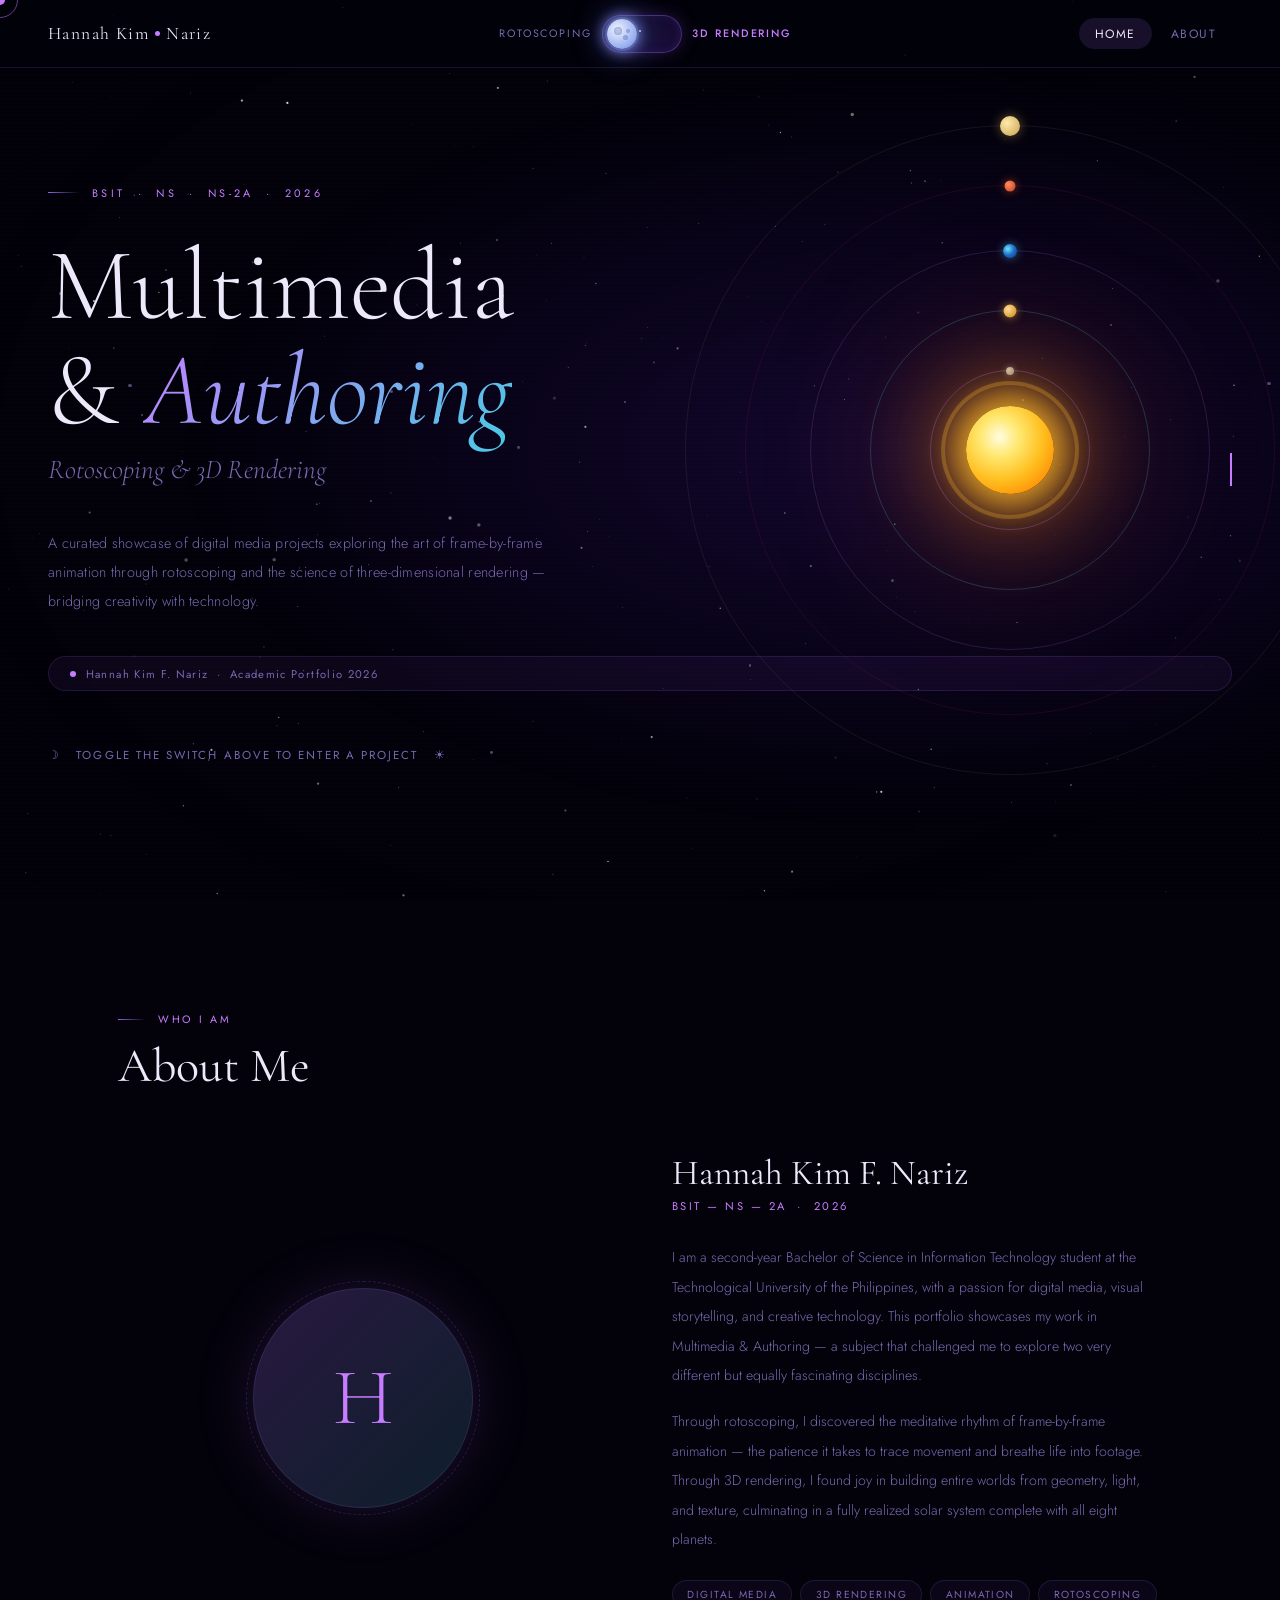
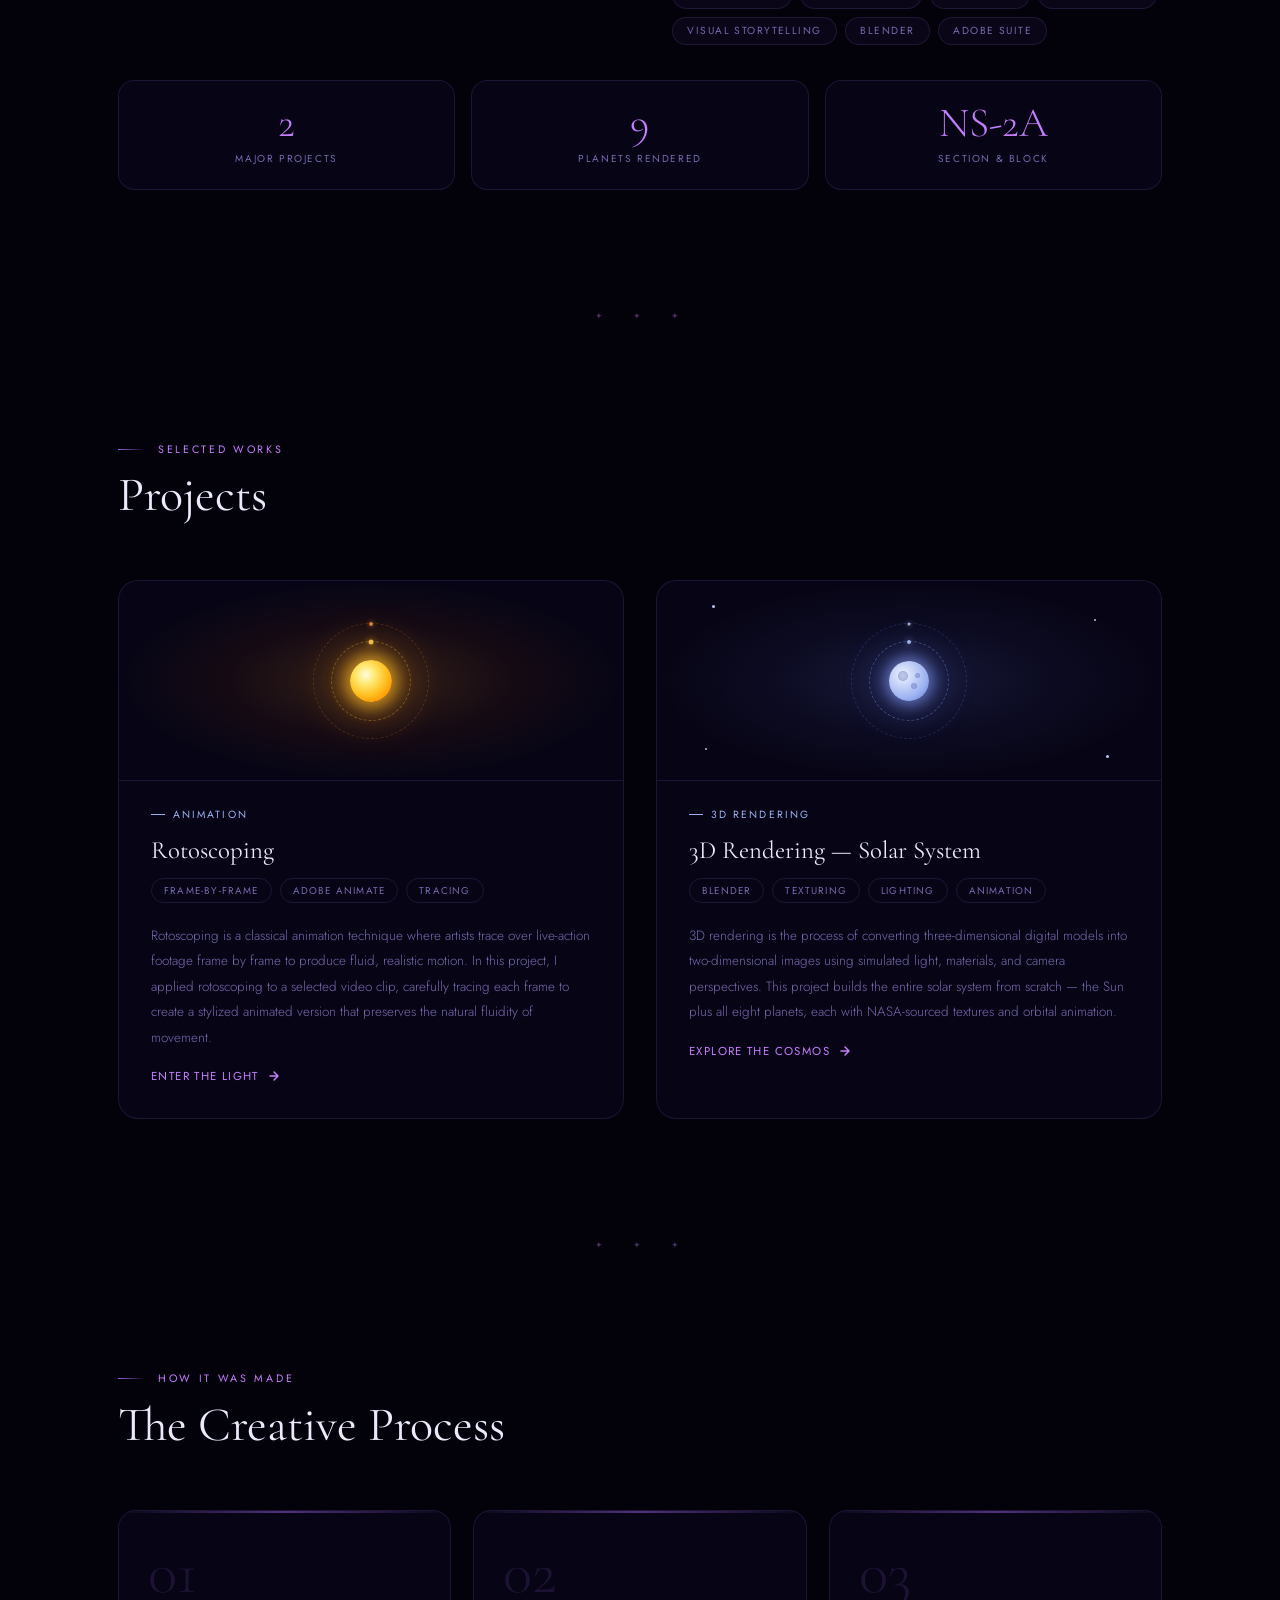
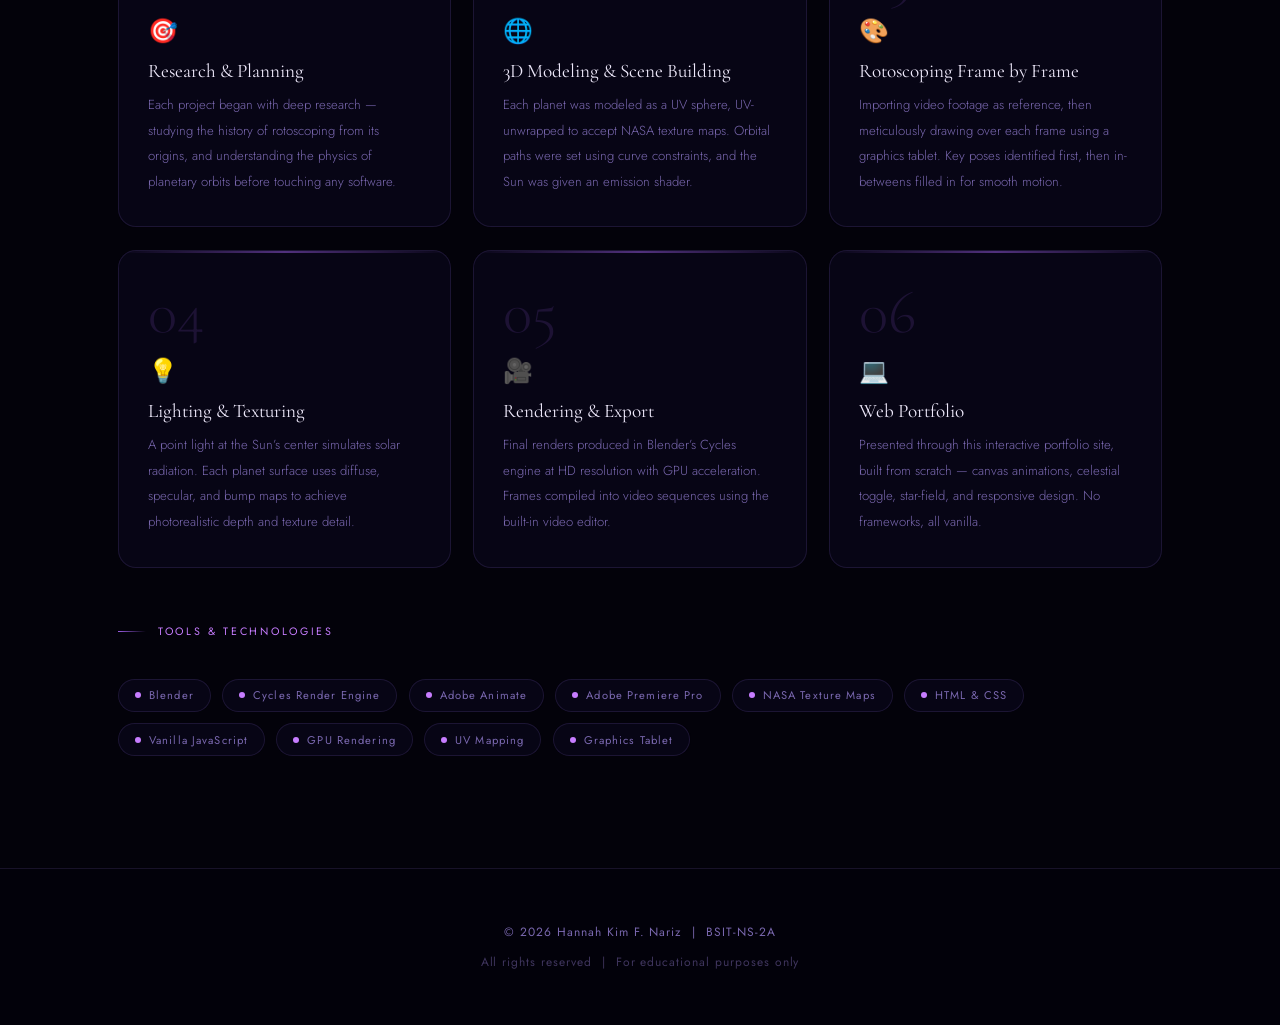
<file: index.html>
<!DOCTYPE html>
<html lang="en">
<head>
  <meta charset="UTF-8">
  <meta name="viewport" content="width=device-width, initial-scale=1.0">
  <title>Multimedia &amp; Authoring &mdash; Hannah Kim F. Nariz</title>
  <link rel="preconnect" href="https://fonts.googleapis.com">
  <link href="https://fonts.googleapis.com/css2?family=Cormorant+Garamond:ital,wght@0,300;0,400;0,600;1,300;1,400&family=Jost:wght@200;300;400;500&family=Cinzel:wght@400;500&display=swap" rel="stylesheet">
  <style>
    :root {
      --bg0:#03020a; --bg1:#07051a; --surface:#0f0a22;
      --card-bg:rgba(10,7,26,0.75); --border:rgba(170,130,255,0.13);
      --text:#ede8fa; --muted:#7a68b0; --accent:#9b5de5; --accent2:#c77dff;
      --accent3:#48cae4; --tag:#9ab0f0;
      --card-hover-shadow:0 30px 80px rgba(120,140,255,0.18);
      --card-hover-border:rgba(150,170,255,0.5);
      --hero-grad:radial-gradient(ellipse 80% 60% at 70% 50%,rgba(80,30,180,0.22),transparent 70%);
      --ease:cubic-bezier(0.23,1,0.32,1);
      --font-serif:'Cormorant Garamond',serif;
      --font-cinzel:'Cinzel',serif;
      --font-sans:'Jost',sans-serif;
      --transition-theme:1.4s cubic-bezier(0.4,0,0.2,1);
    }
    body.day {
      --bg0:#dff4ff; --bg1:#bce8fa; --surface:#e8f6ff;
      --card-bg:rgba(255,252,245,0.82); --border:rgba(200,160,60,0.22);
      --text:#1a1020; --muted:#5a6a8a; --accent:#e07b00; --accent2:#f5a623;
      --tag:#c07000; --card-hover-shadow:0 30px 80px rgba(255,160,30,0.2);
      --card-hover-border:rgba(255,190,60,0.6);
      --hero-grad:radial-gradient(ellipse 80% 60% at 70% 50%,rgba(255,200,80,0.28),transparent 70%);
    }

    *,*::before,*::after { margin:0; padding:0; box-sizing:border-box; }
    html { scroll-behavior:smooth; }
    body {
      font-family:var(--font-sans);
      background:var(--bg0);
      color:var(--text);
      min-height:100vh;
      overflow-x:hidden;
      cursor:none;
      transition:background var(--transition-theme), color var(--transition-theme);
    }

    /* CURSOR */
    #cursor { position:fixed; width:10px; height:10px; border-radius:50%; background:var(--accent2); pointer-events:none; z-index:9999; transform:translate(-50%,-50%); transition:width 0.3s, height 0.3s, background 0.3s; mix-blend-mode:difference; }
    #cursor-ring { position:fixed; width:36px; height:36px; border-radius:50%; border:1px solid rgba(199,125,255,0.5); pointer-events:none; z-index:9998; transform:translate(-50%,-50%); transition:width 0.4s, height 0.4s; }

    /* WARP INTRO */
    #warp-intro { position:fixed; inset:0; z-index:2000; background:#000; display:flex; flex-direction:column; align-items:center; justify-content:center; overflow:hidden; }
    #warp-canvas { position:absolute; inset:0; width:100%; height:100%; }
    .warp-text-wrap { position:relative; z-index:10; display:flex; flex-direction:column; align-items:center; gap:0; opacity:0; animation:warpTextIn 1s var(--ease) forwards 0.6s; }
    .warp-title { font-family:var(--font-cinzel); font-size:clamp(1.4rem,4vw,2.8rem); letter-spacing:0.4em; color:#fff; text-transform:uppercase; text-align:center; }
    .warp-line { width:0; height:1px; background:linear-gradient(to right,transparent,#c77dff,transparent); margin:0.9rem 0; animation:warpLineIn 0.9s var(--ease) forwards 1s; }
    .warp-sub { font-family:var(--font-sans); font-size:0.58rem; letter-spacing:0.6em; text-transform:uppercase; color:rgba(255,255,255,0.4); text-align:center; }
    @keyframes warpTextIn { from{opacity:0;transform:scale(0.9)} to{opacity:1;transform:scale(1)} }
    @keyframes warpLineIn { to{width:260px} }

    .warp-bar-top, .warp-bar-bottom { position:absolute; left:0; right:0; height:70px; background:#000; z-index:11; transition:height 1.4s cubic-bezier(0.77,0,0.175,1); }
    .warp-bar-top { top:0; }
    .warp-bar-bottom { bottom:0; }
    #warp-intro.bars-open .warp-bar-top,
    #warp-intro.bars-open .warp-bar-bottom { height:0; }

    /* VEIL */
    #veil { position:fixed; inset:0; z-index:1999; pointer-events:none; background:#000; opacity:0; transition:opacity 0.5s ease; }

    /* SCANLINES */
    .scanlines { position:fixed; inset:0; z-index:1; pointer-events:none; background:repeating-linear-gradient(0deg,transparent,transparent 2px,rgba(0,0,0,0.02) 2px,rgba(0,0,0,0.02) 4px); }

    /* BACKGROUNDS */
    #starfield { position:fixed; inset:0; pointer-events:none; z-index:0; transition:opacity 1.2s ease; }
    body.day #starfield { opacity:0; }
    #sky-layer { position:fixed; inset:0; z-index:0; pointer-events:none; background:linear-gradient(180deg,#7dcfff 0%,#c9ecff 40%,#ffeac8 100%); opacity:0; transition:opacity 1.2s ease; }
    body.day #sky-layer { opacity:1; }

    .nebula-layer { position:fixed; inset:0; pointer-events:none; z-index:0; overflow:hidden; transition:opacity 1.2s ease; }
    body.day .nebula-layer { opacity:0; }
    .nebula-cloud { position:absolute; border-radius:50%; filter:blur(90px); opacity:0; animation:nebulaDrift 24s ease-in-out infinite; }
    .nc1 { width:700px; height:500px; top:-10%; left:-10%; background:radial-gradient(ellipse,rgba(155,93,229,0.2),transparent 70%); animation-duration:28s; }
    .nc2 { width:600px; height:600px; top:30%; right:-15%; background:radial-gradient(ellipse,rgba(72,202,228,0.13),transparent 70%); animation-duration:33s; animation-delay:-9s; }
    .nc3 { width:800px; height:400px; bottom:-5%; left:20%; background:radial-gradient(ellipse,rgba(247,37,133,0.09),transparent 70%); animation-duration:25s; animation-delay:-16s; }
    .nc4 { width:500px; height:500px; top:50%; left:40%; background:radial-gradient(ellipse,rgba(199,125,255,0.11),transparent 70%); animation-duration:38s; animation-delay:-6s; }
    @keyframes nebulaDrift { 0%{opacity:0;transform:scale(1) translate(0,0)} 20%{opacity:1} 50%{opacity:0.6;transform:scale(1.1) translate(30px,-20px)} 80%{opacity:1} 100%{opacity:0;transform:scale(1) translate(0,0)} }

    .cloud-layer { position:fixed; inset:0; z-index:0; pointer-events:none; overflow:hidden; opacity:0; transition:opacity 1.4s ease; }
    body.day .cloud-layer { opacity:1; }
    #shooting-stars { position:fixed; inset:0; pointer-events:none; z-index:1; }
    body.day #shooting-stars { opacity:0; }

    .dust-particle { position:fixed; border-radius:50%; pointer-events:none; z-index:1; animation:dustFloat linear infinite; transition:background 1s ease; }
    body.day .dust-particle { background:rgba(255,200,80,0.5) !important; }
    @keyframes dustFloat { 0%{transform:translateY(0) translateX(0) scale(1);opacity:0} 10%{opacity:1} 90%{opacity:0.5} 100%{transform:translateY(-220px) translateX(var(--dx,40px)) scale(0.4);opacity:0} }

    .pfloat { position:fixed; border-radius:50%; animation:floatUp linear infinite; opacity:0; pointer-events:none; z-index:2; }
    @keyframes floatUp { 0%{opacity:0;transform:translateY(0) scale(1)} 10%{opacity:0.6} 90%{opacity:0.2} 100%{opacity:0;transform:translateY(-100vh) scale(0.5)} }

    /* NAV */
    nav {
      position:fixed; top:0; left:0; right:0; z-index:300;
      height:68px; display:flex; align-items:center; justify-content:space-between;
      padding:0 3rem; backdrop-filter:blur(22px);
      border-bottom:1px solid var(--border);
      transform:translateY(-100%);
      animation:navDrop 0.9s var(--ease) forwards 3.2s;
      transition:background var(--transition-theme), border-color var(--transition-theme);
    }
    @keyframes navDrop { to{transform:translateY(0)} }
    body:not(.day) nav { background:rgba(3,2,10,0.6); }
    body.day nav { background:rgba(220,242,255,0.65); }

    .nav-brand { font-family:var(--font-serif); font-size:1.1rem; font-weight:400; color:var(--text); text-decoration:none; letter-spacing:0.08em; display:flex; align-items:center; gap:4px; transition:color var(--transition-theme); }
    .brand-dot { display:inline-block; width:5px; height:5px; border-radius:50%; background:var(--accent2); margin:0 2px; animation:pulse 2.5s ease-in-out infinite; transition:background var(--transition-theme); }
    .nav-links { display:flex; gap:0.2rem; }
    .nav-links a { font-size:0.75rem; font-weight:400; letter-spacing:0.12em; text-transform:uppercase; color:var(--muted); text-decoration:none; padding:0.4rem 1rem; border-radius:30px; transition:color 0.25s, background 0.25s; }
    .nav-links a:hover, .nav-links a.active { color:var(--text); background:rgba(155,93,229,0.15); }
    body.day .nav-links a:hover, body.day .nav-links a.active { background:rgba(224,123,0,0.12); }

    /* CELESTIAL TOGGLE */
    .celestial-toggle { position:relative; display:flex; align-items:center; gap:10px; }
    .toggle-label { font-size:0.67rem; letter-spacing:0.18em; text-transform:uppercase; color:var(--muted); font-weight:400; transition:color 0.4s, opacity 0.4s; user-select:none; min-width:68px; }
    .toggle-label.lbl-roto { text-align:right; }
    .toggle-label.lbl-render { text-align:left; }
    body:not(.day) .toggle-label.lbl-render { color:var(--accent2); font-weight:500; }
    body.day .toggle-label.lbl-roto { color:var(--accent2); font-weight:500; }
    .toggle-track { position:relative; width:80px; height:38px; border-radius:40px; cursor:pointer; transition:background 0.8s ease, box-shadow 0.8s ease, border-color 0.8s; border:1px solid; flex-shrink:0; }
    body:not(.day) .toggle-track { background:linear-gradient(135deg,#0d0820 0%,#1a0e3a 100%); border-color:rgba(155,93,229,0.4); box-shadow:0 0 18px rgba(155,93,229,0.25), inset 0 0 10px rgba(100,60,200,0.15); }
    body.day .toggle-track { background:linear-gradient(135deg,#87d4f8 0%,#b8e8ff 100%); border-color:rgba(224,160,40,0.5); box-shadow:0 0 18px rgba(255,200,60,0.35), inset 0 0 10px rgba(255,220,100,0.2); }
    .track-star { position:absolute; border-radius:50%; background:rgba(255,255,255,0.9); transition:opacity 0.6s ease; }
    body.day .track-star { opacity:0; }
    .track-cloud { position:absolute; border-radius:6px; background:rgba(255,255,255,0.75); transition:opacity 0.6s ease; opacity:0; }
    body.day .track-cloud { opacity:1; }
    .toggle-orb { position:absolute; top:50%; transform:translateY(-50%); width:30px; height:30px; border-radius:50%; transition:left 0.7s cubic-bezier(0.68,-0.3,0.27,1.3), background 0.8s ease, box-shadow 0.8s ease; z-index:2; }
    body:not(.day) .toggle-orb { left:4px; background:radial-gradient(circle at 35% 35%,#f0f4ff 0%,#c8d4f8 30%,#9ab0f0 65%,#5878d0 100%); box-shadow:0 0 0 2px rgba(150,170,255,0.2), 0 0 12px 4px rgba(140,160,255,0.6), 0 0 28px 10px rgba(100,130,255,0.25); }
    body.day .toggle-orb { left:46px; background:radial-gradient(circle at 38% 35%,#fffce0 0%,#ffe870 25%,#ffbf20 55%,#ff8800 85%,#ff5500 100%); box-shadow:0 0 0 3px rgba(255,210,60,0.2), 0 0 16px 6px rgba(255,190,40,0.75), 0 0 38px 16px rgba(255,150,20,0.4), 0 0 70px 30px rgba(255,100,0,0.15); }
    .orb-crater { position:absolute; border-radius:50%; background:rgba(60,80,160,0.28); border:1px solid rgba(80,100,180,0.18); transition:opacity 0.5s ease; }
    body.day .orb-crater { opacity:0; }
    .orb-rays-wrap { position:absolute; top:50%; left:50%; width:54px; height:54px; transform:translate(-50%,-50%); animation:rotateSlow 10s linear infinite; pointer-events:none; transition:opacity 0.7s ease; opacity:0; }
    body.day .orb-rays-wrap { opacity:1; }
    .orb-ray { position:absolute; top:50%; left:50%; width:1px; height:10px; background:linear-gradient(to bottom,rgba(255,230,80,0.9),transparent); transform-origin:bottom center; }

    /* HERO */
    .hero { position:relative; z-index:10; min-height:100vh; display:flex; flex-direction:column; justify-content:center; padding:9rem 3rem 6rem; overflow:hidden; }
    .hero::before { content:''; position:absolute; inset:0; background:var(--hero-grad); pointer-events:none; transition:background var(--transition-theme); }
    .hero::after { content:''; position:absolute; inset:0; pointer-events:none; background:radial-gradient(ellipse 100% 100% at 50% 50%,transparent 50%,rgba(3,2,10,0.7) 100%); z-index:0; }

    /* ORBITAL */
    .orbital-system { position:absolute; right:-60px; top:50%; transform:translateY(-50%); width:660px; height:660px; pointer-events:none; }
    .orbit-ring { position:absolute; border-radius:50%; border:1px solid; top:50%; left:50%; transform:translate(-50%,-50%); transition:border-color var(--transition-theme); }
    body:not(.day) .orbit-ring:nth-child(1) { width:160px; height:160px; border-color:rgba(155,93,229,0.35); animation:spinOrbit 13s linear infinite; }
    body:not(.day) .orbit-ring:nth-child(2) { width:280px; height:280px; border-color:rgba(72,202,228,0.22); animation:spinOrbit 23s linear infinite reverse; }
    body:not(.day) .orbit-ring:nth-child(3) { width:400px; height:400px; border-color:rgba(199,125,255,0.16); animation:spinOrbit 36s linear infinite; }
    body:not(.day) .orbit-ring:nth-child(4) { width:530px; height:530px; border-color:rgba(247,37,133,0.1); animation:spinOrbit 52s linear infinite reverse; }
    body:not(.day) .orbit-ring:nth-child(5) { width:650px; height:650px; border-color:rgba(255,215,122,0.08); animation:spinOrbit 78s linear infinite; }
    body.day .orbit-ring:nth-child(1) { width:160px; height:160px; border-color:rgba(255,180,30,0.4); animation:spinOrbit 13s linear infinite; }
    body.day .orbit-ring:nth-child(2) { width:280px; height:280px; border-color:rgba(255,140,20,0.25); animation:spinOrbit 23s linear infinite reverse; }
    body.day .orbit-ring:nth-child(3) { width:400px; height:400px; border-color:rgba(255,100,20,0.15); animation:spinOrbit 36s linear infinite; }
    body.day .orbit-ring:nth-child(4) { width:530px; height:530px; border-color:rgba(200,130,20,0.1); animation:spinOrbit 52s linear infinite reverse; }
    body.day .orbit-ring:nth-child(5) { width:650px; height:650px; border-color:rgba(180,120,10,0.07); animation:spinOrbit 78s linear infinite; }
    .orbit-dot { position:absolute; border-radius:50%; top:0; left:50%; transform:translate(-50%,-50%); }

    .hero-center-body { position:absolute; top:50%; left:50%; transform:translate(-50%,-50%); width:88px; height:88px; border-radius:50%; z-index:2; background:radial-gradient(circle at 38% 35%,#fffce0 0%,#ffe870 25%,#ffbf20 55%,#ff8800 85%,#ff5500 100%); box-shadow:0 0 28px 12px rgba(255,190,40,0.7), 0 0 80px 32px rgba(255,150,20,0.38), 0 0 160px 70px rgba(255,100,0,0.16); animation:sunGlowHero 4s ease-in-out infinite; }
    @keyframes sunGlowHero { 0%,100%{box-shadow:0 0 28px 12px rgba(255,190,40,0.7),0 0 80px 32px rgba(255,150,20,0.38),0 0 160px 70px rgba(255,100,0,0.16)} 50%{box-shadow:0 0 40px 18px rgba(255,210,60,0.9),0 0 110px 46px rgba(255,170,30,0.5),0 0 200px 90px rgba(255,110,0,0.22)} }
    .hero-center-corona { position:absolute; top:50%; left:50%; transform:translate(-50%,-50%); width:130px; height:130px; border-radius:50%; pointer-events:none; z-index:1; animation:coronaPulse 4.5s ease-in-out infinite; box-shadow:0 0 0 4px rgba(255,210,60,0.25); }
    @keyframes coronaPulse { 0%,100%{transform:translate(-50%,-50%) scale(1)} 50%{transform:translate(-50%,-50%) scale(1.14)} }
    .hero-rays { position:absolute; top:50%; left:50%; width:160px; height:160px; transform:translate(-50%,-50%); animation:rotateSlow 20s linear infinite; pointer-events:none; z-index:1; }
    .hero-ray-line { position:absolute; top:50%; left:50%; width:1.5px; height:38px; background:linear-gradient(to bottom,rgba(255,230,80,0.75),transparent); transform-origin:bottom center; }
    .planet { position:absolute; border-radius:50%; top:0; left:50%; transform:translate(-50%,-50%); }
    .p-mercury { width:8px; height:8px; background:radial-gradient(circle at 35% 35%,#ccc,#888); box-shadow:0 0 6px rgba(200,200,200,0.5); }
    .p-venus { width:13px; height:13px; background:radial-gradient(circle at 35% 35%,#ffe4a0,#c8860a); box-shadow:0 0 8px rgba(255,200,80,0.6); }
    .p-earth { width:14px; height:14px; background:radial-gradient(circle at 35% 35%,#6be8ff,#1a6bc7,#1a4080); box-shadow:0 0 10px rgba(72,200,255,0.5); }
    .p-mars { width:11px; height:11px; background:radial-gradient(circle at 35% 35%,#ff9060,#c0391b); box-shadow:0 0 8px rgba(255,100,50,0.5); }
    .p-saturn { width:20px; height:20px; background:radial-gradient(circle at 35% 35%,#ffeaaa,#c8a050); box-shadow:0 0 12px rgba(255,210,100,0.4); }

    /* HERO TEXT */
    .hero-eyebrow { font-size:0.68rem; letter-spacing:0.3em; text-transform:uppercase; color:var(--accent2); margin-bottom:2rem; display:flex; align-items:center; gap:12px; opacity:0; animation:fadeUp 0.8s ease forwards 3.3s; transition:color var(--transition-theme); position:relative; z-index:5; }
    .eyebrow-line { width:32px; height:1px; background:linear-gradient(to right,var(--accent),transparent); }
    .hero h1 { font-family:var(--font-serif); font-size:clamp(3rem,8vw,7.5rem); font-weight:300; line-height:1.03; color:var(--text); margin-bottom:0.6rem; opacity:0; animation:fadeUp 0.9s ease forwards 3.5s; transition:color var(--transition-theme); position:relative; z-index:5; }
    .hero h1 em { font-style:italic; font-weight:300; background:linear-gradient(135deg,#c77dff,#48cae4,#f72585); background-clip:text; -webkit-background-clip:text; color:transparent; -webkit-text-fill-color:transparent; background-size:200% 200%; animation:gradientShift 6s ease infinite; }
    body.day .hero h1 em { background:linear-gradient(135deg,#ff8800,#ffcc00,#ff4400); background-clip:text; -webkit-background-clip:text; color:transparent; -webkit-text-fill-color:transparent; }
    @keyframes gradientShift { 0%{background-position:0% 50%} 50%{background-position:100% 50%} 100%{background-position:0% 50%} }
    .hero h2 { font-family:var(--font-serif); font-size:clamp(1rem,2.5vw,1.7rem); font-weight:300; font-style:italic; color:var(--muted); margin-bottom:2.2rem; opacity:0; animation:fadeUp 0.9s ease forwards 3.7s; transition:color var(--transition-theme); position:relative; z-index:5; }
    .hero-desc { max-width:520px; color:var(--muted); font-size:0.9rem; font-weight:300; line-height:2; letter-spacing:0.02em; opacity:0; animation:fadeUp 0.9s ease forwards 3.9s; transition:color var(--transition-theme); position:relative; z-index:5; }
    .hero-badge { display:inline-flex; align-items:center; gap:10px; border:1px solid var(--border); background:rgba(155,93,229,0.07); padding:0.55rem 1.3rem; border-radius:40px; margin-top:2.5rem; font-size:0.7rem; letter-spacing:0.12em; color:var(--muted); opacity:0; animation:fadeUp 0.9s ease forwards 4.1s; transition:border-color var(--transition-theme), color var(--transition-theme), background var(--transition-theme); position:relative; z-index:5; }
    body.day .hero-badge { background:rgba(255,160,30,0.08); }
    .badge-dot { width:6px; height:6px; border-radius:50%; background:var(--accent2); animation:pulse 2s ease-in-out infinite; transition:background var(--transition-theme); }
    .hero-hint { margin-top:3.5rem; font-size:0.72rem; letter-spacing:0.18em; text-transform:uppercase; color:var(--muted); opacity:0; animation:fadeUp 0.9s ease forwards 4.3s; transition:color var(--transition-theme); position:relative; z-index:5; }

    /* Typewriter */
    .typewriter { display:inline-block; overflow:hidden; white-space:nowrap; border-right:2px solid var(--accent2); animation:typewriter 1.8s steps(24) forwards 3.8s, blinkCaret 0.75s step-end infinite 3.8s; width:0; }
    @keyframes typewriter { to{width:100%} }
    @keyframes blinkCaret { 0%,100%{border-color:var(--accent2)} 50%{border-color:transparent} }

    @keyframes fadeUp { from{opacity:0;transform:translateY(24px)} to{opacity:1;transform:translateY(0)} }
    @keyframes pulse { 0%,100%{opacity:1;transform:scale(1)} 50%{opacity:0.3;transform:scale(0.75)} }
    @keyframes spinOrbit { to{transform:translate(-50%,-50%) rotate(360deg)} }
    @keyframes rotateSlow { to{transform:translate(-50%,-50%) rotate(360deg)} }

    /* SECTIONS */
    .section { position:relative; z-index:10; padding:7rem 3rem; max-width:1140px; margin:0 auto; }
    .section-eyebrow { font-size:0.67rem; letter-spacing:0.25em; text-transform:uppercase; color:var(--accent2); margin-bottom:0.6rem; display:flex; align-items:center; gap:12px; transition:color var(--transition-theme); }
    .section-eyebrow::before { content:''; width:28px; height:1px; background:linear-gradient(to right,var(--accent),transparent); }
    .section-title { font-family:var(--font-serif); font-size:clamp(1.8rem,4vw,3rem); font-weight:400; color:var(--text); margin-bottom:3.5rem; transition:color var(--transition-theme); }

    .star-divider { position:relative; z-index:10; text-align:center; padding:0.5rem; color:var(--accent2); font-size:0.55rem; letter-spacing:0.6em; opacity:0.35; }

    /* CARDS */
    .projects-grid { display:grid; grid-template-columns:repeat(auto-fit,minmax(340px,1fr)); gap:2rem; }
    .project-card { position:relative; border-radius:20px; text-decoration:none; color:inherit; display:block; overflow:hidden; border:1px solid var(--border); background:var(--card-bg); backdrop-filter:blur(14px); transition:transform 0.4s var(--ease), border-color 0.4s, box-shadow 0.4s, background var(--transition-theme); }
    .project-card:hover { transform:translateY(-10px) scale(1.01); border-color:var(--card-hover-border); box-shadow:var(--card-hover-shadow); }
    .project-card::before { content:''; position:absolute; top:0; left:0; right:0; height:1.5px; background:linear-gradient(to right,transparent,var(--accent2),transparent); opacity:0; transition:opacity 0.4s; }
    .project-card:hover::before { opacity:1; }
    .card-visual { width:100%; height:200px; position:relative; overflow:hidden; display:flex; align-items:center; justify-content:center; border-bottom:1px solid var(--border); transition:border-color var(--transition-theme); }
    .card-visual-bg { position:absolute; inset:0; transition:background 1s ease; }
    .card-roto .card-visual-bg { background:radial-gradient(ellipse at center,rgba(255,160,30,0.18) 0%,rgba(255,100,0,0.06) 40%,transparent 70%); }
    .card-render .card-visual-bg { background:radial-gradient(ellipse at center,rgba(120,140,255,0.15) 0%,rgba(80,100,220,0.06) 40%,transparent 70%); }
    .card-orbital { position:relative; width:130px; height:130px; flex-shrink:0; }
    .card-orbit-ring { position:absolute; border-radius:50%; border:1px dashed; top:50%; left:50%; transform:translate(-50%,-50%); }
    .card-roto .card-orbit-ring:nth-child(1) { width:80px; height:80px; border-color:rgba(255,200,60,0.35); animation:spinOrbit 9s linear infinite; }
    .card-roto .card-orbit-ring:nth-child(2) { width:116px; height:116px; border-color:rgba(255,150,30,0.2); animation:spinOrbit 16s linear infinite reverse; }
    .card-render .card-orbit-ring:nth-child(1) { width:80px; height:80px; border-color:rgba(150,170,255,0.35); animation:spinOrbit 9s linear infinite; }
    .card-render .card-orbit-ring:nth-child(2) { width:116px; height:116px; border-color:rgba(120,140,255,0.2); animation:spinOrbit 16s linear infinite reverse; }
    .card-orbit-dot { position:absolute; border-radius:50%; top:0; left:50%; transform:translate(-50%,-50%); }
    .card-sun-body { position:absolute; top:50%; left:50%; transform:translate(-50%,-50%); width:42px; height:42px; border-radius:50%; z-index:2; background:radial-gradient(circle at 38% 35%,#fffce0 0%,#ffe870 25%,#ffbf20 55%,#ff8800 85%,#ff5500 100%); box-shadow:0 0 16px 6px rgba(255,190,40,0.65), 0 0 40px 16px rgba(255,150,20,0.3); animation:sunGlow 4s ease-in-out infinite; }
    .card-moon-body { position:absolute; top:50%; left:50%; transform:translate(-50%,-50%); width:40px; height:40px; border-radius:50%; z-index:2; background:radial-gradient(circle at 35% 35%,#f0f4ff 0%,#c8d4f8 30%,#9ab0f0 65%,#5878d0 100%); box-shadow:0 0 14px 5px rgba(140,160,255,0.55), 0 0 36px 14px rgba(100,130,255,0.22); animation:moonGlow 5s ease-in-out infinite; }
    .card-moon-crater { position:absolute; border-radius:50%; background:rgba(60,80,160,0.28); border:1px solid rgba(80,100,180,0.18); }
    @keyframes sunGlow { 0%,100%{box-shadow:0 0 16px 6px rgba(255,190,40,0.65),0 0 40px 16px rgba(255,150,20,0.3)} 50%{box-shadow:0 0 26px 10px rgba(255,210,60,0.85),0 0 60px 26px rgba(255,170,30,0.42)} }
    @keyframes moonGlow { 0%,100%{box-shadow:0 0 14px 5px rgba(140,160,255,0.55),0 0 36px 14px rgba(100,130,255,0.22)} 50%{box-shadow:0 0 22px 9px rgba(160,180,255,0.75),0 0 55px 22px rgba(120,145,255,0.35)} }
    .card-rays { position:absolute; top:50%; left:50%; width:76px; height:76px; transform:translate(-50%,-50%); animation:rotateSlow 14s linear infinite; pointer-events:none; z-index:1; }
    .card-ray-line { position:absolute; top:50%; left:50%; width:1px; height:12px; background:linear-gradient(to bottom,rgba(255,230,80,0.75),transparent); transform-origin:bottom center; }
    .card-content { padding:1.6rem 2rem 2rem; }
    .card-tag { font-size:0.65rem; letter-spacing:0.2em; text-transform:uppercase; margin-bottom:0.8rem; display:flex; align-items:center; gap:8px; color:var(--tag); transition:color var(--transition-theme); }
    .card-tag::before { content:''; width:14px; height:1px; background:currentColor; }
    .card-content h3 { font-family:var(--font-serif); font-size:1.55rem; font-weight:400; color:var(--text); margin-bottom:0.8rem; transition:color var(--transition-theme); }
    .card-content p { font-size:0.84rem; color:var(--muted); line-height:1.9; font-weight:300; margin-bottom:0.8rem; transition:color var(--transition-theme); }
    .card-meta { display:flex; flex-wrap:wrap; gap:0.5rem; margin-bottom:1.2rem; }
    .card-pill { font-size:0.62rem; letter-spacing:0.12em; text-transform:uppercase; padding:0.28rem 0.75rem; border-radius:20px; border:1px solid var(--border); color:var(--muted); transition:border-color var(--transition-theme), color var(--transition-theme); }
    .card-cta { display:inline-flex; align-items:center; gap:8px; font-size:0.72rem; font-weight:400; letter-spacing:0.12em; text-transform:uppercase; color:var(--accent2); transition:gap 0.2s, color var(--transition-theme); }
    .project-card:hover .card-cta { gap:14px; }
    .card-sparkle { position:absolute; background:rgba(200,215,255,0.9); border-radius:50%; animation:twinkleS 3s ease-in-out infinite; }
    @keyframes twinkleS { 0%,100%{opacity:0.5;transform:scale(1)} 50%{opacity:1;transform:scale(1.6)} }

    /* ABOUT */
    .about-grid { display:grid; grid-template-columns:1fr 1fr; gap:4rem; align-items:center; }
    .about-avatar-wrap { display:flex; justify-content:center; align-items:center; }
    .about-avatar { width:220px; height:220px; border-radius:50%; background:linear-gradient(135deg,rgba(155,93,229,0.25),rgba(72,202,228,0.15)); border:1px solid var(--border); display:flex; align-items:center; justify-content:center; font-family:var(--font-serif); font-size:5rem; font-weight:300; color:var(--accent2); box-shadow:0 0 60px rgba(155,93,229,0.18); position:relative; transition:border-color var(--transition-theme), box-shadow var(--transition-theme); }
    .about-avatar::after { content:''; position:absolute; inset:-8px; border-radius:50%; border:1px dashed rgba(155,93,229,0.22); animation:spinOrbit 28s linear infinite; }
    .about-info h3 { font-family:var(--font-serif); font-size:2.2rem; font-weight:400; color:var(--text); margin-bottom:0.3rem; transition:color var(--transition-theme); }
    .about-role { font-size:0.7rem; letter-spacing:0.22em; text-transform:uppercase; color:var(--accent2); margin-bottom:1.8rem; display:block; transition:color var(--transition-theme); }
    .about-info p { font-size:0.88rem; line-height:2.1; color:var(--muted); font-weight:300; margin-bottom:1rem; transition:color var(--transition-theme); }
    .about-tags { display:flex; flex-wrap:wrap; gap:0.5rem; margin-top:1.6rem; }
    .about-tag { font-size:0.64rem; letter-spacing:0.14em; text-transform:uppercase; padding:0.35rem 0.9rem; border-radius:30px; border:1px solid var(--border); color:var(--muted); background:rgba(155,93,229,0.06); transition:border-color 0.3s, color 0.3s; }
    .about-tag:hover { border-color:var(--accent2); color:var(--accent2); }
    body.day .about-tag { background:rgba(255,160,30,0.06); }
    .stats-row { display:grid; grid-template-columns:repeat(3,1fr); gap:1rem; margin-top:2.2rem; }
    .stat-box { background:var(--card-bg); border:1px solid var(--border); border-radius:16px; padding:1.4rem 1rem; text-align:center; backdrop-filter:blur(12px); transition:transform 0.3s, border-color 0.3s, box-shadow 0.3s, background var(--transition-theme); }
    .stat-box:hover { transform:translateY(-5px); border-color:var(--card-hover-border); box-shadow:0 20px 50px rgba(120,80,220,0.16); }
    .stat-num { font-family:var(--font-serif); font-size:2.6rem; font-weight:300; color:var(--accent2); line-height:1; transition:color var(--transition-theme); }
    .stat-label { font-size:0.63rem; letter-spacing:0.16em; text-transform:uppercase; color:var(--muted); margin-top:0.4rem; transition:color var(--transition-theme); }

    /* PROCESS */
    .process-grid { display:grid; grid-template-columns:repeat(auto-fit,minmax(260px,1fr)); gap:1.4rem; }
    .process-step { background:var(--card-bg); border:1px solid var(--border); border-radius:18px; padding:2rem 1.8rem; backdrop-filter:blur(12px); position:relative; overflow:hidden; transition:transform 0.3s, box-shadow 0.3s, border-color 0.3s, background var(--transition-theme); }
    .process-step:hover { transform:translateY(-6px); box-shadow:var(--card-hover-shadow); border-color:var(--card-hover-border); }
    .process-step::before { content:''; position:absolute; top:0; left:0; right:0; height:2px; background:linear-gradient(to right,transparent,var(--accent),transparent); opacity:0.5; transition:opacity 0.3s; }
    .process-step:hover::before { opacity:1; }
    .step-num { font-family:var(--font-serif); font-size:3.8rem; font-weight:300; color:var(--accent); opacity:0.15; line-height:1; margin-bottom:0.6rem; transition:color var(--transition-theme); }
    .step-icon { font-size:1.5rem; margin-bottom:0.7rem; }
    .step-title { font-family:var(--font-serif); font-size:1.2rem; font-weight:400; color:var(--text); margin-bottom:0.55rem; transition:color var(--transition-theme); }
    .step-desc { font-size:0.82rem; color:var(--muted); line-height:1.95; font-weight:300; transition:color var(--transition-theme); }
    .tools-row { display:flex; flex-wrap:wrap; gap:0.7rem; margin-top:2.5rem; }
    .tool-chip { display:flex; align-items:center; gap:8px; font-size:0.7rem; letter-spacing:0.1em; padding:0.48rem 1rem; border-radius:30px; border:1px solid var(--border); background:var(--card-bg); color:var(--muted); backdrop-filter:blur(8px); transition:border-color 0.3s, color 0.3s, transform 0.2s, background var(--transition-theme); }
    .tool-chip:hover { border-color:var(--accent2); color:var(--text); transform:translateY(-2px); }
    .tool-dot { width:6px; height:6px; border-radius:50%; background:var(--accent2); flex-shrink:0; transition:background var(--transition-theme); }

    /* FOOTER */
    footer { position:relative; z-index:10; border-top:1px solid var(--border); text-align:center; padding:3rem 1.5rem; font-size:0.75rem; letter-spacing:0.08em; color:var(--muted); line-height:2.5; transition:border-color var(--transition-theme), color var(--transition-theme), background var(--transition-theme); }
    body:not(.day) footer { background:rgba(3,2,10,0.7); }
    body.day footer { background:rgba(200,235,255,0.5); }
    footer span { opacity:0.5; }

    /* REVEAL */
    .reveal { opacity:0; transform:translateY(30px); transition:opacity 0.8s var(--ease), transform 0.8s var(--ease); }
    .reveal.visible { opacity:1; transform:translateY(0); }

    @media(max-width:900px) { .about-grid{grid-template-columns:1fr;gap:2.5rem;} .about-avatar-wrap{order:-1;} }
    @media(max-width:700px) {
      nav{padding:0 1.2rem;} .hero{padding:7rem 1.5rem 4rem;} .orbital-system{display:none;}
      .section{padding:5rem 1.5rem;} .toggle-label{display:none;}
      .stats-row{grid-template-columns:1fr 1fr;} .about-avatar{width:160px;height:160px;font-size:3.5rem;}
    }
  </style>
</head>
<body>

<div id="veil"></div>

<!-- WARP INTRO -->
<div id="warp-intro">
  <div class="warp-bar-top"></div>
  <div class="warp-bar-bottom"></div>
  <canvas id="warp-canvas"></canvas>
  <div class="warp-text-wrap" id="warpText">
    <div class="warp-title">Hannah Kim F. Nariz</div>
    <div class="warp-line"></div>
    <div class="warp-sub">BSIT &middot; NS-2A &middot; Multimedia &amp; Authoring &middot; 2026</div>
  </div>
</div>

<div id="cursor"></div>
<div id="cursor-ring"></div>

<canvas id="starfield"></canvas>
<div id="sky-layer"></div>
<div class="nebula-layer">
  <div class="nebula-cloud nc1"></div>
  <div class="nebula-cloud nc2"></div>
  <div class="nebula-cloud nc3"></div>
  <div class="nebula-cloud nc4"></div>
</div>
<div class="cloud-layer" id="cloud-layer"></div>
<div id="shooting-stars"></div>
<div class="scanlines"></div>

<nav>
  <a href="index.html" class="nav-brand">Hannah Kim<span class="brand-dot"></span>Nariz</a>
  <div class="celestial-toggle" id="celestialToggle" title="Switch project">
    <span class="toggle-label lbl-roto">Rotoscoping</span>
    <div class="toggle-track" id="toggleTrack">
      <div class="track-star" style="width:3px;height:3px;top:8px;left:22px;"></div>
      <div class="track-star" style="width:2px;height:2px;top:14px;left:36px;"></div>
      <div class="track-star" style="width:2px;height:2px;top:22px;left:26px;"></div>
      <div class="track-cloud" style="width:22px;height:8px;top:12px;right:10px;filter:blur(1px);"></div>
      <div class="track-cloud" style="width:14px;height:6px;top:18px;right:18px;filter:blur(1px);"></div>
      <div class="toggle-orb" id="toggleOrb">
        <div class="orb-crater" style="width:8px;height:8px;top:8px;left:7px;"></div>
        <div class="orb-crater" style="width:5px;height:5px;top:16px;left:16px;"></div>
        <div class="orb-crater" style="width:4px;height:4px;top:10px;right:7px;"></div>
        <div class="orb-rays-wrap" id="orbRays"></div>
      </div>
    </div>
    <span class="toggle-label lbl-render">3D Rendering</span>
  </div>
  <div class="nav-links">
    <a href="index.html" class="active">Home</a>
    <a href="about.html">About</a>
  </div>
</nav>

<section class="hero">
  <div class="orbital-system" id="orbital-system">
    <div class="orbit-ring"><div class="orbit-dot p-mercury"></div></div>
    <div class="orbit-ring"><div class="orbit-dot p-venus"></div></div>
    <div class="orbit-ring"><div class="orbit-dot p-earth"></div></div>
    <div class="orbit-ring"><div class="orbit-dot p-mars"></div></div>
    <div class="orbit-ring"><div class="orbit-dot p-saturn"></div></div>
    <div class="hero-center-corona"></div>
    <div class="hero-rays" id="heroRays"></div>
    <div class="hero-center-body" id="heroCenterBody"></div>
  </div>
  <div class="hero-eyebrow"><span class="eyebrow-line"></span>BSIT &nbsp;&middot;&nbsp; NS &nbsp;&middot;&nbsp; NS-2A &nbsp;&middot;&nbsp; 2026</div>
  <h1>Multimedia<br>&amp; <em>Authoring</em></h1>
  <h2><span class="typewriter">Rotoscoping &amp; 3D Rendering</span></h2>
  <p class="hero-desc">A curated showcase of digital media projects exploring the art of frame-by-frame animation through rotoscoping and the science of three-dimensional rendering &mdash; bridging creativity with technology.</p>
  <div class="hero-badge"><span class="badge-dot"></span>Hannah Kim F. Nariz &nbsp;&middot;&nbsp; Academic Portfolio 2026</div>
  <p class="hero-hint">&#9789; &nbsp; Toggle the switch above to enter a project &nbsp; &#9728;</p>
</section>

<!-- ABOUT -->
<div class="section reveal">
  <div class="section-eyebrow">Who I Am</div>
  <h2 class="section-title">About Me</h2>
  <div class="about-grid">
    <div class="about-avatar-wrap"><div class="about-avatar">H</div></div>
    <div class="about-info">
      <h3>Hannah Kim F. Nariz</h3>
      <span class="about-role">BSIT &mdash; NS &mdash; 2A &nbsp;&middot;&nbsp; 2026</span>
      <p>I am a second-year Bachelor of Science in Information Technology student at the Technological University of the Philippines, with a passion for digital media, visual storytelling, and creative technology. This portfolio showcases my work in Multimedia &amp; Authoring &mdash; a subject that challenged me to explore two very different but equally fascinating disciplines.</p>
      <p>Through rotoscoping, I discovered the meditative rhythm of frame-by-frame animation &mdash; the patience it takes to trace movement and breathe life into footage. Through 3D rendering, I found joy in building entire worlds from geometry, light, and texture, culminating in a fully realized solar system complete with all eight planets.</p>
      <div class="about-tags">
        <span class="about-tag">Digital Media</span>
        <span class="about-tag">3D Rendering</span>
        <span class="about-tag">Animation</span>
        <span class="about-tag">Rotoscoping</span>
        <span class="about-tag">Visual Storytelling</span>
        <span class="about-tag">Blender</span>
        <span class="about-tag">Adobe Suite</span>
      </div>
    </div>
  </div>
  <div class="stats-row">
    <div class="stat-box reveal"><div class="stat-num">2</div><div class="stat-label">Major Projects</div></div>
    <div class="stat-box reveal"><div class="stat-num">9</div><div class="stat-label">Planets Rendered</div></div>
    <div class="stat-box reveal"><div class="stat-num">NS-2A</div><div class="stat-label">Section &amp; Block</div></div>
  </div>
</div>

<div class="star-divider">&#10022; &nbsp; &#10022; &nbsp; &#10022;</div>

<!-- PROJECTS -->
<div class="section">
  <div class="section-eyebrow">Selected Works</div>
  <h2 class="section-title">Projects</h2>
  <div class="projects-grid">
    <a href="rotoscoping.html" class="project-card card-roto reveal">
      <div class="card-visual">
        <div class="card-visual-bg"></div>
        <div class="card-orbital">
          <div class="card-orbit-ring"><div class="card-orbit-dot" style="width:5px;height:5px;background:rgba(255,210,80,0.9);box-shadow:0 0 6px rgba(255,190,60,0.8);"></div></div>
          <div class="card-orbit-ring"><div class="card-orbit-dot" style="width:4px;height:4px;background:rgba(255,160,40,0.8);box-shadow:0 0 5px rgba(255,140,30,0.7);"></div></div>
          <div class="card-rays" id="cardRaysRoto"></div>
          <div class="card-sun-body"></div>
        </div>
      </div>
      <div class="card-content">
        <div class="card-tag">Animation</div>
        <h3>Rotoscoping</h3>
        <div class="card-meta">
          <span class="card-pill">Frame-by-Frame</span>
          <span class="card-pill">Adobe Animate</span>
          <span class="card-pill">Tracing</span>
        </div>
        <p>Rotoscoping is a classical animation technique where artists trace over live-action footage frame by frame to produce fluid, realistic motion. In this project, I applied rotoscoping to a selected video clip, carefully tracing each frame to create a stylized animated version that preserves the natural fluidity of movement.</p>
        <div class="card-cta">Enter the light <svg width="14" height="14" viewBox="0 0 14 14" fill="none"><path d="M3 7h8M7 3l4 4-4 4" stroke="currentColor" stroke-width="1.5" stroke-linecap="round" stroke-linejoin="round"/></svg></div>
      </div>
    </a>
    <a href="rendering.html" class="project-card card-render reveal" style="transition-delay:0.15s">
      <div class="card-visual">
        <div class="card-visual-bg"></div>
        <div class="card-sparkle" style="width:3px;height:3px;top:24px;left:55px;animation-delay:0s;"></div>
        <div class="card-sparkle" style="width:2px;height:2px;top:38px;right:65px;animation-delay:0.9s;"></div>
        <div class="card-sparkle" style="width:2px;height:2px;bottom:30px;left:48px;animation-delay:1.7s;"></div>
        <div class="card-sparkle" style="width:3px;height:3px;bottom:22px;right:52px;animation-delay:0.4s;"></div>
        <div class="card-orbital">
          <div class="card-orbit-ring"><div class="card-orbit-dot" style="width:4px;height:4px;background:rgba(180,200,255,0.9);box-shadow:0 0 6px rgba(160,180,255,0.8);"></div></div>
          <div class="card-orbit-ring"><div class="card-orbit-dot" style="width:3px;height:3px;background:rgba(200,215,255,0.8);box-shadow:0 0 5px rgba(180,200,255,0.7);"></div></div>
          <div class="card-moon-body">
            <div class="card-moon-crater" style="width:10px;height:10px;top:10px;left:9px;"></div>
            <div class="card-moon-crater" style="width:6px;height:6px;top:22px;left:22px;"></div>
            <div class="card-moon-crater" style="width:5px;height:5px;top:12px;right:9px;"></div>
          </div>
        </div>
      </div>
      <div class="card-content">
        <div class="card-tag">3D Rendering</div>
        <h3>3D Rendering &mdash; Solar System</h3>
        <div class="card-meta">
          <span class="card-pill">Blender</span>
          <span class="card-pill">Texturing</span>
          <span class="card-pill">Lighting</span>
          <span class="card-pill">Animation</span>
        </div>
        <p>3D rendering is the process of converting three-dimensional digital models into two-dimensional images using simulated light, materials, and camera perspectives. This project builds the entire solar system from scratch &mdash; the Sun plus all eight planets, each with NASA-sourced textures and orbital animation.</p>
        <div class="card-cta">Explore the cosmos <svg width="14" height="14" viewBox="0 0 14 14" fill="none"><path d="M3 7h8M7 3l4 4-4 4" stroke="currentColor" stroke-width="1.5" stroke-linecap="round" stroke-linejoin="round"/></svg></div>
      </div>
    </a>
  </div>
</div>

<div class="star-divider">&#10022; &nbsp; &#10022; &nbsp; &#10022;</div>

<!-- PROCESS -->
<div class="section reveal">
  <div class="section-eyebrow">How It Was Made</div>
  <h2 class="section-title">The Creative Process</h2>
  <div class="process-grid">
    <div class="process-step reveal"><div class="step-num">01</div><div class="step-icon">&#127919;</div><div class="step-title">Research &amp; Planning</div><div class="step-desc">Each project began with deep research &mdash; studying the history of rotoscoping from its origins, and understanding the physics of planetary orbits before touching any software.</div></div>
    <div class="process-step reveal"><div class="step-num">02</div><div class="step-icon">&#127760;</div><div class="step-title">3D Modeling &amp; Scene Building</div><div class="step-desc">Each planet was modeled as a UV sphere, UV-unwrapped to accept NASA texture maps. Orbital paths were set using curve constraints, and the Sun was given an emission shader.</div></div>
    <div class="process-step reveal"><div class="step-num">03</div><div class="step-icon">&#127912;</div><div class="step-title">Rotoscoping Frame by Frame</div><div class="step-desc">Importing video footage as reference, then meticulously drawing over each frame using a graphics tablet. Key poses identified first, then in-betweens filled in for smooth motion.</div></div>
    <div class="process-step reveal"><div class="step-num">04</div><div class="step-icon">&#128161;</div><div class="step-title">Lighting &amp; Texturing</div><div class="step-desc">A point light at the Sun&rsquo;s center simulates solar radiation. Each planet surface uses diffuse, specular, and bump maps to achieve photorealistic depth and texture detail.</div></div>
    <div class="process-step reveal"><div class="step-num">05</div><div class="step-icon">&#127909;</div><div class="step-title">Rendering &amp; Export</div><div class="step-desc">Final renders produced in Blender&rsquo;s Cycles engine at HD resolution with GPU acceleration. Frames compiled into video sequences using the built-in video editor.</div></div>
    <div class="process-step reveal"><div class="step-num">06</div><div class="step-icon">&#128187;</div><div class="step-title">Web Portfolio</div><div class="step-desc">Presented through this interactive portfolio site, built from scratch &mdash; canvas animations, celestial toggle, star-field, and responsive design. No frameworks, all vanilla.</div></div>
  </div>
  <div class="section-eyebrow" style="margin-top:3.5rem;">Tools &amp; Technologies</div>
  <div class="tools-row">
    <div class="tool-chip"><span class="tool-dot"></span>Blender</div>
    <div class="tool-chip"><span class="tool-dot"></span>Cycles Render Engine</div>
    <div class="tool-chip"><span class="tool-dot"></span>Adobe Animate</div>
    <div class="tool-chip"><span class="tool-dot"></span>Adobe Premiere Pro</div>
    <div class="tool-chip"><span class="tool-dot"></span>NASA Texture Maps</div>
    <div class="tool-chip"><span class="tool-dot"></span>HTML &amp; CSS</div>
    <div class="tool-chip"><span class="tool-dot"></span>Vanilla JavaScript</div>
    <div class="tool-chip"><span class="tool-dot"></span>GPU Rendering</div>
    <div class="tool-chip"><span class="tool-dot"></span>UV Mapping</div>
    <div class="tool-chip"><span class="tool-dot"></span>Graphics Tablet</div>
  </div>
</div>

<footer>
  &copy; 2026 Hannah Kim F. Nariz &nbsp;|&nbsp; BSIT-NS-2A<br>
  <span>All rights reserved &nbsp;|&nbsp; For educational purposes only</span>
</footer>

<script>
/* WARP INTRO */
(function(){
  var intro=document.getElementById('warp-intro');
  var canvas=document.getElementById('warp-canvas');
  var ctx=canvas.getContext('2d');
  var W,H,stars=[],RAF,phase='drift',t=0,warpStart=0;
  function resize(){ W=canvas.width=window.innerWidth; H=canvas.height=window.innerHeight; }
  function initStars(n){
    stars=[];
    for(var i=0;i<n;i++){
      stars.push({x:(Math.random()-0.5)*W,y:(Math.random()-0.5)*H,z:Math.random()*W,pz:0,color:Math.random()<0.15?'#d4b0ff':Math.random()<0.12?'#a0d8ff':'#ffffff'});
    }
  }
  function drawFrame(){
    RAF=requestAnimationFrame(drawFrame); t++;
    ctx.fillStyle='rgba(0,0,0,'+(phase==='warp'?0.18:0.28)+')';
    ctx.fillRect(0,0,W,H);
    var speed=phase==='warp'?Math.min(60,4+Math.pow((t-warpStart)*0.012,2)*55):2.5;
    var cx=W/2,cy=H/2;
    for(var i=0;i<stars.length;i++){
      var s=stars[i]; s.pz=s.z; s.z-=speed;
      if(s.z<=0){s.x=(Math.random()-0.5)*W;s.y=(Math.random()-0.5)*H;s.z=W;s.pz=W;}
      var sx=(s.x/s.z)*W+cx, sy=(s.y/s.z)*H+cy;
      var psx=(s.x/s.pz)*W+cx, psy=(s.y/s.pz)*H+cy;
      var r=Math.max(0.3,(1-s.z/W)*(phase==='warp'?3.2:1.4));
      var alpha=Math.min(1,(1-s.z/W)*2);
      var clr=s.color==='#d4b0ff'?'rgba(212,176,255,'+alpha+')':s.color==='#a0d8ff'?'rgba(160,216,255,'+alpha+')':'rgba(255,255,255,'+alpha+')';
      if(phase==='warp'&&speed>8){
        ctx.beginPath(); ctx.moveTo(psx,psy); ctx.lineTo(sx,sy);
        var grad=ctx.createLinearGradient(psx,psy,sx,sy);
        grad.addColorStop(0,'rgba(255,255,255,0)'); grad.addColorStop(1,clr);
        ctx.strokeStyle=grad; ctx.lineWidth=r*0.9; ctx.stroke();
      } else {
        ctx.beginPath(); ctx.arc(sx,sy,r,0,Math.PI*2); ctx.fillStyle=clr; ctx.fill();
      }
    }
    if(phase==='warp'){
      var prog=Math.min(1,(t-warpStart)/80);
      var bloom=ctx.createRadialGradient(cx,cy,0,cx,cy,Math.min(W,H)*0.6*prog);
      bloom.addColorStop(0,'rgba(180,130,255,'+(prog*0.22)+')');
      bloom.addColorStop(0.3,'rgba(80,40,160,'+(prog*0.12)+')');
      bloom.addColorStop(1,'rgba(0,0,0,0)');
      ctx.fillStyle=bloom; ctx.fillRect(0,0,W,H);
    }
  }
  resize(); initStars(500); drawFrame();
  setTimeout(function(){ intro.classList.add('bars-open'); },300);
  setTimeout(function(){
    phase='warp'; warpStart=t;
    var wt=document.getElementById('warpText');
    if(wt){ wt.style.transition='opacity 0.4s'; wt.style.opacity='0'; }
  },1800);
  setTimeout(function(){
    cancelAnimationFrame(RAF);
    ctx.fillStyle='rgba(255,255,255,1)'; ctx.fillRect(0,0,W,H);
    intro.style.transition='opacity 0.6s ease'; intro.style.opacity='0';
    setTimeout(function(){ intro.style.display='none'; },700);
  },3000);
  window.addEventListener('resize',function(){ resize(); initStars(500); });
})();

/* CURSOR */
(function(){
  var cur=document.getElementById('cursor'),ring=document.getElementById('cursor-ring');
  var mx=0,my=0,rx=0,ry=0;
  document.addEventListener('mousemove',function(e){ mx=e.clientX; my=e.clientY; cur.style.left=mx+'px'; cur.style.top=my+'px'; });
  function animRing(){ rx+=(mx-rx)*0.12; ry+=(my-ry)*0.12; ring.style.left=rx+'px'; ring.style.top=ry+'px'; requestAnimationFrame(animRing); }
  animRing();
  document.querySelectorAll('a,button,.project-card,.process-step,.stat-box,.tool-chip,.about-tag,.celestial-toggle').forEach(function(el){
    el.addEventListener('mouseenter',function(){ cur.style.width='20px'; cur.style.height='20px'; ring.style.width='60px'; ring.style.height='60px'; });
    el.addEventListener('mouseleave',function(){ cur.style.width='10px'; cur.style.height='10px'; ring.style.width='36px'; ring.style.height='36px'; });
  });
})();

/* BUILD RAYS */
(function(){
  ['orbRays','heroRays','cardRaysRoto'].forEach(function(id){
    var el=document.getElementById(id); if(!el) return;
    var count=id==='heroRays'?14:id==='orbRays'?10:12;
    var len=id==='heroRays'?38:id==='orbRays'?10:12;
    for(var i=0;i<count;i++){
      var r=document.createElement('div');
      var angle=(i/count)*360;
      r.style.cssText='position:absolute;top:50%;left:50%;width:1px;height:'+len+'px;background:linear-gradient(to bottom,rgba(255,230,80,0.8),transparent);transform-origin:bottom center;transform:translateX(-50%) translateY(-100%) rotate('+angle+'deg);';
      el.appendChild(r);
    }
  });
})();

/* STARFIELD */
(function(){
  var canvas=document.getElementById('starfield'),ctx=canvas.getContext('2d');
  var W,H,stars=[];
  function resize(){ W=canvas.width=window.innerWidth; H=canvas.height=window.innerHeight; }
  function createStars(n){
    stars=[];
    for(var i=0;i<n;i++){
      var rv=Math.random();
      stars.push({x:Math.random()*W,y:Math.random()*H,r:rv<0.6?0.4:rv<0.85?0.7:rv<0.97?1.1:1.7,alpha:0.3+Math.random()*0.7,ts:0.003+Math.random()*0.01,to:Math.random()*Math.PI*2,hue:Math.random()<0.2?(Math.random()<0.5?200:280):0,sat:Math.random()<0.2?70:0});
    }
  }
  var t=0;
  function draw(){
    ctx.clearRect(0,0,W,H); t+=0.016;
    stars.forEach(function(s){
      var a=s.alpha*(0.5+0.5*Math.sin(t*s.ts*60+s.to));
      ctx.beginPath(); ctx.arc(s.x,s.y,s.r,0,Math.PI*2);
      ctx.fillStyle=s.hue?'hsla('+s.hue+','+s.sat+'%,90%,'+a+')':'rgba(255,252,240,'+a+')';
      ctx.fill();
    });
    requestAnimationFrame(draw);
  }
  resize(); createStars(320); draw();
  window.addEventListener('resize',function(){ resize(); createStars(320); });
})();

/* FLOATING PARTICLES */
(function(){
  var colors=['rgba(199,125,255,','rgba(72,202,228,','rgba(155,93,229,'];
  for(var i=0;i<20;i++){
    var p=document.createElement('div'); p.className='pfloat';
    var sz=(Math.random()*2.5+1)+'px', c=colors[Math.floor(Math.random()*colors.length)];
    p.style.cssText='width:'+sz+';height:'+sz+';left:'+Math.random()*100+'vw;bottom:'+(Math.random()*-20)+'vh;background:'+c+'0.5);animation-duration:'+(10+Math.random()*18)+'s;animation-delay:'+(Math.random()*14)+'s;';
    document.body.appendChild(p);
  }
})();

/* DAY CLOUDS */
(function(){
  var layer=document.getElementById('cloud-layer');
  [{w:200,h:60,top:8,left:5,speed:22},{w:140,h:45,top:15,left:30,speed:35},{w:180,h:55,top:5,left:60,speed:28},{w:120,h:40,top:20,left:75,speed:40},{w:160,h:50,top:12,left:85,speed:32}].forEach(function(c){
    var el=document.createElement('div'); el.className='cloud';
    el.style.cssText='position:absolute;width:'+c.w+'px;height:'+c.h+'px;top:'+c.top+'%;left:'+c.left+'%;filter:blur(5px);background:rgba(255,255,255,0.65);border-radius:50px;animation:cloudDrift '+c.speed+'s linear infinite;';
    layer.appendChild(el);
  });
  var s=document.createElement('style');
  s.textContent='@keyframes cloudDrift{0%{transform:translateX(0)}100%{transform:translateX(120vw)}}';
  document.head.appendChild(s);
})();

/* SHOOTING STARS */
(function(){
  var container=document.getElementById('shooting-stars');
  function shoot(){
    var sx=Math.random()*window.innerWidth, sy=Math.random()*window.innerHeight*0.4;
    var len=80+Math.random()*160, ang=12+Math.random()*22;
    var el=document.createElement('div');
    el.style.cssText='position:fixed;width:2px;height:2px;border-radius:50%;background:white;left:'+sx+'px;top:'+sy+'px;pointer-events:none;z-index:1;opacity:0;';
    container.appendChild(el);
    var tail=document.createElement('div');
    tail.style.cssText='position:fixed;left:'+sx+'px;top:'+sy+'px;width:'+len+'px;height:1px;background:linear-gradient(to right,rgba(255,255,255,0),rgba(255,255,255,0.7));transform:rotate('+ang+'deg);transform-origin:left center;opacity:0;pointer-events:none;z-index:1;';
    container.appendChild(tail);
    var p=0,sp=3+Math.random()*4,dx=Math.cos(ang*Math.PI/180)*sp,dy=Math.sin(ang*Math.PI/180)*sp,cx=sx,cy=sy;
    function step(){
      p++;cx+=dx;cy+=dy;
      var op=p<10?p/10:p>40?Math.max(0,(50-p)/10):1;
      el.style.left=cx+'px'; el.style.top=cy+'px'; el.style.opacity=op;
      tail.style.left=(cx-len*Math.cos(ang*Math.PI/180))+'px';
      tail.style.top=(cy-len*Math.sin(ang*Math.PI/180)*0.5)+'px';
      tail.style.opacity=op*0.5;
      if(p<50) requestAnimationFrame(step); else{ el.remove(); tail.remove(); }
    }
    requestAnimationFrame(step);
    setTimeout(shoot,2800+Math.random()*5500);
  }
  setTimeout(shoot,3500);
})();

/* DUST */
(function(){
  for(var i=0;i<20;i++){
    var el=document.createElement('div'); el.className='dust-particle';
    var sz=1+Math.random()*2.5, dx=-25+Math.random()*50;
    el.style.cssText='width:'+sz+'px;height:'+sz+'px;left:'+Math.random()*100+'%;top:'+(20+Math.random()*80)+'%;background:rgba(200,180,255,0.4);--dx:'+dx+'px;animation-duration:'+(9+Math.random()*18)+'s;animation-delay:'+(-Math.random()*22)+'s;';
    document.body.appendChild(el);
  }
})();

/* SCROLL REVEAL */
(function(){
  var io=new IntersectionObserver(function(entries){
    entries.forEach(function(e){ if(e.isIntersecting){ e.target.classList.add('visible'); io.unobserve(e.target); } });
  },{threshold:0.1});
  document.querySelectorAll('.reveal').forEach(function(el){ io.observe(el); });
})();

/* PARALLAX ORBITAL */
(function(){
  var sys=document.getElementById('orbital-system'); if(!sys) return;
  document.addEventListener('mousemove',function(e){
    var mx=(e.clientX/window.innerWidth-0.5)*0.05, my=(e.clientY/window.innerHeight-0.5)*0.05;
    sys.style.transform='translateY(-50%) translate('+(mx*60)+'px,'+(my*40)+'px)';
  });
})();

/* CELESTIAL TOGGLE + PAGE TRANSITIONS */
(function(){
  var toggle=document.getElementById('celestialToggle');
  var veil=document.getElementById('veil');
  var isDay=false, navigating=false;
  function navigate(day){
    if(navigating) return; navigating=true;
    isDay=day;
    if(day) document.body.classList.add('day'); else document.body.classList.remove('day');
    veil.style.transition='none';
    veil.style.background=day?'rgba(255,248,210,1)':'rgba(4,2,18,1)';
    veil.style.opacity='0'; veil.style.pointerEvents='all';
    requestAnimationFrame(function(){ requestAnimationFrame(function(){
      veil.style.transition='opacity 0.9s ease'; veil.style.opacity='1';
    }); });
    setTimeout(function(){ window.location.href=day?'rotoscoping.html':'rendering.html'; },980);
  }
  toggle.addEventListener('click',function(){ navigate(!isDay); });
  toggle.setAttribute('tabindex','0'); toggle.setAttribute('role','button');
  toggle.addEventListener('keydown',function(e){ if(e.key==='Enter'||e.key===' '){ e.preventDefault(); navigate(!isDay); } });
  document.querySelectorAll('a[href]').forEach(function(a){
    var href=a.getAttribute('href');
    if(!href||href==='#'||href.startsWith('http')||href.startsWith('mailto')||href===window.location.pathname.split('/').pop()) return;
    a.addEventListener('click',function(e){
      e.preventDefault();
      veil.style.transition='none'; veil.style.opacity='0'; veil.style.pointerEvents='all';
      requestAnimationFrame(function(){ requestAnimationFrame(function(){
        veil.style.transition='opacity 0.55s ease'; veil.style.opacity='1';
      }); });
      setTimeout(function(){ window.location.href=href; },580);
    });
  });
})();
</script>
</body>
</html>
</file>
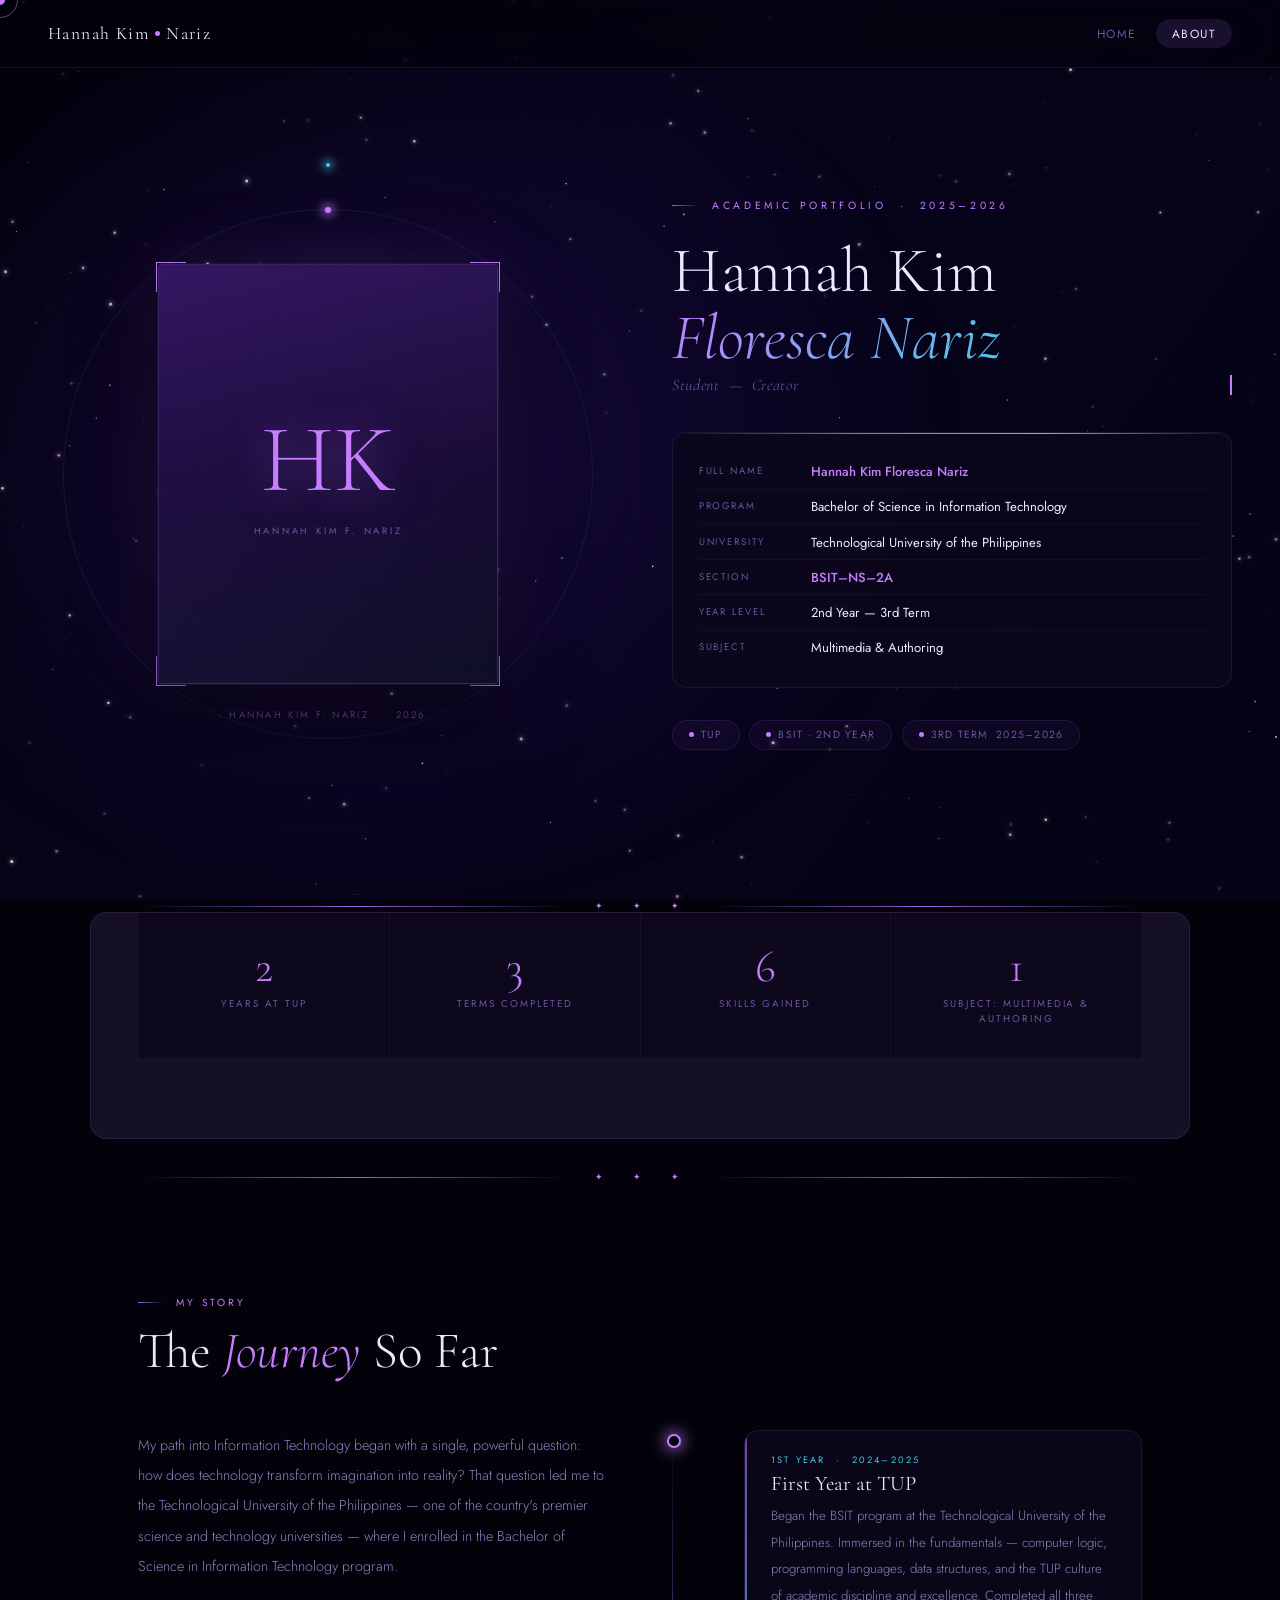
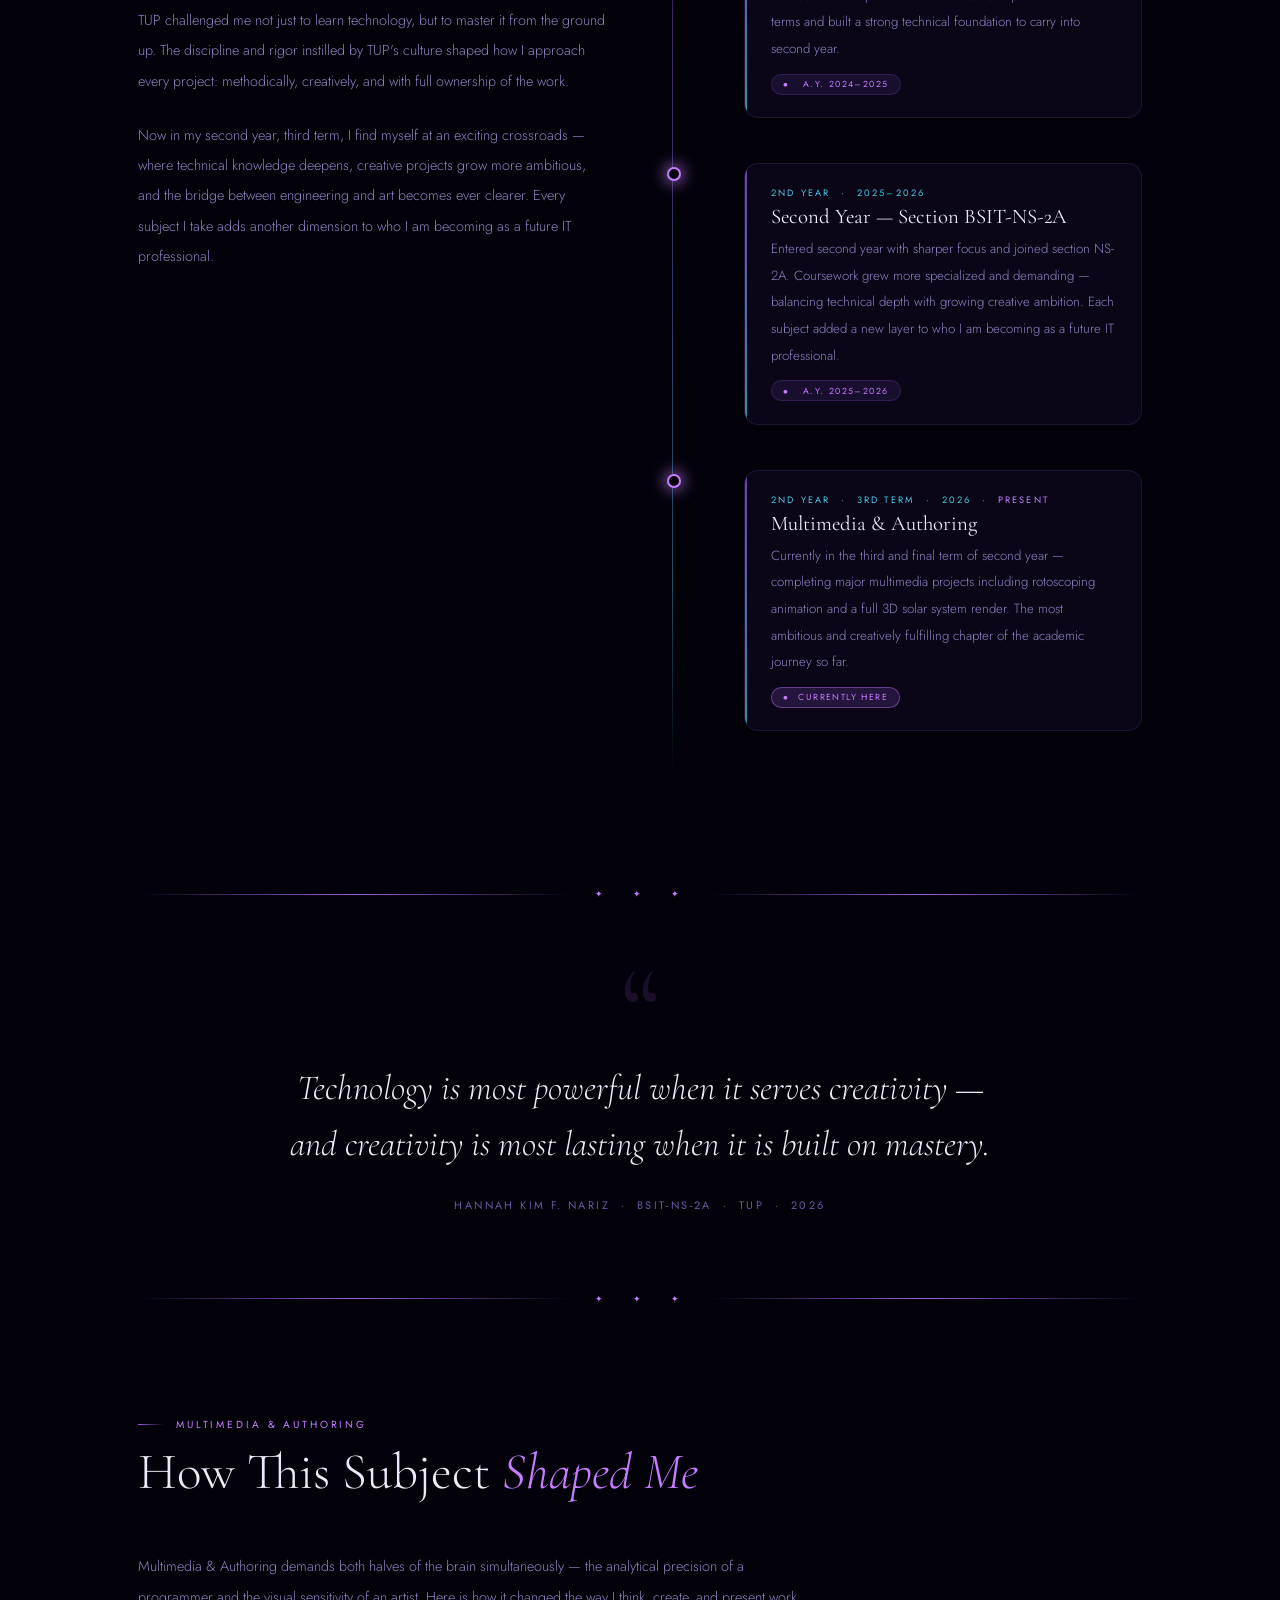
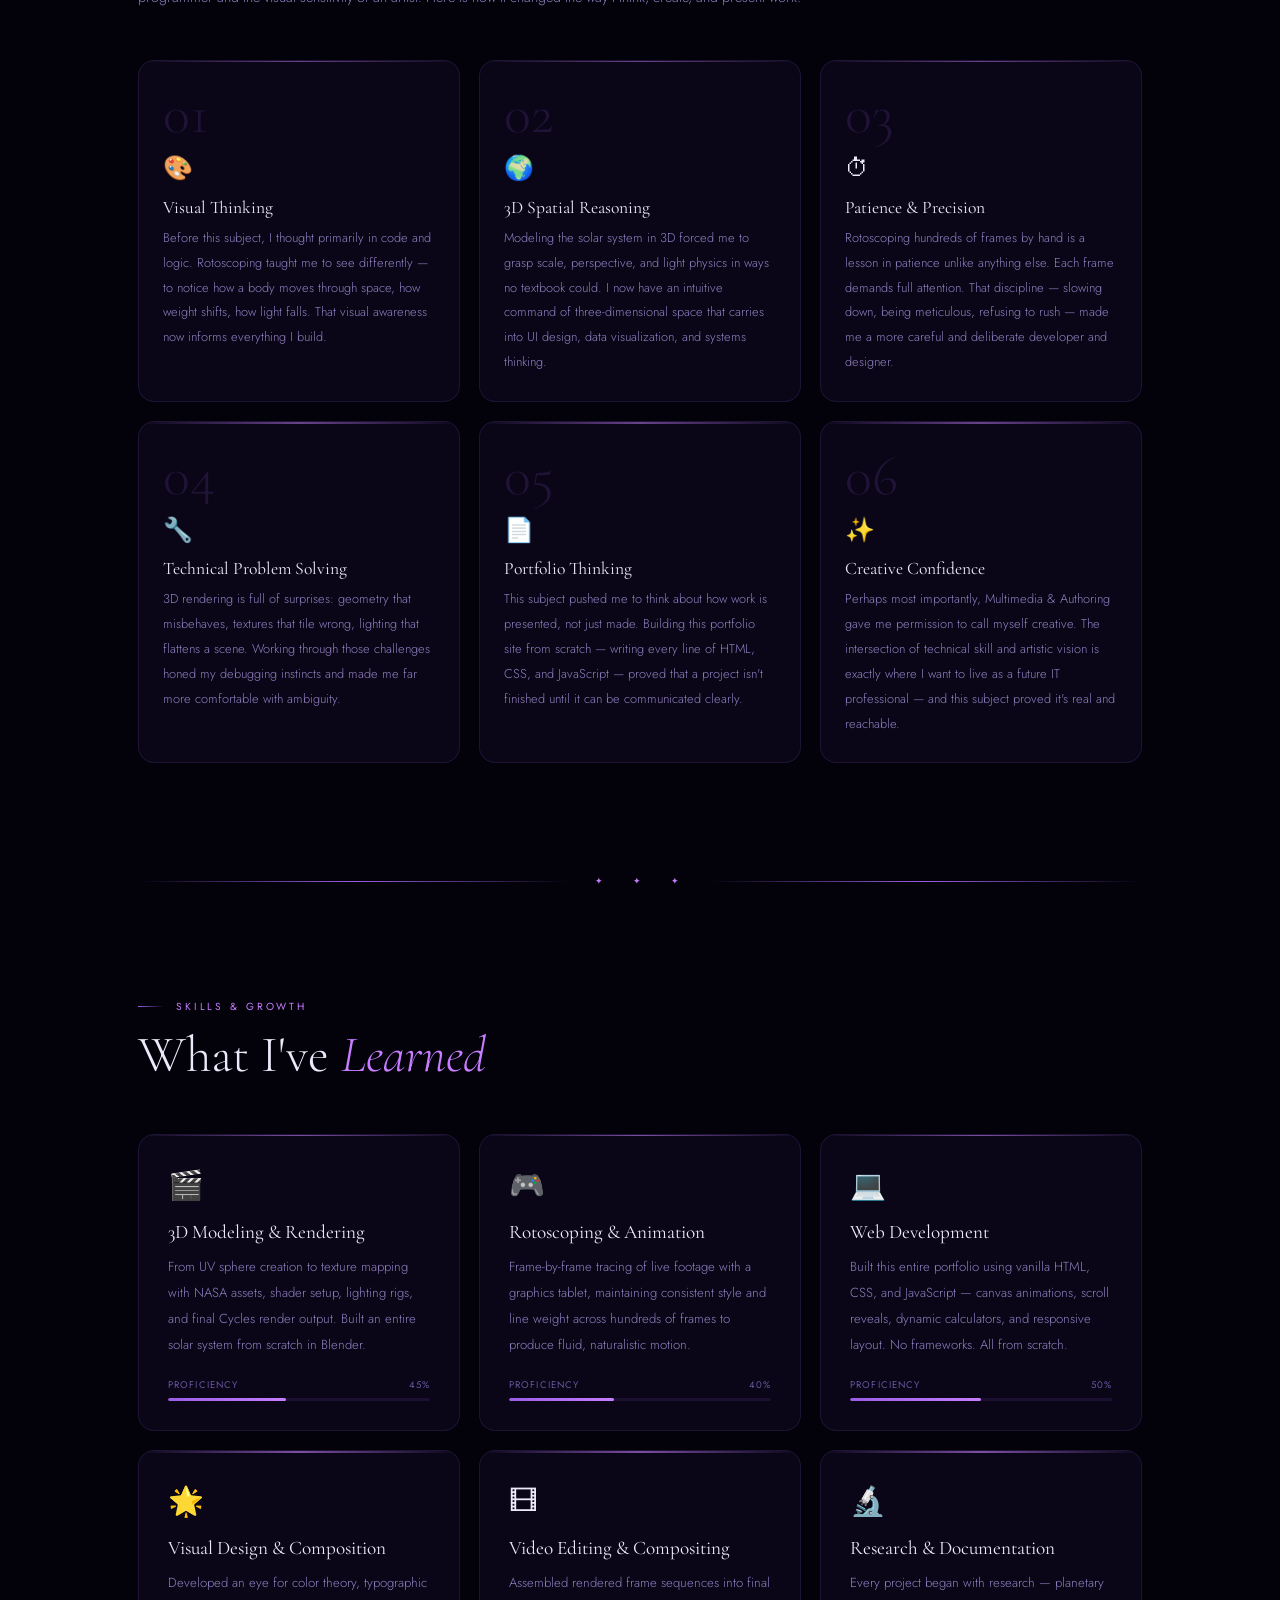
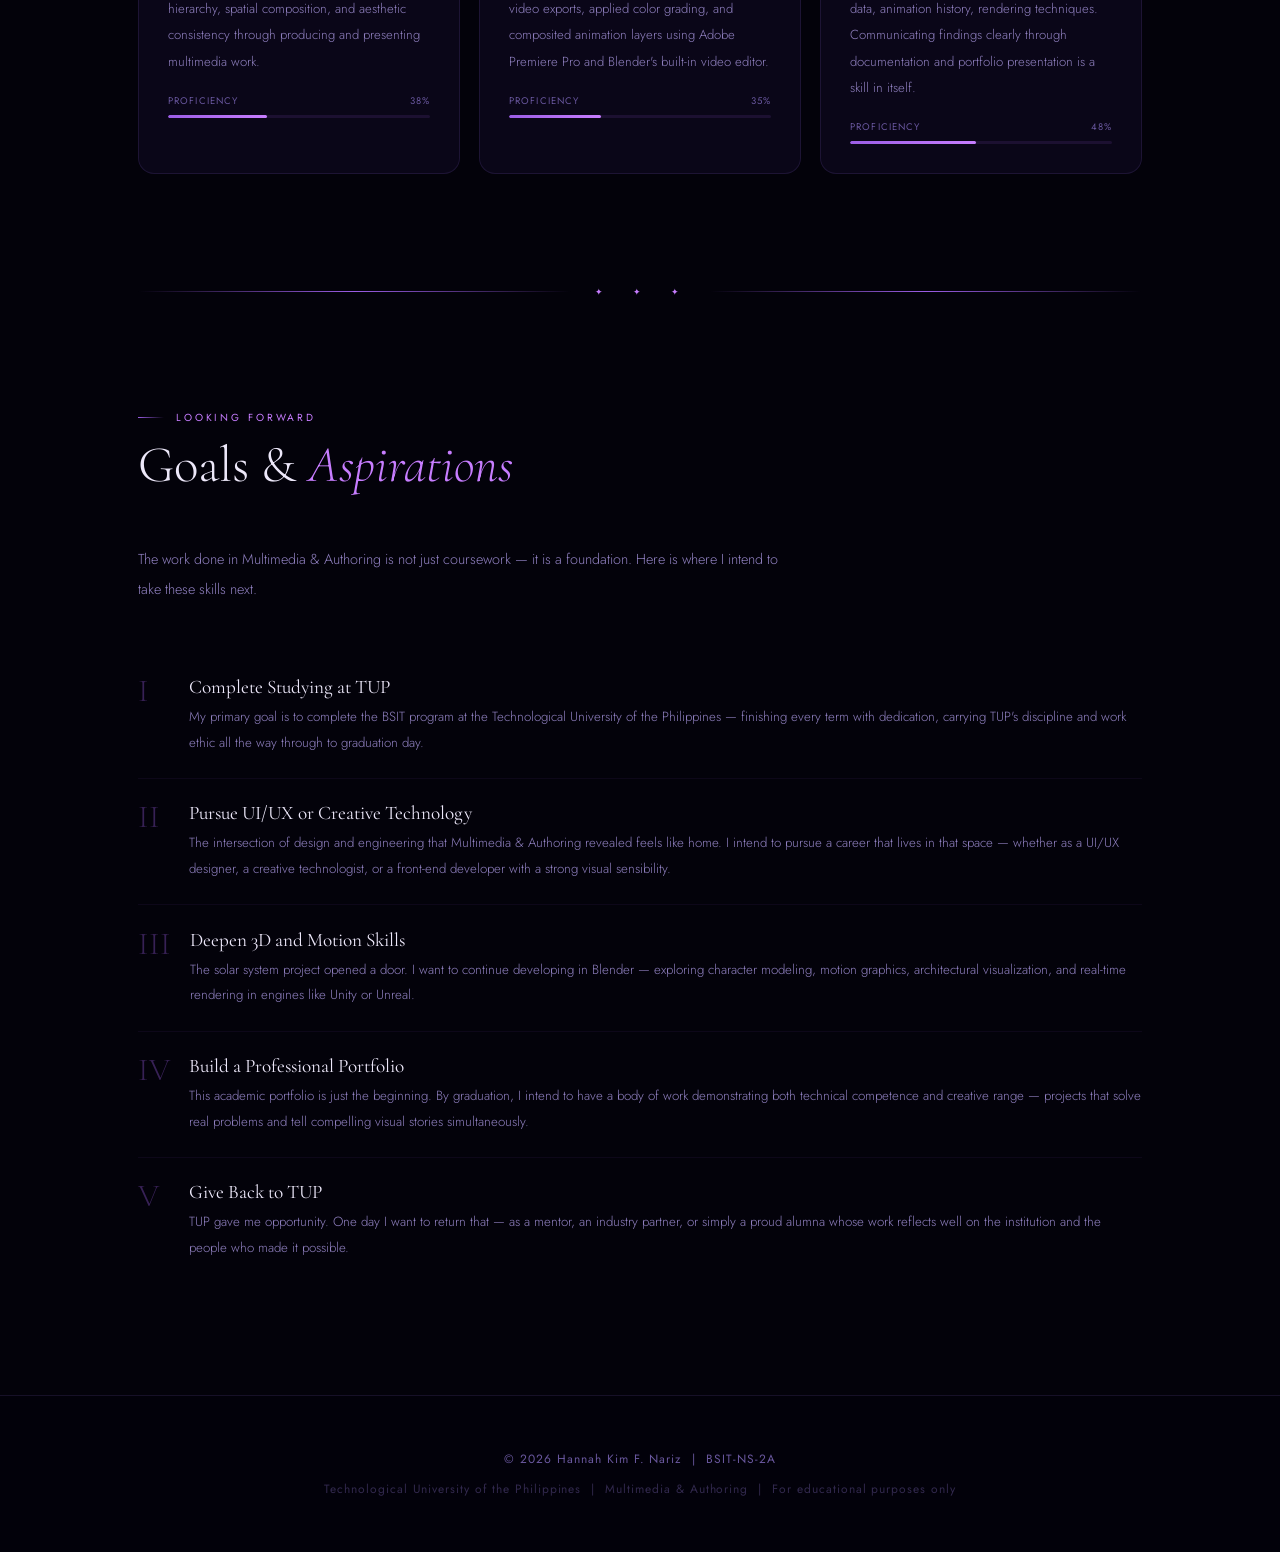
<file: about.html>
<!DOCTYPE html>
<html lang="en">
<head>
<meta charset="UTF-8">
<meta name="viewport" content="width=device-width, initial-scale=1.0">
  <title>About — Hannah Kim F. Nariz</title>
<link rel="preconnect" href="https://fonts.googleapis.com">
<link href="https://fonts.googleapis.com/css2?family=Cormorant+Garamond:ital,wght@0,300;0,400;0,600;1,300;1,400&family=Jost:wght@200;300;400;500&family=Cinzel:wght@400;500&display=swap" rel="stylesheet">
  <style>
    :root {
      --bg:       #03020a;
      --surface:  #0a0718;
      --card:     rgba(12,8,28,0.85);
      --border:   rgba(160,120,255,0.12);
      --border2:  rgba(160,120,255,0.28);
      --text:     #ede8fa;
      --muted:    #6a58a0;
      --mid:      #9080c0;
      --accent:   #9b5de5;
      --accent2:  #c77dff;
      --accent3:  #48cae4;
      --gold:     #f5c842;
      --serif:    'Cormorant Garamond', serif;
      --cinzel:   'Cinzel', serif;
      --sans:     'Jost', sans-serif;
      --ease:     cubic-bezier(0.23,1,0.32,1);
    }
    *, *::before, *::after { margin:0; padding:0; box-sizing:border-box; }
    html { scroll-behavior:smooth; }
    body { font-family:var(--sans); background:var(--bg); color:var(--text); overflow-x:hidden; cursor:none; }

    /* ── CURSOR ── */
    #cursor { position:fixed; width:10px; height:10px; border-radius:50%; background:var(--accent2); pointer-events:none; z-index:9999; transform:translate(-50%,-50%); transition:width 0.3s,height 0.3s,background 0.3s; mix-blend-mode:difference; }
    #cursor-ring { position:fixed; width:36px; height:36px; border-radius:50%; border:1px solid rgba(199,125,255,0.5); pointer-events:none; z-index:9998; transform:translate(-50%,-50%); transition:width 0.4s,height 0.4s,opacity 0.3s; }
    #bg-canvas { position:fixed; inset:0; z-index:0; pointer-events:none; }

    /* ── CINEMATIC INTRO OVERLAY ── */
    #cinematic-intro {
      position:fixed; inset:0; z-index:1000;
      background:#000;
      display:flex; flex-direction:column; align-items:center; justify-content:center;
      gap:0;
      pointer-events:none;
    }
    #cinematic-intro .ci-bar-top,
    #cinematic-intro .ci-bar-bottom {
      position:absolute; left:0; right:0; height:80px;
      background:#000;
      transition:height 1.2s cubic-bezier(0.77,0,0.175,1);
    }
    #cinematic-intro .ci-bar-top { top:0; }
    #cinematic-intro .ci-bar-bottom { bottom:0; }
    #cinematic-intro.bars-open .ci-bar-top { height:0; }
    #cinematic-intro.bars-open .ci-bar-bottom { height:0; }
    .ci-logo {
      font-family:var(--cinzel); font-size:clamp(1.2rem,3vw,2.2rem);
      letter-spacing:0.35em; color:#fff; opacity:0;
      text-transform:uppercase;
      animation:ciLogoIn 1.2s var(--ease) forwards 0.3s;
    }
    .ci-sub {
      font-family:var(--sans); font-size:0.6rem; letter-spacing:0.55em;
      text-transform:uppercase; color:rgba(255,255,255,0.4); opacity:0;
      margin-top:0.6rem;
      animation:ciLogoIn 1s var(--ease) forwards 0.7s;
    }
    .ci-line {
      width:0; height:1px; background:linear-gradient(to right,transparent,var(--accent2),transparent);
      margin:1rem 0;
      animation:ciLineIn 1s var(--ease) forwards 0.9s;
    }
    @keyframes ciLogoIn { from{opacity:0;transform:translateY(12px)} to{opacity:1;transform:translateY(0)} }
    @keyframes ciLineIn { from{width:0} to{width:220px} }

    /* ── NAV ── */
    nav {
      position:fixed; top:0; left:0; right:0; z-index:200;
      height:68px; display:flex; align-items:center; justify-content:space-between;
      padding:0 3rem;
      background:rgba(3,2,10,0.55); backdrop-filter:blur(22px);
      border-bottom:1px solid var(--border);
      transform:translateY(-100%); animation:navDrop 0.9s var(--ease) forwards 2.2s;
    }
    @keyframes navDrop { to{transform:translateY(0)} }
    .nav-brand { font-family:var(--serif); font-size:1.1rem; font-weight:400; color:var(--text); text-decoration:none; letter-spacing:0.08em; display:flex; align-items:center; gap:4px; }
    .brand-dot { display:inline-block; width:5px; height:5px; border-radius:50%; background:var(--accent2); margin:0 2px; animation:pulse 2.5s ease-in-out infinite; }
    .nav-links { display:flex; gap:0.2rem; }
    .nav-links a { font-size:0.74rem; font-weight:400; letter-spacing:0.12em; text-transform:uppercase; color:var(--muted); text-decoration:none; padding:0.4rem 1rem; border-radius:30px; transition:color 0.25s,background 0.25s; }
    .nav-links a:hover, .nav-links a.active { color:var(--text); background:rgba(155,93,229,0.15); }

    /* ── CINEMATIC SCAN LINES ── */
    .scanlines {
      position:fixed; inset:0; z-index:1;
      pointer-events:none;
      background:repeating-linear-gradient(0deg,transparent,transparent 2px,rgba(0,0,0,0.025) 2px,rgba(0,0,0,0.025) 4px);
    }

    /* ── HERO ── */
    .hero {
      position:relative; z-index:10;
      min-height:100vh;
      display:grid; grid-template-columns:1fr 1fr;
      align-items:center;
      padding:9rem 3rem 6rem; gap:4rem; overflow:hidden;
    }
    .hero::before {
      content:''; position:absolute; inset:0;
      background:radial-gradient(ellipse 70% 80% at 30% 50%,rgba(80,30,180,0.22),transparent 65%);
      pointer-events:none;
    }

    /* ── PHOTO COLUMN ── */
    .photo-col { position:relative; display:flex; justify-content:center; align-items:center; z-index:2; }
    .photo-frame-outer { position:relative; width:340px; height:420px; }

    .photo-glow {
      position:absolute; inset:-40px;
      background:radial-gradient(ellipse at center, rgba(155,93,229,0.18) 0%, transparent 70%);
      pointer-events:none; z-index:0;
      animation:glowPulse 4s ease-in-out infinite;
    }
    @keyframes glowPulse { 0%,100%{opacity:0.6;transform:scale(1)} 50%{opacity:1;transform:scale(1.08)} }

    .frame-bracket { position:absolute; width:30px; height:30px; border-color:var(--accent2); border-style:solid; border-width:0; }
    .frame-bracket.tl { top:-2px; left:-2px; border-top-width:1.5px; border-left-width:1.5px; }
    .frame-bracket.tr { top:-2px; right:-2px; border-top-width:1.5px; border-right-width:1.5px; }
    .frame-bracket.bl { bottom:-2px; left:-2px; border-bottom-width:1.5px; border-left-width:1.5px; }
    .frame-bracket.br { bottom:-2px; right:-2px; border-bottom-width:1.5px; border-right-width:1.5px; }

    .photo-orbit { position:absolute; border-radius:50%; border:1px solid rgba(155,93,229,0.18); top:50%; left:50%; transform:translate(-50%,-50%); pointer-events:none; }
    .photo-orbit:nth-child(1){ width:440px; height:440px; animation:spinOrbit 40s linear infinite; }
    .photo-orbit:nth-child(2){ width:530px; height:530px; animation:spinOrbit 65s linear infinite reverse; border-color:rgba(72,202,228,0.1); }
    .photo-orbit:nth-child(3){ width:620px; height:620px; animation:spinOrbit 90s linear infinite; border-color:rgba(155,93,229,0.06); border-style:dashed; }
    .orbit-sparkle { position:absolute; top:0; left:50%; transform:translate(-50%,-50%); width:6px; height:6px; border-radius:50%; background:var(--accent2); box-shadow:0 0 10px 3px rgba(199,125,255,0.7); }
    .orbit-sparkle2 { position:absolute; top:0; left:50%; transform:translate(-50%,-50%); width:4px; height:4px; border-radius:50%; background:var(--accent3); box-shadow:0 0 10px 3px rgba(72,202,228,0.7); }
    .orbit-sparkle3 { position:absolute; top:0; left:50%; transform:translate(-50%,-50%); width:3px; height:3px; border-radius:50%; background:var(--gold); box-shadow:0 0 8px 2px rgba(245,200,66,0.6); }

    .photo-frame {
      width:100%; height:100%; border-radius:4px; overflow:hidden;
      border:1px solid var(--border2);
      background:linear-gradient(145deg,rgba(20,12,44,0.9),rgba(8,5,20,0.95));
      position:relative; z-index:1;
      box-shadow:0 0 0 1px rgba(155,93,229,0.08), 0 40px 80px rgba(0,0,0,0.6), 0 0 80px rgba(155,93,229,0.15);
      animation:heroPhotoIn 1.2s var(--ease) forwards 1.8s; opacity:0;
    }
    @keyframes heroPhotoIn { from{opacity:0;transform:scale(0.93) translateY(20px)} to{opacity:1;transform:scale(1) translateY(0)} }

    .photo-img-area {
      width:100%; height:100%;
      display:flex; flex-direction:column; align-items:center; justify-content:center;
      position:relative;
    }

    /* Avatar fallback — shown when no photo is provided */
    .avatar-fallback {
      width:100%; height:100%;
      display:flex; flex-direction:column; align-items:center; justify-content:center;
      gap:1rem;
      background:linear-gradient(160deg,rgba(60,20,120,0.6),rgba(10,5,30,0.9));
    }
    .avatar-initials {
      font-family:var(--serif);
      font-size:6rem;
      font-weight:300;
      color:var(--accent2);
      line-height:1;
      text-shadow:0 0 40px rgba(199,125,255,0.5);
    }
    .avatar-label {
      font-size:0.58rem;
      letter-spacing:0.3em;
      text-transform:uppercase;
      color:var(--muted);
    }

    @keyframes glitchA { 0%,100%{clip-path:inset(0 0 100% 0);opacity:0} 2%{clip-path:inset(20% 0 60% 0);opacity:0.35;transform:translateX(-4px)} 4%{clip-path:inset(50% 0 30% 0);opacity:0.25;transform:translateX(4px)} 6%{clip-path:inset(0 0 100% 0);opacity:0} }
    .photo-frame::after { content:''; position:absolute; inset:0; background:linear-gradient(to bottom,rgba(155,93,229,0.06),transparent,rgba(72,202,228,0.04)); animation:glitchA 9s ease-in-out infinite; pointer-events:none; z-index:3; }
    .photo-frame::before { content:''; position:absolute; inset:0; z-index:4; pointer-events:none; background-image:url("data:image/svg+xml,%3Csvg viewBox='0 0 200 200' xmlns='http://www.w3.org/2000/svg'%3E%3Cfilter id='noise'%3E%3CfeTurbulence type='fractalNoise' baseFrequency='0.9' numOctaves='4' stitchTiles='stitch'/%3E%3C/filter%3E%3Crect width='100%25' height='100%25' filter='url(%23noise)' opacity='0.08'/%3E%3C/svg%3E"); opacity:0.3; }

    .photo-caption { position:absolute; bottom:-2.4rem; left:0; right:0; text-align:center; font-size:0.6rem; letter-spacing:0.24em; text-transform:uppercase; color:var(--muted); }

    /* ── HERO TEXT ── */
    .hero-text { position:relative; z-index:2; }
    .hero-eyebrow { font-size:0.65rem; letter-spacing:0.35em; text-transform:uppercase; color:var(--accent2); margin-bottom:1.5rem; display:flex; align-items:center; gap:12px; opacity:0; animation:fadeUp 0.8s var(--ease) forwards 1.6s; }
    .eyebrow-line { width:28px; height:1px; background:linear-gradient(to right,var(--accent),transparent); }
    .hero h1 { font-family:var(--serif); font-size:clamp(2.8rem,5vw,5.5rem); font-weight:300; line-height:1.05; color:var(--text); margin-bottom:0.2rem; opacity:0; animation:fadeUp 0.9s var(--ease) forwards 1.8s; }
    .hero h1 em { font-style:italic; font-weight:300; background:linear-gradient(135deg,var(--accent2),var(--accent3)); -webkit-background-clip:text; -webkit-text-fill-color:transparent; background-clip:text; }
    .hero-name-sub { font-family:var(--serif); font-size:1rem; font-weight:300; font-style:italic; color:var(--muted); margin-bottom:2rem; letter-spacing:0.04em; opacity:0; animation:fadeUp 0.9s var(--ease) forwards 1.95s; }

    .typewriter { display:inline-block; overflow:hidden; white-space:nowrap; border-right:2px solid var(--accent2); animation:typewriter 2.5s steps(28) forwards 2.1s, blinkCaret 0.75s step-end infinite 2.1s; width:0; }
    @keyframes typewriter { to{width:100%} }
    @keyframes blinkCaret { 0%,100%{border-color:var(--accent2)} 50%{border-color:transparent} }

    .hero-id-card { background:var(--card); border:1px solid var(--border); border-radius:14px; padding:1.4rem 1.6rem; backdrop-filter:blur(16px); margin-bottom:2rem; opacity:0; animation:fadeUp 0.9s var(--ease) forwards 2.1s; position:relative; overflow:hidden; }
    .hero-id-card::before { content:''; position:absolute; top:0; left:0; right:0; height:1.5px; background:linear-gradient(to right,transparent,var(--accent),var(--accent3),transparent); }
    .id-row { display:flex; align-items:flex-start; gap:0.8rem; padding:0.45rem 0; border-bottom:1px solid rgba(160,120,255,0.07); }
    .id-row:last-child { border-bottom:none; }
    .id-label { font-size:0.6rem; letter-spacing:0.2em; text-transform:uppercase; color:var(--muted); min-width:100px; padding-top:2px; flex-shrink:0; }
    .id-value { font-size:0.82rem; color:var(--text); font-weight:400; line-height:1.5; }
    .id-value strong { color:var(--accent2); font-weight:500; }
    .hero-badge-row { display:flex; gap:0.6rem; flex-wrap:wrap; opacity:0; animation:fadeUp 0.9s var(--ease) forwards 2.3s; }
    .hero-badge { display:inline-flex; align-items:center; gap:7px; font-size:0.65rem; letter-spacing:0.12em; text-transform:uppercase; border:1px solid var(--border); color:var(--muted); padding:0.4rem 1rem; border-radius:30px; background:rgba(155,93,229,0.06); }
    .badge-dot { width:5px; height:5px; border-radius:50%; background:var(--accent2); animation:pulse 2s ease-in-out infinite; }

    @keyframes fadeUp { from{opacity:0;transform:translateY(28px)} to{opacity:1;transform:translateY(0)} }
    @keyframes pulse  { 0%,100%{opacity:1;transform:scale(1)} 50%{opacity:0.3;transform:scale(0.7)} }
    @keyframes spinOrbit { to{transform:translate(-50%,-50%) rotate(360deg)} }

    /* ── SECTIONS ── */
    .section { position:relative; z-index:10; max-width:1100px; margin:0 auto; padding:7rem 3rem; }
    .section-eyebrow { font-size:0.64rem; letter-spacing:0.28em; text-transform:uppercase; color:var(--accent2); margin-bottom:0.6rem; display:flex; align-items:center; gap:12px; }
    .section-eyebrow::before { content:''; width:26px; height:1px; background:linear-gradient(to right,var(--accent),transparent); }
    .section-title { font-family:var(--serif); font-size:clamp(2rem,4vw,3.2rem); font-weight:300; color:var(--text); margin-bottom:3rem; }
    .section-title em { font-style:italic; color:var(--accent2); }

    /* ── DIVIDER ── */
    .divider { position:relative; z-index:10; display:flex; align-items:center; gap:1.5rem; max-width:1100px; margin:0 auto; padding:0 3rem; opacity:0.3; }
    .divider-line { flex:1; height:1px; background:linear-gradient(to right,transparent,var(--accent),transparent); }
    .divider-glyph { font-size:0.55rem; letter-spacing:0.6em; color:var(--accent2); }

    /* ── TIMELINE ── */
    .timeline-wrap { position:relative; padding-left:2rem; }
    .timeline-wrap::before { content:''; position:absolute; left:0; top:0; bottom:0; width:1px; background:linear-gradient(to bottom,transparent,var(--accent) 20%,var(--accent3) 80%,transparent); opacity:0.4; }

    .timeline-item {
      position:relative; margin-bottom:2.8rem; padding-left:2.5rem;
      opacity:0; transform:translateX(-24px);
      transition:opacity 0.85s var(--ease), transform 0.85s var(--ease);
    }
    .timeline-item.visible { opacity:1; transform:translateX(0); }

    .timeline-node {
      position:absolute; left:-2.12rem; top:0.25rem;
      width:14px; height:14px; border-radius:50%;
      border:2px solid var(--accent2); background:var(--bg);
      box-shadow:0 0 14px 4px rgba(199,125,255,0.5);
      transform:translateX(-3px);
      transition:box-shadow 0.4s;
    }
    .timeline-item:hover .timeline-node { box-shadow:0 0 22px 8px rgba(199,125,255,0.75); }

    .timeline-card {
      background:var(--card); border:1px solid var(--border);
      border-radius:14px; padding:1.4rem 1.6rem;
      backdrop-filter:blur(14px);
      position:relative; overflow:hidden;
      transition:border-color 0.4s, transform 0.4s var(--ease), box-shadow 0.4s;
    }
    .timeline-card:hover { border-color:var(--border2); transform:translateX(6px); box-shadow:0 20px 50px rgba(100,60,200,0.18); }
    .timeline-card::before { content:''; position:absolute; left:0; top:0; bottom:0; width:2px; background:linear-gradient(to bottom,var(--accent),var(--accent3)); opacity:0.7; }

    .timeline-year { font-size:0.58rem; letter-spacing:0.24em; text-transform:uppercase; color:var(--accent3); margin-bottom:0.3rem; }
    .timeline-title { font-family:var(--serif); font-size:1.3rem; font-weight:400; color:var(--text); margin-bottom:0.45rem; }
    .timeline-desc { font-size:0.83rem; color:var(--mid); line-height:2; font-weight:300; }

    .timeline-tag {
      display:inline-flex; align-items:center; gap:5px;
      font-size:0.55rem; letter-spacing:0.16em; text-transform:uppercase;
      background:rgba(155,93,229,0.1); border:1px solid rgba(155,93,229,0.2);
      color:var(--accent2); padding:0.22rem 0.7rem; border-radius:20px;
      margin-top:0.7rem;
    }

    /* ── SUBJECT IMPACT ── */
    .impact-grid { display:grid; grid-template-columns:repeat(auto-fit,minmax(240px,1fr)); gap:1.2rem; }
    .impact-card {
      background:var(--card); border:1px solid var(--border);
      border-radius:16px; padding:1.6rem 1.5rem;
      backdrop-filter:blur(14px);
      transition:transform 0.4s var(--ease),border-color 0.4s,box-shadow 0.4s;
      position:relative; overflow:hidden;
    }
    .impact-card:hover { transform:translateY(-6px); border-color:var(--border2); box-shadow:0 28px 65px rgba(100,60,200,0.2); }
    .impact-card::before { content:''; position:absolute; top:0; left:0; right:0; height:1.5px; background:linear-gradient(to right,transparent,var(--accent2),transparent); opacity:0.5; transition:opacity 0.4s; }
    .impact-card:hover::before { opacity:1; }
    .impact-num { font-family:var(--serif); font-size:3.5rem; font-weight:300; color:var(--accent); opacity:0.15; line-height:1; margin-bottom:0.5rem; }
    .impact-icon { font-size:1.5rem; margin-bottom:0.7rem; }
    .impact-title { font-family:var(--serif); font-size:1.1rem; font-weight:400; color:var(--text); margin-bottom:0.5rem; }
    .impact-desc { font-size:0.8rem; color:var(--mid); line-height:1.95; font-weight:300; }

    /* ── SKILLS GRID ── */
    .skills-grid { display:grid; grid-template-columns:repeat(auto-fit,minmax(300px,1fr)); gap:1.2rem; }
    .skill-card { background:var(--card); border:1px solid var(--border); border-radius:16px; padding:1.8rem; backdrop-filter:blur(14px); position:relative; overflow:hidden; transition:transform 0.4s var(--ease),border-color 0.4s,box-shadow 0.4s; }
    .skill-card:hover { transform:translateY(-6px); border-color:var(--border2); box-shadow:0 30px 70px rgba(100,60,200,0.2); }
    .skill-card::before { content:''; position:absolute; top:0; left:0; right:0; height:1.5px; background:linear-gradient(to right,transparent,var(--accent2),transparent); opacity:0.6; }
    .skill-icon { font-size:1.8rem; margin-bottom:0.9rem; }
    .skill-title { font-family:var(--serif); font-size:1.2rem; font-weight:400; color:var(--text); margin-bottom:0.6rem; }
    .skill-desc { font-size:0.82rem; color:var(--mid); line-height:2; font-weight:300; }
    .skill-bar-wrap { margin-top:1.2rem; }
    .skill-bar-label { display:flex; justify-content:space-between; font-size:0.6rem; letter-spacing:0.12em; text-transform:uppercase; color:var(--muted); margin-bottom:0.4rem; }
    .skill-bar-track { height:3px; background:rgba(155,93,229,0.12); border-radius:2px; overflow:hidden; }
    .skill-bar-fill { height:100%; border-radius:2px; background:linear-gradient(to right,var(--accent),var(--accent2)); width:0; transition:width 1.4s var(--ease); }

    /* ── QUOTE ── */
    .quote-block { position:relative; z-index:10; max-width:800px; margin:0 auto; padding:5rem 3rem; text-align:center; }
    .quote-mark { font-family:var(--serif); font-size:8rem; font-weight:300; color:var(--accent); opacity:0.15; line-height:0.5; display:block; margin-bottom:1rem; }
    .quote-text { font-family:var(--serif); font-size:clamp(1.4rem,3vw,2.2rem); font-weight:300; font-style:italic; color:var(--text); line-height:1.6; margin-bottom:1.5rem; }
    .quote-source { font-size:0.68rem; letter-spacing:0.22em; text-transform:uppercase; color:var(--muted); }

    /* ── GOALS ── */
    .goals-list { list-style:none; }
    .goals-list li { display:flex; align-items:flex-start; gap:1.2rem; padding:1.4rem 0; border-bottom:1px solid rgba(155,93,229,0.07); opacity:0; transform:translateX(-16px); transition:opacity 0.7s var(--ease),transform 0.7s var(--ease); }
    .goals-list li.visible { opacity:1; transform:translateX(0); }
    .goals-list li:last-child { border-bottom:none; }
    .goal-num { font-family:var(--serif); font-size:2rem; font-weight:300; color:var(--accent); opacity:0.35; line-height:1; flex-shrink:0; min-width:2rem; }
    .goal-text h3, .goal-text h4 { font-family:var(--serif); font-size:1.2rem; font-weight:400; color:var(--text); margin-bottom:0.3rem; }
    .goal-text p { font-size:0.83rem; color:var(--mid); line-height:1.95; font-weight:300; }

    /* ── STATS STRIP ── */
    .stats-strip {
      position:relative; z-index:10;
      max-width:1100px; margin:0 auto; padding:0 3rem 5rem;
      display:grid; grid-template-columns:repeat(4,1fr);
      gap:1px; background:var(--border);
      border:1px solid var(--border); border-radius:16px; overflow:hidden;
    }
    .stat-cell { background:var(--card); padding:2rem 1.5rem; text-align:center; backdrop-filter:blur(14px); }
    .stat-num { font-family:var(--serif); font-size:2.8rem; font-weight:300; color:var(--accent2); line-height:1; margin-bottom:0.4rem; }
    .stat-label { font-size:0.62rem; letter-spacing:0.2em; text-transform:uppercase; color:var(--muted); }

    /* ── FOOTER ── */
    footer { position:relative; z-index:10; border-top:1px solid var(--border); background:rgba(3,2,10,0.7); text-align:center; padding:3rem 1.5rem; font-size:0.75rem; letter-spacing:0.08em; color:var(--muted); line-height:2.5; }
    footer span { opacity:0.45; }

    /* ── REVEAL ── */
    .reveal { opacity:0; transform:translateY(32px); transition:opacity 0.9s var(--ease),transform 0.9s var(--ease); }
    .reveal.visible { opacity:1; transform:translateY(0); }

    /* ── FLOATING PARTICLES ── */
    .particle-field { position:fixed; inset:0; z-index:2; pointer-events:none; overflow:hidden; }
    .pfloat { position:absolute; border-radius:50%; animation:floatUp linear infinite; opacity:0; }
    @keyframes floatUp { 0%{opacity:0;transform:translateY(0) scale(1)} 10%{opacity:0.6} 90%{opacity:0.2} 100%{opacity:0;transform:translateY(-100vh) scale(0.5)} }

    @media(max-width:900px){
      .hero{grid-template-columns:1fr;gap:3rem;padding:8rem 2rem 5rem;}
      .photo-col{order:-1;}
      .photo-frame-outer{width:260px;height:320px;}
      .photo-orbit:nth-child(1){width:320px;height:320px;}
      .photo-orbit:nth-child(2){width:400px;height:400px;}
      .photo-orbit:nth-child(3){width:480px;height:480px;}
      .stats-strip{grid-template-columns:repeat(2,1fr);}
    }
    @media(max-width:600px){
      .hero,.section{padding-left:1.5rem;padding-right:1.5rem;}
      nav{padding:0 1.2rem;}
      .divider{padding:0 1.5rem;}
      .quote-block{padding:4rem 1.5rem;}
      .stats-strip{padding:0 1.5rem 4rem;grid-template-columns:repeat(2,1fr);}
    }
  </style>
</head>
<body>

<!-- Cinematic intro -->
<div id="cinematic-intro">
  <div class="ci-bar-top"></div>
  <div class="ci-logo">Hannah Kim F. Nariz</div>
  <div class="ci-line"></div>
  <div class="ci-sub">BSIT &middot; NS-2A &middot; TUP &middot; 2026</div>
  <div class="ci-bar-bottom"></div>
</div>

<!-- Cursor -->
<div id="cursor"></div>
<div id="cursor-ring"></div>

<!-- Canvas + scan lines -->
<canvas id="bg-canvas"></canvas>
<div class="scanlines"></div>

<!-- Floating particles -->
<div class="particle-field" id="particleField"></div>

<!-- NAV -->
<nav>
  <a href="index.html" class="nav-brand">Hannah Kim<span class="brand-dot"></span>Nariz</a>
  <div class="nav-links">
    <a href="index.html">Home</a>
    <a href="about.html" class="active">About</a>
  </div>
</nav>

<!-- ══════════ HERO ══════════ -->
<section class="hero">

  <!-- PHOTO COLUMN -->
  <div class="photo-col">
    <div class="photo-frame-outer">
      <div class="photo-glow"></div>

      <!-- Orbit rings -->
      <div class="photo-orbit"><div class="orbit-sparkle"></div></div>
      <div class="photo-orbit"><div class="orbit-sparkle2"></div></div>
      <div class="photo-orbit"><div class="orbit-sparkle3"></div></div>

      <!-- Corner brackets -->
      <div class="frame-bracket tl"></div>
      <div class="frame-bracket tr"></div>
      <div class="frame-bracket bl"></div>
      <div class="frame-bracket br"></div>

      <!-- Photo frame -->
      <div class="photo-frame" id="photoFrame">
        <div class="photo-img-area" id="photoArea">
          <!-- Replace the div below with an <img> tag once you have a photo:
               <img src="your-photo.jpg" style="width:100%;height:100%;object-fit:cover;display:block;" alt="Hannah Kim F. Nariz">
          -->
          <div class="avatar-fallback">
            <span class="avatar-initials">HK</span>
            <span class="avatar-label">Hannah Kim F. Nariz</span>
          </div>
        </div>
      </div>
      <div class="photo-caption">Hannah Kim F. Nariz &nbsp;&middot;&nbsp; 2026</div>
    </div>
  </div>

  <!-- HERO TEXT -->
  <div class="hero-text">
    <div class="hero-eyebrow">
      <span class="eyebrow-line"></span>
      Academic Portfolio &nbsp;&middot;&nbsp; 2025&ndash;2026
    </div>
    <h1>Hannah Kim<br><em>Floresca Nariz</em></h1>
    <p class="hero-name-sub">
      <span class="typewriter">Student &nbsp;&mdash;&nbsp; Creator</span>
    </p>

    <div class="hero-id-card">
      <div class="id-row">
        <span class="id-label">Full Name</span>
        <span class="id-value"><strong>Hannah Kim Floresca Nariz</strong></span>
      </div>
      <div class="id-row">
        <span class="id-label">Program</span>
        <span class="id-value">Bachelor of Science in Information Technology</span>
      </div>
      <div class="id-row">
        <span class="id-label">University</span>
        <span class="id-value">Technological University of the Philippines</span>
      </div>
      <div class="id-row">
        <span class="id-label">Section</span>
        <span class="id-value"><strong>BSIT&ndash;NS&ndash;2A</strong></span>
      </div>
      <div class="id-row">
        <span class="id-label">Year Level</span>
        <span class="id-value">2nd Year &mdash; 3rd Term</span>
      </div>
      <div class="id-row">
        <span class="id-label">Subject</span>
        <span class="id-value">Multimedia &amp; Authoring</span>
      </div>
    </div>

    <div class="hero-badge-row">
      <div class="hero-badge"><span class="badge-dot"></span>TUP</div>
      <div class="hero-badge"><span class="badge-dot"></span>BSIT &middot; 2nd Year</div>
      <div class="hero-badge"><span class="badge-dot"></span>3rd Term &nbsp;2025&ndash;2026</div>
    </div>
  </div>
</section>

<div class="divider reveal"><div class="divider-line"></div><div class="divider-glyph">&#10022; &nbsp; &#10022; &nbsp; &#10022;</div><div class="divider-line"></div></div>

<!-- ══════════ STATS STRIP ══════════ -->
<div class="stats-strip reveal">
  <div class="stat-cell">
    <div class="stat-num" data-count="2">0</div>
    <div class="stat-label">Years at TUP</div>
  </div>
  <div class="stat-cell">
    <div class="stat-num" data-count="3">0</div>
    <div class="stat-label">Terms Completed</div>
  </div>
  <div class="stat-cell">
    <div class="stat-num" data-count="6">0</div>
    <div class="stat-label">Skills Gained</div>
  </div>
  <div class="stat-cell">
    <div class="stat-num" data-count="1">0</div>
    <div class="stat-label">Subject: Multimedia &amp; Authoring</div>
  </div>
</div>

<div class="divider reveal" style="margin-top:2rem;"><div class="divider-line"></div><div class="divider-glyph">&#10022; &nbsp; &#10022; &nbsp; &#10022;</div><div class="divider-line"></div></div>

<!-- ══════════ JOURNEY ══════════ -->
<div class="section reveal">
  <div class="section-eyebrow">My Story</div>
  <h2 class="section-title">The <em>Journey</em> So Far</h2>

  <div style="display:grid;grid-template-columns:1fr 1fr;gap:4rem;align-items:start;">
    <div>
      <p style="font-size:0.9rem;line-height:2.1;color:var(--mid);font-weight:300;margin-bottom:1.5rem;">
        My path into Information Technology began with a single, powerful question: how does technology transform imagination into reality? That question led me to the Technological University of the Philippines &mdash; one of the country's premier science and technology universities &mdash; where I enrolled in the Bachelor of Science in Information Technology program.
      </p>
      <p style="font-size:0.9rem;line-height:2.1;color:var(--mid);font-weight:300;margin-bottom:1.5rem;">
        TUP challenged me not just to learn technology, but to master it from the ground up. The discipline and rigor instilled by TUP's culture shaped how I approach every project: methodically, creatively, and with full ownership of the work.
      </p>
      <p style="font-size:0.9rem;line-height:2.1;color:var(--mid);font-weight:300;">
        Now in my second year, third term, I find myself at an exciting crossroads &mdash; where technical knowledge deepens, creative projects grow more ambitious, and the bridge between engineering and art becomes ever clearer. Every subject I take adds another dimension to who I am becoming as a future IT professional.
      </p>
    </div>

    <!-- TIMELINE -->
    <div class="timeline-wrap">

      <div class="timeline-item">
        <div class="timeline-node"></div>
        <div class="timeline-card">
          <div class="timeline-year">1st Year &nbsp;&middot;&nbsp; 2024&ndash;2025</div>
          <div class="timeline-title">First Year at TUP</div>
          <div class="timeline-desc">Began the BSIT program at the Technological University of the Philippines. Immersed in the fundamentals &mdash; computer logic, programming languages, data structures, and the TUP culture of academic discipline and excellence. Completed all three terms and built a strong technical foundation to carry into second year.</div>
          <div class="timeline-tag">&#9679; &nbsp; A.Y. 2024&ndash;2025</div>
        </div>
      </div>

      <div class="timeline-item">
        <div class="timeline-node"></div>
        <div class="timeline-card">
          <div class="timeline-year">2nd Year &nbsp;&middot;&nbsp; 2025&ndash;2026</div>
          <div class="timeline-title">Second Year &mdash; Section BSIT-NS-2A</div>
          <div class="timeline-desc">Entered second year with sharper focus and joined section NS-2A. Coursework grew more specialized and demanding &mdash; balancing technical depth with growing creative ambition. Each subject added a new layer to who I am becoming as a future IT professional.</div>
          <div class="timeline-tag">&#9679; &nbsp; A.Y. 2025&ndash;2026</div>
        </div>
      </div>

      <div class="timeline-item">
        <div class="timeline-node"></div>
        <div class="timeline-card">
          <div class="timeline-year">2nd Year &nbsp;&middot;&nbsp; 3rd Term &nbsp;&middot;&nbsp; 2026 &nbsp;&middot;&nbsp; <span style="color:var(--accent2)">Present</span></div>
          <div class="timeline-title">Multimedia &amp; Authoring</div>
          <div class="timeline-desc">Currently in the third and final term of second year &mdash; completing major multimedia projects including rotoscoping animation and a full 3D solar system render. The most ambitious and creatively fulfilling chapter of the academic journey so far.</div>
          <div class="timeline-tag" style="border-color:rgba(199,125,255,0.4);background:rgba(155,93,229,0.18);color:var(--accent2);">&#9679;&nbsp; Currently Here</div>
        </div>
      </div>

    </div>
  </div>
</div>

<div class="divider reveal"><div class="divider-line"></div><div class="divider-glyph">&#10022; &nbsp; &#10022; &nbsp; &#10022;</div><div class="divider-line"></div></div>

<!-- ══════════ QUOTE ══════════ -->
<div class="quote-block reveal">
  <span class="quote-mark">&ldquo;</span>
  <p class="quote-text">Technology is most powerful when it serves creativity &mdash; and creativity is most lasting when it is built on mastery.</p>
  <div class="quote-source">Hannah Kim F. Nariz &nbsp;&middot;&nbsp; BSIT-NS-2A &nbsp;&middot;&nbsp; TUP &nbsp;&middot;&nbsp; 2026</div>
</div>

<div class="divider reveal"><div class="divider-line"></div><div class="divider-glyph">&#10022; &nbsp; &#10022; &nbsp; &#10022;</div><div class="divider-line"></div></div>

<!-- ══════════ SUBJECT IMPACT ══════════ -->
<div class="section reveal">
  <div class="section-eyebrow">Multimedia &amp; Authoring</div>
  <h2 class="section-title">How This Subject <em>Shaped Me</em></h2>
  <p style="font-size:0.9rem;line-height:2.1;color:var(--mid);font-weight:300;max-width:680px;margin-bottom:3rem;">
    Multimedia &amp; Authoring demands both halves of the brain simultaneously &mdash; the analytical precision of a programmer and the visual sensitivity of an artist. Here is how it changed the way I think, create, and present work.
  </p>
  <div class="impact-grid">
    <div class="impact-card reveal">
      <div class="impact-num">01</div>
      <div class="impact-icon">🎨</div>
      <div class="impact-title">Visual Thinking</div>
      <div class="impact-desc">Before this subject, I thought primarily in code and logic. Rotoscoping taught me to see differently &mdash; to notice how a body moves through space, how weight shifts, how light falls. That visual awareness now informs everything I build.</div>
    </div>
    <div class="impact-card reveal">
      <div class="impact-num">02</div>
      <div class="impact-icon">🌍</div>
      <div class="impact-title">3D Spatial Reasoning</div>
      <div class="impact-desc">Modeling the solar system in 3D forced me to grasp scale, perspective, and light physics in ways no textbook could. I now have an intuitive command of three-dimensional space that carries into UI design, data visualization, and systems thinking.</div>
    </div>
    <div class="impact-card reveal">
      <div class="impact-num">03</div>
      <div class="impact-icon">&#9201;</div>
      <div class="impact-title">Patience &amp; Precision</div>
      <div class="impact-desc">Rotoscoping hundreds of frames by hand is a lesson in patience unlike anything else. Each frame demands full attention. That discipline &mdash; slowing down, being meticulous, refusing to rush &mdash; made me a more careful and deliberate developer and designer.</div>
    </div>
    <div class="impact-card reveal">
      <div class="impact-num">04</div>
      <div class="impact-icon">🔧</div>
      <div class="impact-title">Technical Problem Solving</div>
      <div class="impact-desc">3D rendering is full of surprises: geometry that misbehaves, textures that tile wrong, lighting that flattens a scene. Working through those challenges honed my debugging instincts and made me far more comfortable with ambiguity.</div>
    </div>
    <div class="impact-card reveal">
      <div class="impact-num">05</div>
      <div class="impact-icon">📄</div>
      <div class="impact-title">Portfolio Thinking</div>
      <div class="impact-desc">This subject pushed me to think about how work is presented, not just made. Building this portfolio site from scratch &mdash; writing every line of HTML, CSS, and JavaScript &mdash; proved that a project isn't finished until it can be communicated clearly.</div>
    </div>
    <div class="impact-card reveal">
      <div class="impact-num">06</div>
      <div class="impact-icon">✨</div>
      <div class="impact-title">Creative Confidence</div>
      <div class="impact-desc">Perhaps most importantly, Multimedia &amp; Authoring gave me permission to call myself creative. The intersection of technical skill and artistic vision is exactly where I want to live as a future IT professional &mdash; and this subject proved it's real and reachable.</div>
    </div>
  </div>
</div>

<div class="divider reveal"><div class="divider-line"></div><div class="divider-glyph">&#10022; &nbsp; &#10022; &nbsp; &#10022;</div><div class="divider-line"></div></div>

<!-- ══════════ SKILLS ══════════ -->
<div class="section reveal">
  <div class="section-eyebrow">Skills &amp; Growth</div>
  <h2 class="section-title">What I've <em>Learned</em></h2>
  <div class="skills-grid">
    <div class="skill-card reveal">
      <div class="skill-icon">🎬</div>
      <div class="skill-title">3D Modeling &amp; Rendering</div>
      <div class="skill-desc">From UV sphere creation to texture mapping with NASA assets, shader setup, lighting rigs, and final Cycles render output. Built an entire solar system from scratch in Blender.</div>
      <div class="skill-bar-wrap"><div class="skill-bar-label"><span>Proficiency</span><span>45%</span></div><div class="skill-bar-track"><div class="skill-bar-fill" data-width="45"></div></div></div>
    </div>
    <div class="skill-card reveal">
      <div class="skill-icon">🎮</div>
      <div class="skill-title">Rotoscoping &amp; Animation</div>
      <div class="skill-desc">Frame-by-frame tracing of live footage with a graphics tablet, maintaining consistent style and line weight across hundreds of frames to produce fluid, naturalistic motion.</div>
      <div class="skill-bar-wrap"><div class="skill-bar-label"><span>Proficiency</span><span>40%</span></div><div class="skill-bar-track"><div class="skill-bar-fill" data-width="40"></div></div></div>
    </div>
    <div class="skill-card reveal">
      <div class="skill-icon">💻</div>
      <div class="skill-title">Web Development</div>
      <div class="skill-desc">Built this entire portfolio using vanilla HTML, CSS, and JavaScript &mdash; canvas animations, scroll reveals, dynamic calculators, and responsive layout. No frameworks. All from scratch.</div>
      <div class="skill-bar-wrap"><div class="skill-bar-label"><span>Proficiency</span><span>50%</span></div><div class="skill-bar-track"><div class="skill-bar-fill" data-width="50"></div></div></div>
    </div>
    <div class="skill-card reveal">
      <div class="skill-icon">🌟</div>
      <div class="skill-title">Visual Design &amp; Composition</div>
      <div class="skill-desc">Developed an eye for color theory, typographic hierarchy, spatial composition, and aesthetic consistency through producing and presenting multimedia work.</div>
      <div class="skill-bar-wrap"><div class="skill-bar-label"><span>Proficiency</span><span>38%</span></div><div class="skill-bar-track"><div class="skill-bar-fill" data-width="38"></div></div></div>
    </div>
    <div class="skill-card reveal">
      <div class="skill-icon">🎞</div>
      <div class="skill-title">Video Editing &amp; Compositing</div>
      <div class="skill-desc">Assembled rendered frame sequences into final video exports, applied color grading, and composited animation layers using Adobe Premiere Pro and Blender's built-in video editor.</div>
      <div class="skill-bar-wrap"><div class="skill-bar-label"><span>Proficiency</span><span>35%</span></div><div class="skill-bar-track"><div class="skill-bar-fill" data-width="35"></div></div></div>
    </div>
    <div class="skill-card reveal">
      <div class="skill-icon">🔬</div>
      <div class="skill-title">Research &amp; Documentation</div>
      <div class="skill-desc">Every project began with research &mdash; planetary data, animation history, rendering techniques. Communicating findings clearly through documentation and portfolio presentation is a skill in itself.</div>
      <div class="skill-bar-wrap"><div class="skill-bar-label"><span>Proficiency</span><span>48%</span></div><div class="skill-bar-track"><div class="skill-bar-fill" data-width="48"></div></div></div>
    </div>
  </div>
</div>

<div class="divider reveal"><div class="divider-line"></div><div class="divider-glyph">&#10022; &nbsp; &#10022; &nbsp; &#10022;</div><div class="divider-line"></div></div>

<!-- ══════════ GOALS ══════════ -->
<div class="section reveal">
  <div class="section-eyebrow">Looking Forward</div>
  <h2 class="section-title">Goals &amp; <em>Aspirations</em></h2>
  <p style="font-size:0.9rem;line-height:2.1;color:var(--mid);font-weight:300;max-width:660px;margin-bottom:3rem;">
    The work done in Multimedia &amp; Authoring is not just coursework &mdash; it is a foundation. Here is where I intend to take these skills next.
  </p>
  <ul class="goals-list">
    <li><span class="goal-num">I</span><div class="goal-text"><h3>Complete Studying at TUP</h3><p>My primary goal is to complete the BSIT program at the Technological University of the Philippines &mdash; finishing every term with dedication, carrying TUP's discipline and work ethic all the way through to graduation day.</p></div></li>
    <li><span class="goal-num">II</span><div class="goal-text"><h3>Pursue UI/UX or Creative Technology</h3><p>The intersection of design and engineering that Multimedia &amp; Authoring revealed feels like home. I intend to pursue a career that lives in that space &mdash; whether as a UI/UX designer, a creative technologist, or a front-end developer with a strong visual sensibility.</p></div></li>
    <li><span class="goal-num">III</span><div class="goal-text"><h3>Deepen 3D and Motion Skills</h3><p>The solar system project opened a door. I want to continue developing in Blender &mdash; exploring character modeling, motion graphics, architectural visualization, and real-time rendering in engines like Unity or Unreal.</p></div></li>
    <li><span class="goal-num">IV</span><div class="goal-text"><h3>Build a Professional Portfolio</h3><p>This academic portfolio is just the beginning. By graduation, I intend to have a body of work demonstrating both technical competence and creative range &mdash; projects that solve real problems and tell compelling visual stories simultaneously.</p></div></li>
    <li><span class="goal-num">V</span><div class="goal-text"><h3>Give Back to TUP</h3><p>TUP gave me opportunity. One day I want to return that &mdash; as a mentor, an industry partner, or simply a proud alumna whose work reflects well on the institution and the people who made it possible.</p></div></li>
  </ul>
</div>

<footer>
  &copy; 2026 Hannah Kim F. Nariz &nbsp;|&nbsp; BSIT-NS-2A<br>
  <span>Technological University of the Philippines &nbsp;|&nbsp; Multimedia &amp; Authoring &nbsp;|&nbsp; For educational purposes only</span>
</footer>

<script>
/* ══ CINEMATIC INTRO ══ */
(function(){
  var intro = document.getElementById('cinematic-intro');
  setTimeout(function(){
    intro.classList.add('bars-open');
  }, 1400);
  setTimeout(function(){
    intro.style.transition = 'opacity 0.6s ease';
    intro.style.opacity = '0';
    setTimeout(function(){ intro.style.display = 'none'; }, 700);
  }, 2600);
})();

/* ══ CURSOR ══ */
(function(){
  var cur = document.getElementById('cursor');
  var ring = document.getElementById('cursor-ring');
  var mx=0,my=0,rx=0,ry=0;
  document.addEventListener('mousemove',function(e){ mx=e.clientX; my=e.clientY; cur.style.left=mx+'px'; cur.style.top=my+'px'; });
  function animRing(){ rx+=(mx-rx)*0.12; ry+=(my-ry)*0.12; ring.style.left=rx+'px'; ring.style.top=ry+'px'; requestAnimationFrame(animRing); }
  animRing();
  document.querySelectorAll('a,button,.skill-card,.impact-card,.timeline-card,.goals-list li,.stat-cell').forEach(function(el){
    el.addEventListener('mouseenter',function(){ cur.style.width='20px';cur.style.height='20px';ring.style.width='60px';ring.style.height='60px'; });
    el.addEventListener('mouseleave',function(){ cur.style.width='10px';cur.style.height='10px';ring.style.width='36px';ring.style.height='36px'; });
  });
})();

/* ══ BACKGROUND CANVAS ══ */
(function(){
  var canvas=document.getElementById('bg-canvas');
  var ctx=canvas.getContext('2d');
  var W,H,stars=[],nebulae=[],scrollY=0;
  function resize(){ W=canvas.width=window.innerWidth; H=canvas.height=window.innerHeight; }
  function rand(a,b){ return a+Math.random()*(b-a); }
  function init(){
    stars=[];
    for(var i=0;i<320;i++) stars.push({ x:Math.random()*W, y:Math.random()*H, r:rand(0.3,1.6), alpha:rand(0.15,0.9), speed:rand(0.03,0.14), ts:rand(0.3,1.5), to:Math.random()*Math.PI*2, color:Math.random()<0.15?'#d4b0ff':Math.random()<0.12?'#a0d8ff':'#ffffff' });
    nebulae=[];
    var nc=[[120,58,237],[168,80,247],[60,20,140],[192,120,252],[40,180,220],[200,80,160]];
    for(var i=0;i<7;i++){ var c=nc[i%nc.length]; nebulae.push({ x:Math.random()*W, y:Math.random()*H, rx:rand(150,420), ry:rand(100,260), alpha:rand(0.04,0.11), r:c, speed:rand(0.02,0.07) }); }
  }
  var t=0;
  function draw(){
    t+=0.01;
    var parallax=scrollY*0.15;
    ctx.clearRect(0,0,W,H);
    var bg=ctx.createLinearGradient(0,0,W,H);
    bg.addColorStop(0,'#03020a'); bg.addColorStop(0.4,'#07041a'); bg.addColorStop(1,'#050315');
    ctx.fillStyle=bg; ctx.fillRect(0,0,W,H);
    nebulae.forEach(function(n){
      var cy=((n.y-parallax*n.speed*5)%(H+400)+H+400)%(H+400)-200;
      var g=ctx.createRadialGradient(n.x,cy,0,n.x,cy,n.rx);
      var r=n.r[0],gr=n.r[1],b=n.r[2];
      g.addColorStop(0,'rgba('+r+','+gr+','+b+','+n.alpha+')');
      g.addColorStop(0.5,'rgba('+r+','+gr+','+b+','+(n.alpha*0.4)+')');
      g.addColorStop(1,'rgba('+r+','+gr+','+b+',0)');
      ctx.save(); ctx.translate(n.x,cy); ctx.scale(1,n.ry/n.rx);
      ctx.beginPath(); ctx.arc(0,0,n.rx,0,Math.PI*2);
      ctx.fillStyle=g; ctx.fill(); ctx.restore();
    });
    var glowMap={'#ffffff':[255,255,255],'#d4b0ff':[212,176,255],'#a0d8ff':[160,216,255]};
    stars.forEach(function(s){
      var tw=0.55+0.45*Math.sin(t*s.ts+s.to);
      var sy=((s.y-parallax*s.speed)%(H+20)+H+20)%(H+20);
      if(s.r>1){
        var rgb=glowMap[s.color]||[255,255,255];
        var a=s.alpha*tw*0.3;
        var gw=ctx.createRadialGradient(s.x,sy,0,s.x,sy,s.r*5);
        gw.addColorStop(0,'rgba('+rgb[0]+','+rgb[1]+','+rgb[2]+','+a+')');
        gw.addColorStop(1,'rgba(0,0,0,0)');
        ctx.beginPath(); ctx.arc(s.x,sy,s.r*5,0,Math.PI*2);
        ctx.fillStyle=gw; ctx.fill();
      }
      ctx.beginPath(); ctx.arc(s.x,sy,s.r,0,Math.PI*2);
      ctx.globalAlpha=s.alpha*tw; ctx.fillStyle=s.color; ctx.fill(); ctx.globalAlpha=1;
    });
    requestAnimationFrame(draw);
  }
  window.addEventListener('scroll',function(){ scrollY=window.scrollY; });
  window.addEventListener('resize',function(){ resize(); init(); });
  resize(); init(); draw();
})();

/* ══ FLOATING PARTICLES ══ */
(function(){
  var field=document.getElementById('particleField');
  var colors=['rgba(199,125,255,','rgba(72,202,228,','rgba(155,93,229,'];
  for(var i=0;i<24;i++){
    var p=document.createElement('div');
    p.className='pfloat';
    var size=(Math.random()*3+1)+'px';
    var c=colors[Math.floor(Math.random()*colors.length)];
    p.style.cssText='width:'+size+';height:'+size+';left:'+(Math.random()*100)+'vw;bottom:'+(-Math.random()*20)+'vh;background:'+c+'0.5);animation-duration:'+(8+Math.random()*18)+'s;animation-delay:'+(Math.random()*12)+'s;box-shadow:0 0 4px '+c+'0.4)';
    field.appendChild(p);
  }
})();

/* ══ SCROLL REVEAL ══ */
(function(){
  var io=new IntersectionObserver(function(entries){
    entries.forEach(function(e){
      if(e.isIntersecting){
        e.target.classList.add('visible');
        e.target.querySelectorAll('.skill-bar-fill').forEach(function(b){
          setTimeout(function(){ b.style.width=b.getAttribute('data-width')+'%'; },200);
        });
        e.target.querySelectorAll('[data-count]').forEach(function(el){
          var target=parseInt(el.getAttribute('data-count'));
          var current=0;
          var step=Math.ceil(target/30);
          var timer=setInterval(function(){
            current=Math.min(current+step,target);
            el.textContent=current;
            if(current>=target) clearInterval(timer);
          },40);
        });
        io.unobserve(e.target);
      }
    });
  },{threshold:0.1});
  document.querySelectorAll('.reveal,.timeline-item,.goals-list li').forEach(function(el){ io.observe(el); });
  document.querySelectorAll('.timeline-item').forEach(function(el,i){ el.style.transitionDelay=(i*0.13)+'s'; });
  document.querySelectorAll('.goals-list li').forEach(function(el,i){ el.style.transitionDelay=(i*0.1)+'s'; });
})();

/* ══ PARALLAX HERO ══ */
(function(){
  var heroText=document.querySelector('.hero-text');
  var photoCol=document.querySelector('.photo-col');
  document.addEventListener('mousemove',function(e){
    var mx=(e.clientX/window.innerWidth-0.5);
    var my=(e.clientY/window.innerHeight-0.5);
    if(heroText) heroText.style.transform='translate('+(mx*8)+'px,'+(my*5)+'px)';
    if(photoCol) photoCol.style.transform='translate('+(-mx*12)+'px,'+(-my*8)+'px)';
  });
})();
</script>
</body>
</html>
</file>
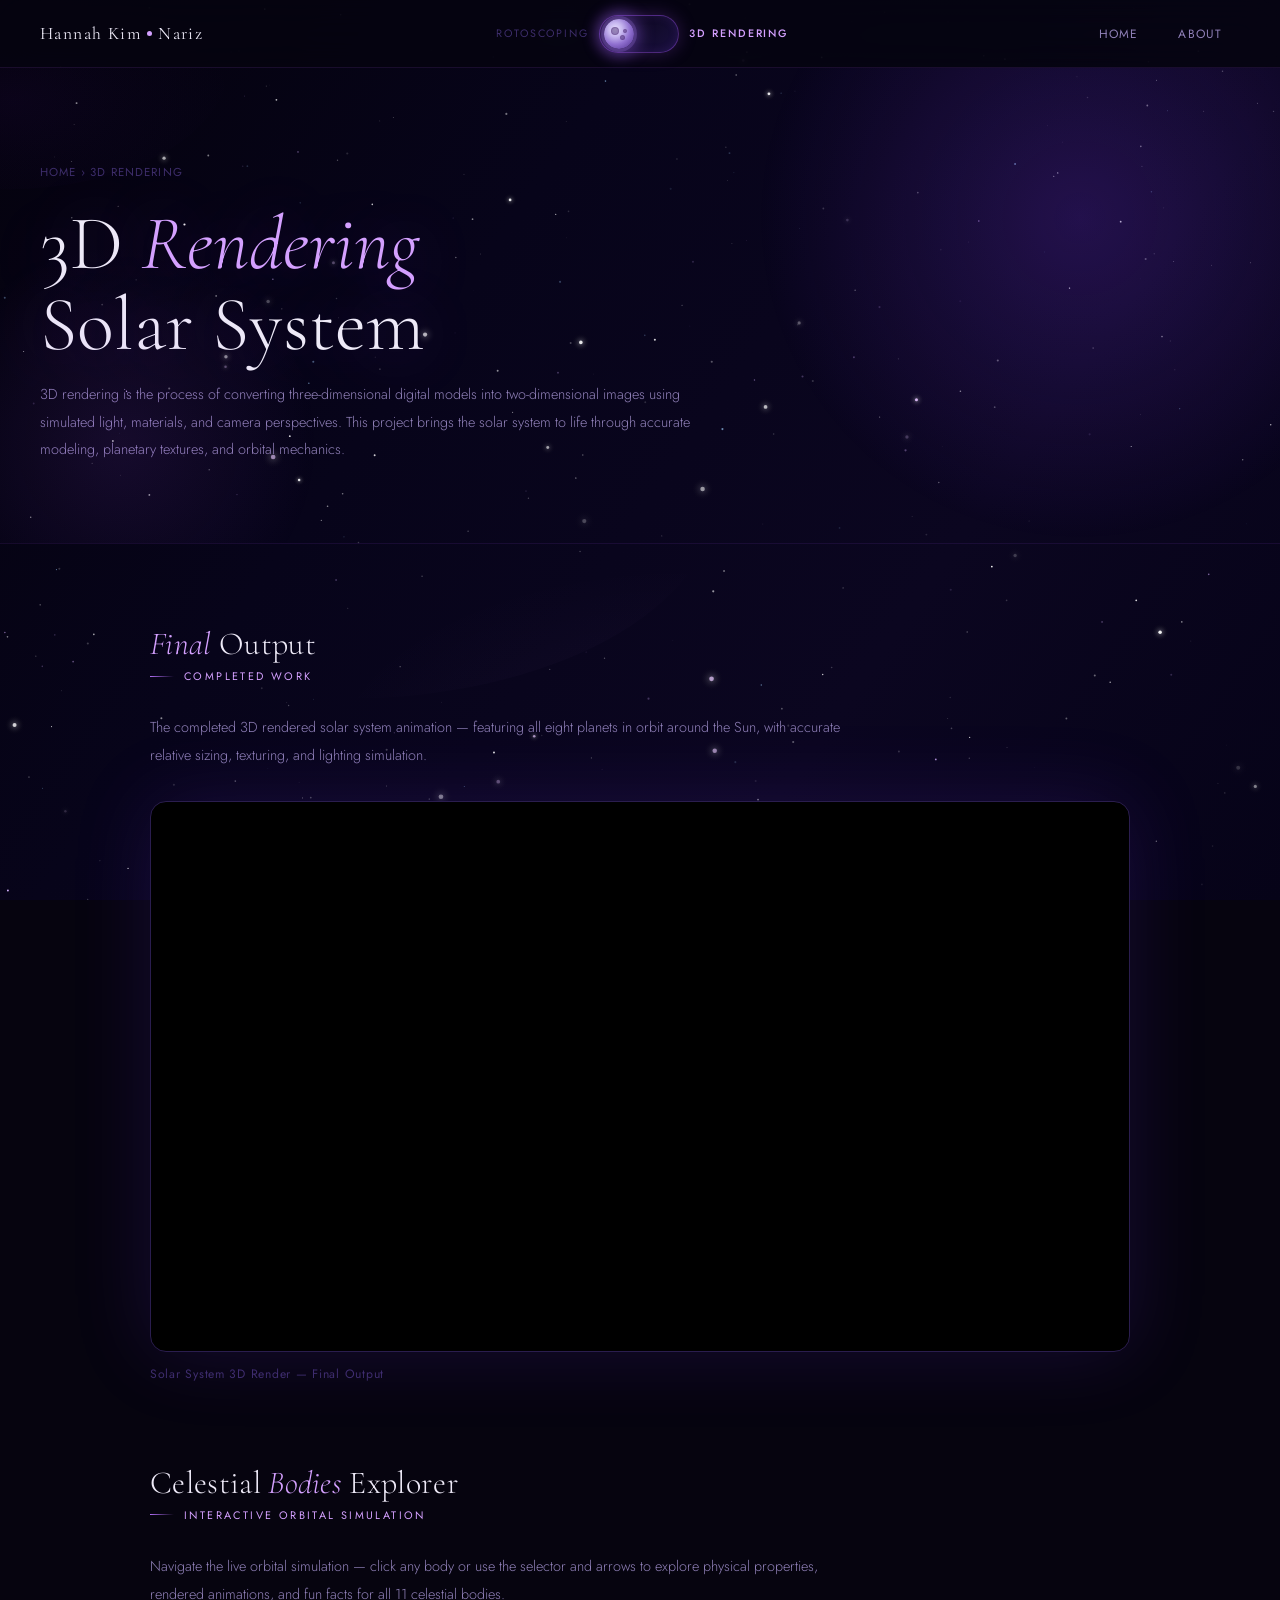
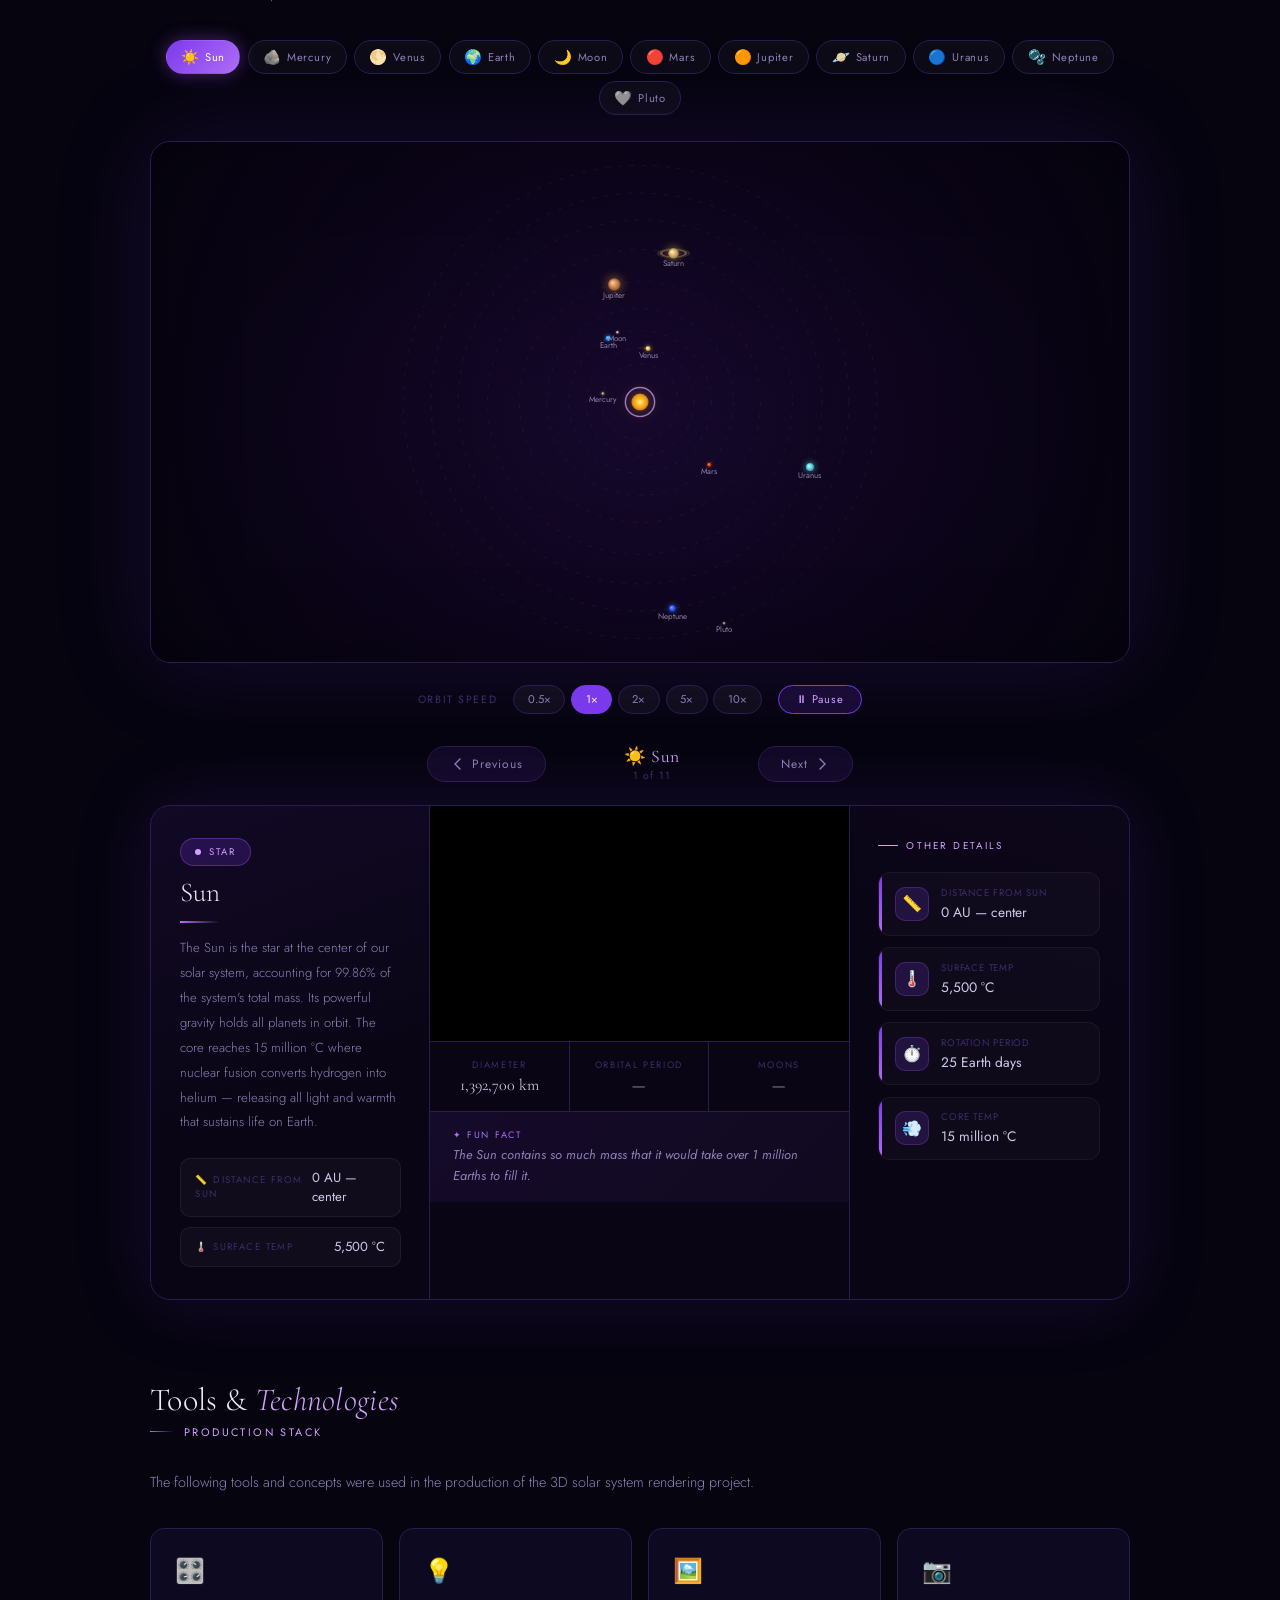
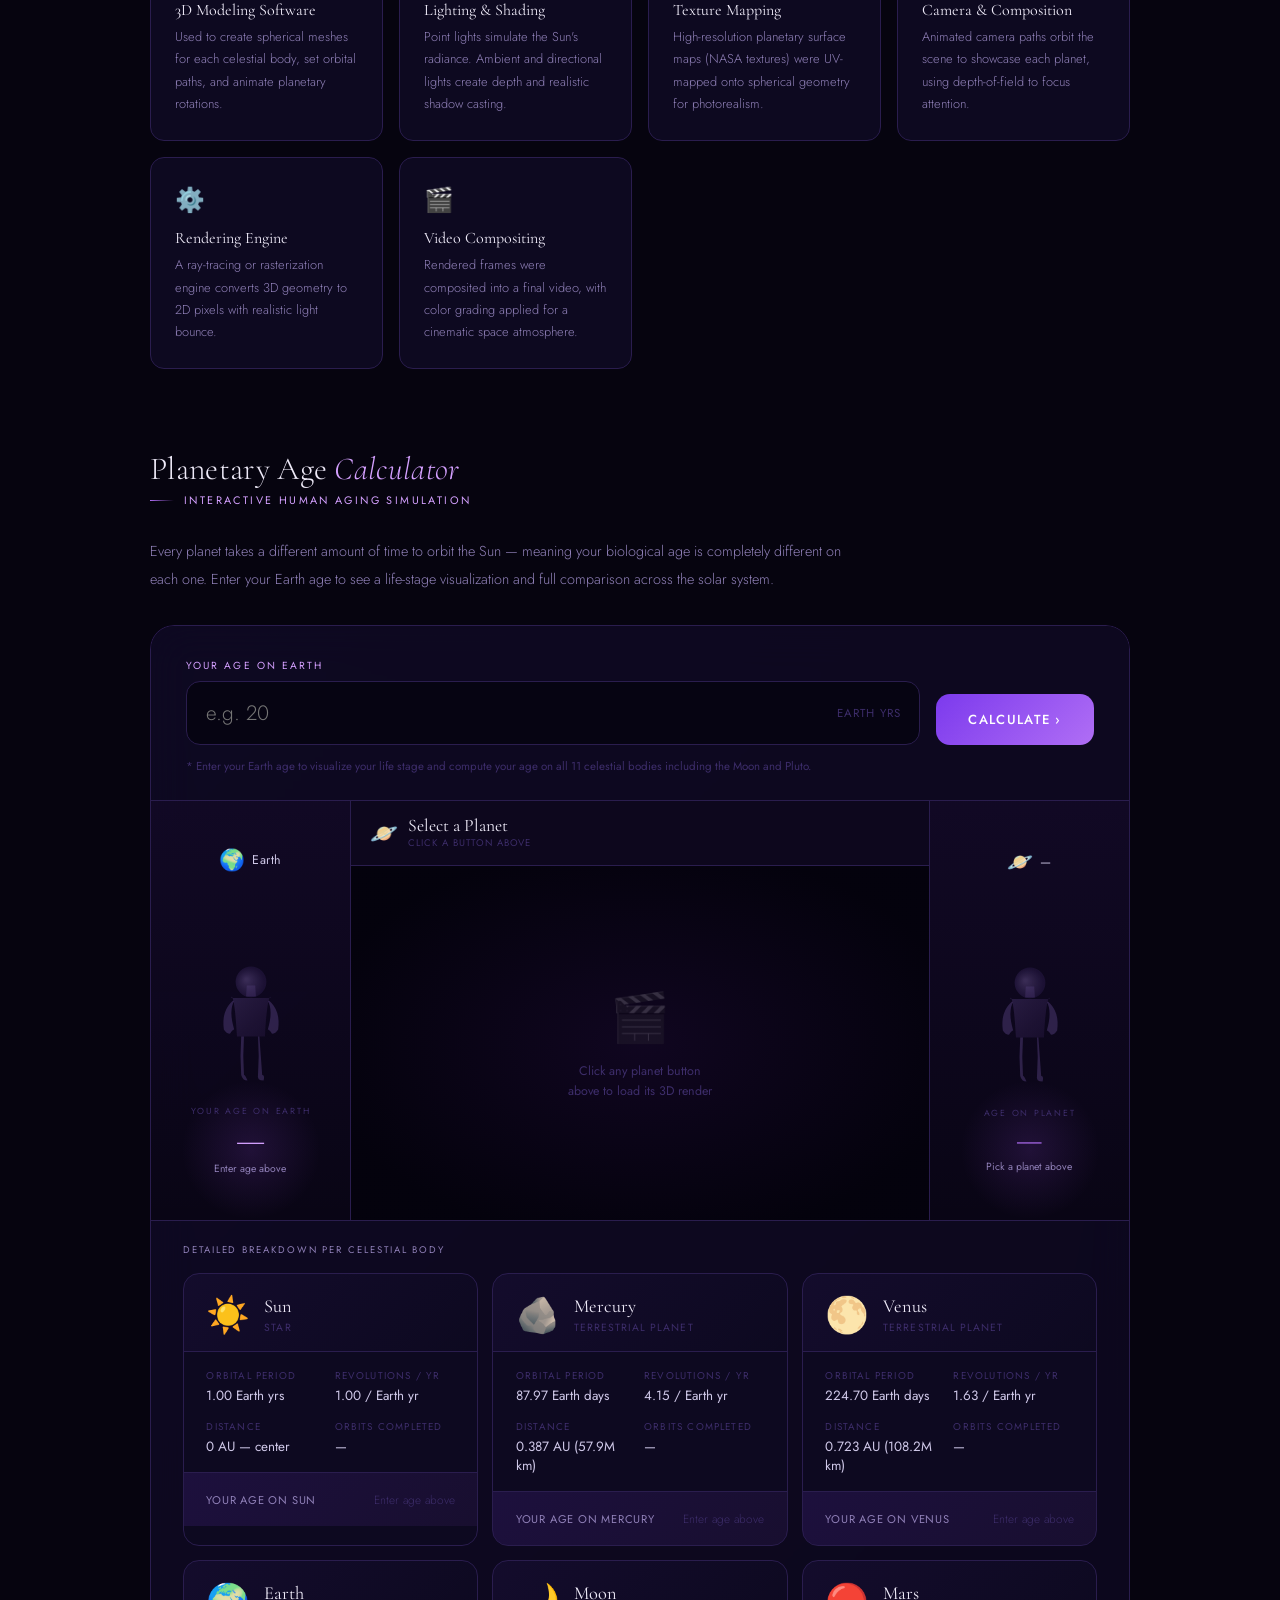
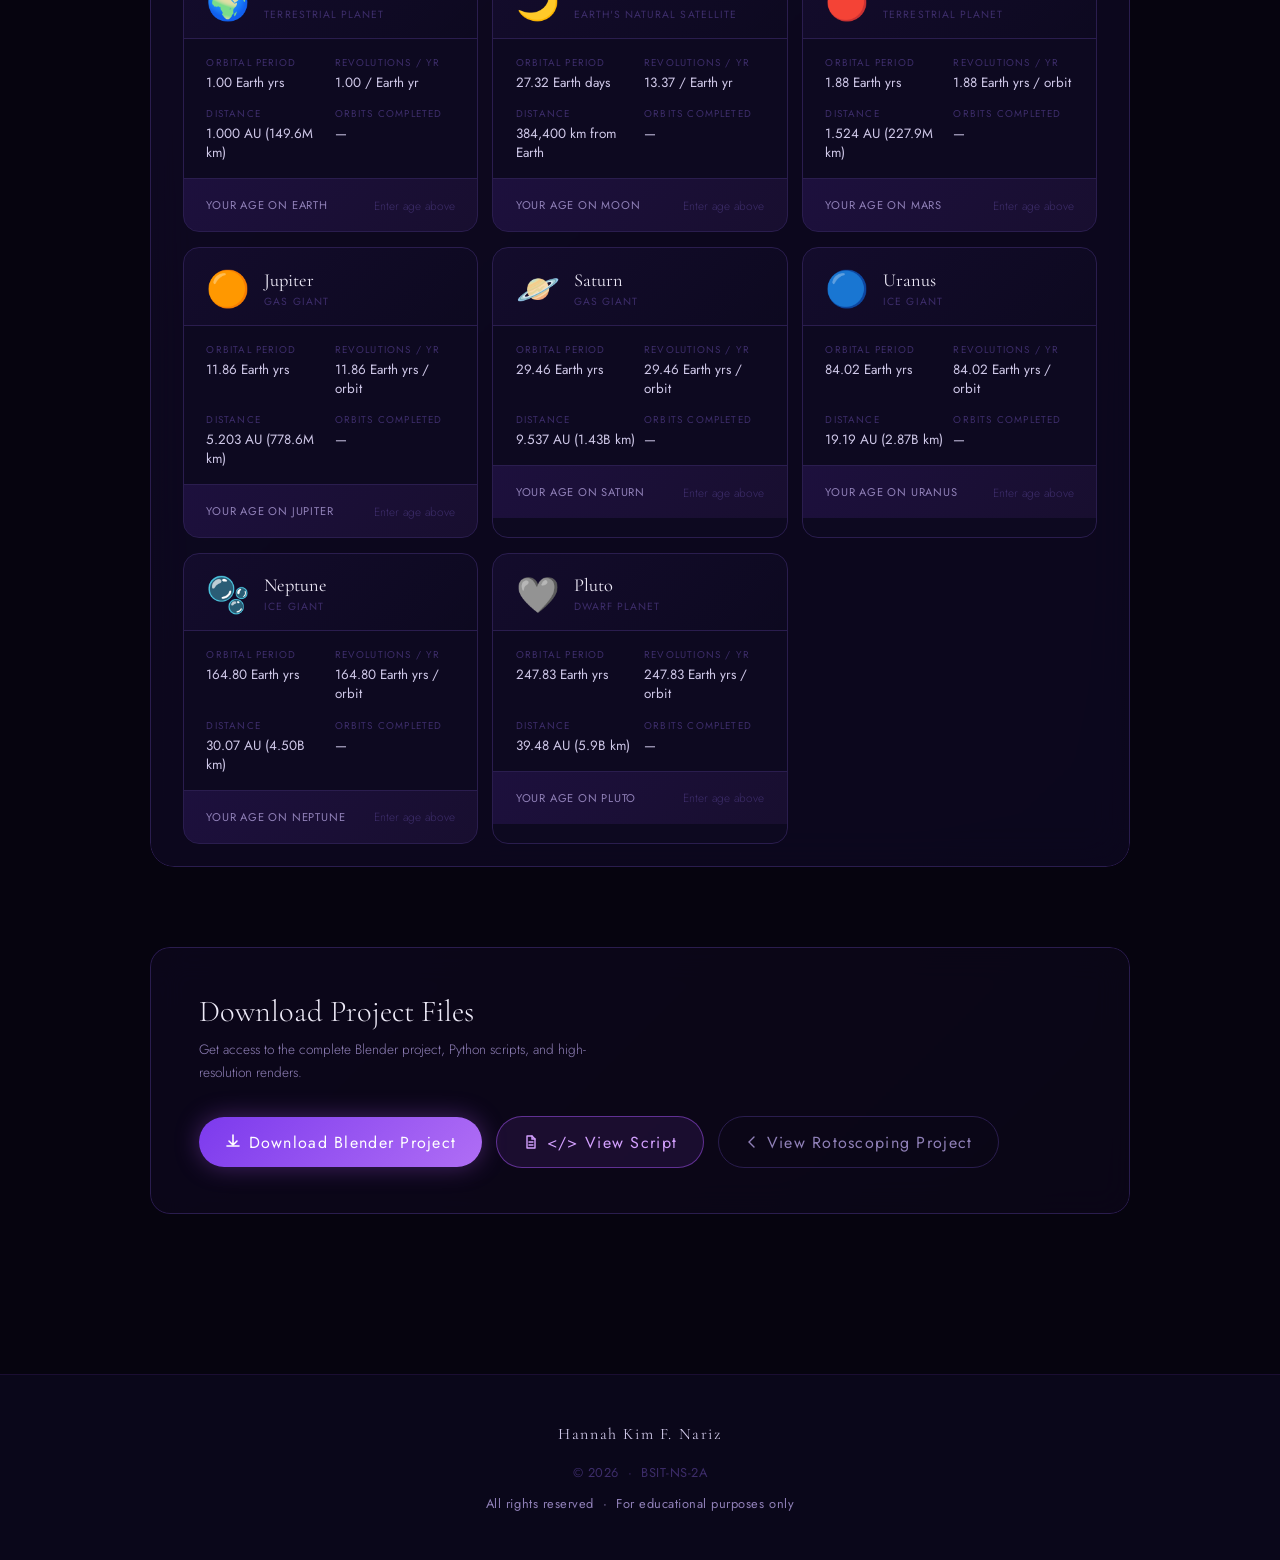
<file: rendering.html>
<!DOCTYPE html>
<html lang="en">
<head>
<meta charset="UTF-8">
<meta name="viewport" content="width=device-width,initial-scale=1.0">
<title>3D Rendering — Hannah Kim F. Nariz</title>
<link rel="preconnect" href="https://fonts.googleapis.com">
<link href="https://fonts.googleapis.com/css2?family=Cormorant+Garamond:ital,wght@0,300;0,400;0,600;1,300;1,400&family=Jost:wght@200;300;400;500&display=swap" rel="stylesheet">
<style>
:root{
  --bg:#06040f;--surface:#0d0920;--card:#120d24;
  --border:#2a1d4e;--muted:#3d2d6a;--mid:#9080b8;
  --light:#cfc8e8;--white:#eeeaf8;
  --accent:#b06ef5;--accent2:#7c3aed;--accent3:#d4a0ff;
  --font-serif:'Cormorant Garamond',serif;
  --font-sans:'Jost',sans-serif;
}
*{margin:0;padding:0;box-sizing:border-box;}
body{font-family:var(--font-sans);background:var(--bg);color:var(--white);overflow-x:hidden;}
#galaxy-canvas{position:fixed;top:0;left:0;width:100%;height:100%;z-index:0;pointer-events:none;}
nav,.hero,.content,footer{position:relative;z-index:2;}

/* NAV */
nav{background:rgba(6,4,15,0.8);backdrop-filter:blur(18px);border-bottom:1px solid rgba(168,85,247,0.12);padding:0 2.5rem;display:flex;align-items:center;justify-content:space-between;height:68px;position:sticky;top:0;z-index:100;}
.nav-brand{font-family:var(--font-serif);font-size:1.1rem;color:var(--white);letter-spacing:0.08em;text-decoration:none;display:flex;align-items:center;gap:4px;}
.brand-dot{width:5px;height:5px;border-radius:50%;background:var(--accent3);margin:0 2px;display:inline-block;animation:pulse 2.5s ease-in-out infinite;}
.nav-links{display:flex;gap:0.3rem;}
.nav-links a{color:var(--mid);text-decoration:none;font-size:0.75rem;font-weight:400;padding:0.4rem 1.1rem;border-radius:30px;letter-spacing:0.1em;text-transform:uppercase;transition:color 0.2s,background 0.2s;}
.nav-links a:hover{color:var(--white);background:rgba(124,58,237,0.25);}
.celestial-toggle{display:flex;align-items:center;gap:10px;cursor:pointer;}
.toggle-label{font-size:0.67rem;letter-spacing:0.18em;text-transform:uppercase;font-weight:400;user-select:none;min-width:68px;transition:color 0.4s;}
.toggle-label.lbl-roto{text-align:right;color:var(--muted);}
.toggle-label.lbl-render{text-align:left;color:var(--accent3);font-weight:500;}
.toggle-track{position:relative;width:80px;height:38px;border-radius:40px;cursor:pointer;flex-shrink:0;background:linear-gradient(135deg,#06040f 0%,#1a1040 100%);border:1px solid rgba(168,85,247,0.4);box-shadow:0 0 18px rgba(168,85,247,0.25),inset 0 0 10px rgba(120,60,200,0.15);}
.track-star{position:absolute;border-radius:50%;background:rgba(255,255,255,0.9);animation:starTwinkle 2s ease-in-out infinite;}
@keyframes starTwinkle{0%,100%{opacity:1;}50%{opacity:0.2;}}
.toggle-orb{position:absolute;top:50%;left:4px;transform:translateY(-50%);width:30px;height:30px;border-radius:50%;z-index:2;background:radial-gradient(circle at 38% 35%,#e8e0ff 0%,#c8b8f0 25%,#9070d0 55%,#6040a0 85%,#3a2060 100%);box-shadow:0 0 0 3px rgba(180,140,255,0.2),0 0 16px 6px rgba(160,100,255,0.45);transition:left 0.7s cubic-bezier(0.68,-0.3,0.27,1.3);}
.orb-crater{position:absolute;border-radius:50%;background:rgba(60,30,100,0.45);border:1px solid rgba(80,40,120,0.3);}
.orb-rays-wrap{display:none;}
@keyframes pulse{0%,100%{opacity:1;transform:scale(1)}50%{opacity:0.3;transform:scale(0.75)}}

/* HERO */
.hero{padding:6rem 2.5rem 5rem;border-bottom:1px solid rgba(168,85,247,0.1);position:relative;overflow:hidden;}
.hero-glow{position:absolute;width:700px;height:700px;border-radius:50%;top:-200px;right:-150px;background:radial-gradient(circle,rgba(124,58,237,0.22) 0%,transparent 65%);pointer-events:none;animation:heroFloat 8s ease-in-out infinite;}
.hero-glow2{position:absolute;width:400px;height:400px;border-radius:50%;bottom:-100px;left:-80px;background:radial-gradient(circle,rgba(168,85,247,0.1) 0%,transparent 70%);pointer-events:none;animation:heroFloat 11s ease-in-out infinite reverse;}
@keyframes heroFloat{0%,100%{transform:translateY(0) scale(1);}50%{transform:translateY(-30px) scale(1.04);}}
.breadcrumb{font-size:0.72rem;color:var(--muted);margin-bottom:1.5rem;letter-spacing:0.1em;text-transform:uppercase;}
.breadcrumb a{color:inherit;text-decoration:none;}
.hero h1{font-family:var(--font-serif);font-size:clamp(2.4rem,6vw,5rem);color:var(--white);font-weight:300;line-height:1.05;margin-bottom:1rem;text-shadow:0 0 60px rgba(168,85,247,0.4);}
.hero h1 em{font-style:italic;color:var(--accent3);}
.hero p{max-width:660px;color:var(--mid);font-size:0.9rem;line-height:1.9;font-weight:300;}

/* CONTENT */
.content{max-width:1060px;margin:0 auto;padding:5rem 2.5rem;}
.block-title{font-family:var(--font-serif);font-size:2rem;color:var(--white);margin-bottom:0.3rem;font-weight:300;margin-top:5rem;letter-spacing:0.01em;}
.block-title em{font-style:italic;color:var(--accent3);}
.block-title:first-child{margin-top:0;}
.block-sub{font-size:0.68rem;letter-spacing:0.22em;color:var(--accent3);text-transform:uppercase;margin-bottom:1.8rem;display:flex;align-items:center;gap:10px;}
.block-sub::before{content:'';width:24px;height:1px;background:linear-gradient(to right,var(--accent),transparent);}
.body-text{font-size:0.9rem;line-height:1.95;color:var(--mid);margin-bottom:2rem;max-width:720px;font-weight:300;}

/* VIDEO */
.video-wrap{border:1px solid var(--border);border-radius:16px;position:relative;aspect-ratio:16/9;margin-bottom:0.8rem;overflow:hidden;box-shadow:0 0 80px rgba(124,58,247,0.15);background:#000;}
.video-wrap iframe{position:absolute;top:0;left:0;width:100%;height:100%;border:none;display:block;}
.video-placeholder{width:100%;height:100%;display:flex;flex-direction:column;align-items:center;justify-content:center;gap:14px;background:var(--surface);color:var(--mid);font-size:0.85rem;}
.play-ring{width:64px;height:64px;border:1.5px solid var(--muted);border-radius:50%;display:flex;align-items:center;justify-content:center;}
.video-label{font-size:0.76rem;color:var(--muted);margin-bottom:3rem;letter-spacing:0.06em;}

/* TOOLS */
.tools-grid{display:grid;grid-template-columns:repeat(auto-fill,minmax(230px,1fr));gap:1rem;}
.tool-card{background:var(--surface);border:1px solid var(--border);border-radius:14px;padding:1.5rem;transition:border-color 0.2s,background 0.2s,transform 0.2s,box-shadow 0.2s;}
.tool-card:hover{border-color:var(--accent2);background:var(--card);transform:translateY(-3px);box-shadow:0 12px 40px rgba(124,58,237,0.18);}
.tool-icon{font-size:1.5rem;margin-bottom:0.7rem;}
.tool-name{font-family:var(--font-serif);font-size:1rem;font-weight:400;color:var(--white);margin-bottom:0.4rem;}
.tool-desc{font-size:0.8rem;color:var(--mid);line-height:1.75;font-weight:300;}

/* PLANET CARDS (calculator) */
.planets-grid{display:grid;grid-template-columns:repeat(auto-fill,minmax(280px,1fr));gap:1.1rem;}
.planet-card{background:var(--surface);border:1px solid var(--border);border-radius:16px;overflow:hidden;transition:border-color 0.25s,transform 0.25s,box-shadow 0.25s;}
.planet-card:hover{border-color:var(--accent2);transform:translateY(-5px);box-shadow:0 20px 60px rgba(124,58,237,0.22);}
.planet-header{padding:1.3rem 1.4rem 1rem;display:flex;align-items:center;gap:14px;border-bottom:1px solid var(--border);background:linear-gradient(135deg,rgba(124,58,237,0.06),transparent);}
.planet-emoji{font-size:2.2rem;line-height:1;}
.planet-name{font-family:var(--font-serif);font-size:1.15rem;color:var(--white);font-weight:400;}
.planet-type{font-size:0.65rem;color:var(--muted);margin-top:3px;letter-spacing:0.1em;text-transform:uppercase;}
.planet-stats{padding:1rem 1.4rem;display:grid;grid-template-columns:1fr 1fr;gap:0.9rem 0.5rem;border-bottom:1px solid var(--border);}
.planet-stat-label{font-size:0.62rem;color:var(--muted);letter-spacing:0.12em;text-transform:uppercase;margin-bottom:3px;}
.planet-stat-val{font-size:0.84rem;color:var(--light);font-weight:400;}
.planet-age-row{padding:1.1rem 1.4rem;display:flex;justify-content:space-between;align-items:center;background:linear-gradient(135deg,rgba(124,58,237,0.14),rgba(168,85,247,0.07));}
.planet-age-label{font-size:0.7rem;color:var(--mid);letter-spacing:0.07em;text-transform:uppercase;}
.planet-age-val{font-family:var(--font-serif);font-size:1.55rem;color:var(--accent3);font-weight:400;}
.planet-age-val.empty{font-family:var(--font-sans);font-size:0.74rem;color:var(--muted);font-weight:300;}

/* FOOTER */
footer{border-top:1px solid rgba(168,85,247,0.1);background:rgba(13,9,32,0.7);text-align:center;padding:2.5rem 1.5rem;font-size:0.8rem;letter-spacing:0.04em;color:var(--muted);line-height:2.4;margin-top:5rem;}
footer span{color:var(--mid);}
footer .footer-brand{font-family:var(--font-serif);font-size:1rem;color:var(--light);letter-spacing:0.1em;display:block;margin-bottom:0.3rem;}

/* SOLAR EXPLORER SECTION */
.solar-section{margin-top:5rem;}

.planet-selector{display:flex;flex-wrap:wrap;gap:0.45rem;justify-content:center;margin-bottom:1.6rem;}
.psel-btn{display:flex;align-items:center;gap:5px;padding:0.38rem 0.9rem;background:rgba(255,255,255,0.03);border:1px solid var(--border);border-radius:30px;color:var(--mid);font-family:var(--font-sans);font-size:0.7rem;letter-spacing:0.07em;cursor:pointer;white-space:nowrap;transition:all 0.22s;}
.psel-btn:hover{border-color:var(--accent2);color:var(--white);background:rgba(124,58,237,0.14);}
.psel-btn.active{background:linear-gradient(135deg,var(--accent2),var(--accent));border-color:transparent;color:#fff;box-shadow:0 0 18px rgba(168,85,247,0.4);}
.psel-btn .pe{font-size:0.9rem;}

.solar-wrapper{position:relative;width:100%;border:1px solid var(--border);border-radius:20px;overflow:hidden;background:radial-gradient(ellipse at 50% 55%,rgba(80,30,140,0.2) 0%,rgba(6,4,15,0.98) 70%);box-shadow:0 0 100px rgba(124,58,237,0.15),inset 0 0 80px rgba(0,0,0,0.5);margin-bottom:1.4rem;}
#solarCanvas{display:block;width:100%;cursor:pointer;}
#solar-tooltip{position:absolute;background:rgba(13,9,32,0.96);border:1px solid var(--border);border-radius:10px;padding:0.55rem 0.9rem;font-size:0.74rem;color:var(--light);pointer-events:none;opacity:0;transition:opacity 0.15s;white-space:nowrap;z-index:10;box-shadow:0 8px 32px rgba(124,58,237,0.3);}
#solar-tooltip.show{opacity:1;}
#solar-tooltip .tt-name{font-family:var(--font-serif);font-size:0.95rem;color:var(--accent3);display:block;margin-bottom:1px;}

.solar-controls{display:flex;align-items:center;justify-content:center;gap:1rem;margin-bottom:2rem;flex-wrap:wrap;}
.ctrl-label{font-size:0.66rem;letter-spacing:0.15em;text-transform:uppercase;color:var(--muted);}
.speed-btns{display:flex;gap:0.35rem;}
.spd-btn{padding:0.32rem 0.85rem;background:rgba(255,255,255,0.04);border:1px solid var(--border);border-radius:20px;color:var(--mid);font-family:var(--font-sans);font-size:0.7rem;cursor:pointer;transition:all 0.2s;}
.spd-btn:hover{border-color:var(--accent2);color:var(--white);}
.spd-btn.active{background:var(--accent2);border-color:var(--accent2);color:#fff;}
.pause-btn{padding:0.32rem 1.1rem;background:rgba(124,58,237,0.15);border:1px solid var(--accent2);border-radius:20px;color:var(--accent3);font-family:var(--font-sans);font-size:0.7rem;cursor:pointer;transition:all 0.2s;letter-spacing:0.07em;}
.pause-btn:hover{background:rgba(124,58,237,0.3);}

.body-nav{display:flex;align-items:center;justify-content:center;gap:1rem;margin-bottom:1.4rem;}
.nav-arrow{display:flex;align-items:center;gap:7px;padding:0.5rem 1.4rem;background:rgba(124,58,237,0.1);border:1px solid var(--border);border-radius:30px;color:var(--mid);font-family:var(--font-sans);font-size:0.75rem;letter-spacing:0.08em;cursor:pointer;transition:all 0.2s;}
.nav-arrow:hover{border-color:var(--accent);color:var(--accent3);background:rgba(124,58,237,0.2);box-shadow:0 0 20px rgba(168,85,247,0.2);}
.nav-arrow svg{flex-shrink:0;}
.nav-current-label{font-family:var(--font-serif);font-size:1.1rem;color:var(--accent3);min-width:180px;text-align:center;letter-spacing:0.04em;}
.nav-current-index{font-size:0.65rem;color:var(--muted);display:block;margin-top:1px;font-family:var(--font-sans);letter-spacing:0.12em;}

.body-info-panel{display:grid;grid-template-columns:1fr 1.5fr 1fr;gap:0;border:1px solid var(--border);border-radius:20px;overflow:hidden;background:rgba(10,6,22,0.95);box-shadow:0 0 80px rgba(124,58,237,0.15);opacity:0;transform:translateY(20px);transition:opacity 0.45s ease,transform 0.45s ease;}
.body-info-panel.visible{opacity:1;transform:translateY(0);}

.bip-left{padding:2rem 1.8rem;border-right:1px solid var(--border);background:linear-gradient(160deg,rgba(124,58,237,0.08) 0%,transparent 60%);display:flex;flex-direction:column;gap:1.4rem;}
.bip-planet-badge{display:inline-flex;align-items:center;gap:8px;padding:0.35rem 0.9rem;background:rgba(124,58,237,0.2);border:1px solid rgba(168,85,247,0.35);border-radius:30px;font-size:0.6rem;letter-spacing:0.2em;text-transform:uppercase;color:var(--accent3);width:fit-content;}
.bip-planet-badge-dot{width:6px;height:6px;border-radius:50%;background:var(--accent3);animation:pulse 2s infinite;}
.bip-left-title{font-family:var(--font-serif);font-size:1.7rem;font-weight:300;color:var(--white);line-height:1.1;}
.bip-left-title em{font-style:italic;color:var(--accent3);}
.bip-divider{width:40px;height:2px;background:linear-gradient(to right,var(--accent),transparent);}
.bip-desc{font-size:0.82rem;line-height:1.9;color:var(--mid);font-weight:300;flex:1;}
.bip-stat-pills{display:flex;flex-direction:column;gap:0.6rem;}
.bip-stat-pill{display:flex;align-items:center;justify-content:space-between;padding:0.6rem 0.9rem;background:rgba(255,255,255,0.03);border:1px solid rgba(255,255,255,0.06);border-radius:10px;transition:border-color 0.2s,background 0.2s;}
.bip-stat-pill:hover{border-color:rgba(168,85,247,0.3);background:rgba(124,58,237,0.07);}
.bip-spl{font-size:0.6rem;letter-spacing:0.15em;text-transform:uppercase;color:var(--muted);}
.bip-spv{font-size:0.82rem;color:var(--light);font-weight:400;}

.bip-center{border-right:1px solid var(--border);}
.bip-video-area{width:100%;aspect-ratio:16/9;position:relative;background:#000;}
.bip-video-area iframe{position:absolute;top:0;left:0;width:100%;height:100%;border:none;}
.bip-video-placeholder{width:100%;height:100%;display:flex;flex-direction:column;align-items:center;justify-content:center;gap:10px;background:radial-gradient(ellipse at 50% 50%,rgba(60,20,100,0.35) 0%,rgba(6,4,15,0.98) 70%);color:var(--muted);font-size:0.78rem;}
.bip-stats-row{display:grid;grid-template-columns:repeat(3,1fr);border-top:1px solid var(--border);}
.bip-stat-cell{padding:1rem 0.8rem;text-align:center;border-right:1px solid var(--border);}
.bip-stat-cell:last-child{border-right:none;}
.bip-sc-lbl{font-size:0.58rem;letter-spacing:0.18em;text-transform:uppercase;color:var(--muted);margin-bottom:4px;}
.bip-sc-val{font-family:var(--font-serif);font-size:1rem;color:var(--light);}
.bip-fun-fact{padding:1rem 1.4rem;border-top:1px solid var(--border);background:linear-gradient(135deg,rgba(124,58,237,0.1),rgba(168,85,247,0.05));}
.bip-ff-label{font-size:0.58rem;letter-spacing:0.18em;text-transform:uppercase;color:var(--accent);margin-bottom:4px;}
.bip-ff-text{font-size:0.8rem;color:var(--mid);line-height:1.6;font-style:italic;}

.bip-right{padding:2rem 1.8rem;background:linear-gradient(200deg,rgba(60,20,100,0.06) 0%,transparent 60%);}
.bip-right-title{font-size:0.62rem;letter-spacing:0.22em;text-transform:uppercase;color:var(--accent3);margin-bottom:1.2rem;display:flex;align-items:center;gap:8px;}
.bip-right-title::before{content:'';width:20px;height:1px;background:var(--accent3);}
.bip-detail-card{display:flex;align-items:center;gap:12px;padding:0.8rem 1rem;background:rgba(255,255,255,0.025);border:1px solid rgba(255,255,255,0.05);border-radius:12px;margin-bottom:0.7rem;position:relative;overflow:hidden;transition:border-color 0.2s,transform 0.2s;}
.bip-detail-card::before{content:'';position:absolute;left:0;top:0;bottom:0;width:3px;background:linear-gradient(to bottom,var(--accent2),var(--accent));border-radius:3px 0 0 3px;}
.bip-detail-card:hover{border-color:rgba(168,85,247,0.3);transform:translateX(3px);}
.bip-dc-icon{width:34px;height:34px;border-radius:10px;flex-shrink:0;display:flex;align-items:center;justify-content:center;font-size:1rem;background:rgba(124,58,237,0.18);border:1px solid rgba(168,85,247,0.25);}
.bip-dc-name{font-size:0.6rem;color:var(--muted);letter-spacing:0.08em;text-transform:uppercase;margin-bottom:2px;}
.bip-dc-val{font-size:0.86rem;color:var(--light);font-weight:400;}

/* ADVANCED CALCULATOR */
.calc-outer{position:relative;border-radius:24px;overflow:hidden;margin-bottom:2.5rem;}
.calc-bg-glow{position:absolute;inset:0;background:linear-gradient(135deg,rgba(124,58,237,0.12) 0%,rgba(168,85,247,0.06) 50%,rgba(60,20,100,0.12) 100%);pointer-events:none;}
.calc-inner{position:relative;border:1px solid var(--border);border-radius:24px;overflow:hidden;backdrop-filter:blur(20px);}

.calc-top{padding:2rem 2.2rem 1.6rem;border-bottom:1px solid var(--border);background:rgba(13,9,32,0.8);}
.calc-top-grid{display:grid;grid-template-columns:1fr auto;gap:1rem;align-items:end;margin-bottom:0.8rem;}
.calc-field-fancy{display:flex;flex-direction:column;gap:8px;}
.calc-field-fancy label{font-size:0.64rem;letter-spacing:0.2em;text-transform:uppercase;color:var(--accent3);}
.calc-input-wrap{position:relative;}
.calc-input-fancy{width:100%;padding:1rem 1.2rem;border:1px solid var(--border);background:rgba(6,4,15,0.8);font-family:var(--font-sans);font-size:1.3rem;font-weight:300;color:var(--white);border-radius:14px;transition:border-color 0.2s,box-shadow 0.2s;outline:none;}
.calc-input-fancy:focus{border-color:var(--accent);box-shadow:0 0 0 3px rgba(168,85,247,0.2);}
.calc-input-unit{position:absolute;right:1.2rem;top:50%;transform:translateY(-50%);font-size:0.72rem;color:var(--muted);letter-spacing:0.1em;pointer-events:none;}
.calc-btn-fancy{padding:1rem 2rem;background:linear-gradient(135deg,var(--accent2),var(--accent));color:#fff;border:none;font-family:var(--font-sans);font-size:0.82rem;font-weight:500;letter-spacing:0.1em;border-radius:14px;cursor:pointer;white-space:nowrap;transition:opacity 0.2s,box-shadow 0.2s,transform 0.15s;text-transform:uppercase;}
.calc-btn-fancy:hover{opacity:0.9;box-shadow:0 0 30px rgba(168,85,247,0.5);transform:translateY(-1px);}
.calc-hint-fancy{font-size:0.72rem;color:var(--muted);}

.calc-visual{display:grid;grid-template-columns:200px 1fr 200px;border-bottom:1px solid var(--border);background:rgba(10,6,22,0.95);min-height:420px;}
.calc-human-side{border-right:1px solid var(--border);display:flex;flex-direction:column;align-items:center;justify-content:center;padding:1.4rem 1rem;gap:0.8rem;position:relative;overflow:hidden;background:linear-gradient(180deg,rgba(124,58,237,0.07) 0%,transparent 100%);}
.calc-human-right{border-right:none;border-left:1px solid var(--border);}
.calc-human-side::after{content:'';position:absolute;bottom:0;left:50%;transform:translateX(-50%);width:140px;height:140px;border-radius:50%;background:radial-gradient(circle,rgba(168,85,247,0.14) 0%,transparent 70%);pointer-events:none;}
.calc-human-label-top{display:flex;align-items:center;gap:7px;margin-bottom:0.3rem;}
.calc-human-planet-name{font-size:0.78rem;color:var(--light);font-weight:400;letter-spacing:0.05em;}
.human-canvas-wrap{position:relative;z-index:1;}
#humanCanvas,#humanCanvas2{display:block;}
.human-age-display{text-align:center;z-index:1;}
.had-label{font-size:0.55rem;letter-spacing:0.2em;text-transform:uppercase;color:var(--muted);margin-bottom:4px;}
.had-age{font-family:var(--font-serif);font-size:2.2rem;color:var(--accent3);font-weight:300;line-height:1;}
.had-desc{font-size:0.65rem;color:var(--mid);margin-top:4px;}

.calc-video-center{display:flex;flex-direction:column;background:rgba(6,4,15,0.8);min-height:0;}
.calc-video-title-bar{padding:0.9rem 1.2rem;border-bottom:1px solid var(--border);display:flex;align-items:center;gap:10px;flex-shrink:0;background:rgba(124,58,237,0.06);}
.calc-video-frame-wrap{flex:1;position:relative;min-height:240px;background:#000;}
.calc-video-frame-wrap iframe{position:absolute;top:0;left:0;width:100%;height:100%;border:none;display:block;}
.calc-video-empty{position:absolute;inset:0;display:flex;flex-direction:column;align-items:center;justify-content:center;background:radial-gradient(ellipse at 50% 50%,rgba(40,15,80,0.4) 0%,rgba(4,2,13,0.98) 80%);text-align:center;padding:2rem;}
.calc-video-age-bar{padding:0.9rem 1.4rem;border-top:1px solid var(--border);display:flex;justify-content:space-between;align-items:center;background:linear-gradient(135deg,rgba(124,58,237,0.12),rgba(168,85,247,0.05));flex-shrink:0;}

.calc-cards-section{padding:1.4rem 2rem;background:rgba(13,9,32,0.6);}
.calc-cards-label{font-size:0.6rem;letter-spacing:0.2em;text-transform:uppercase;color:var(--mid);margin-bottom:1rem;}
.calc-cards-grid{display:grid;grid-template-columns:repeat(auto-fill,minmax(260px,1fr));gap:0.9rem;}

.calc-pick-btn{display:inline-flex;align-items:center;gap:5px;padding:0.32rem 0.75rem;background:rgba(255,255,255,0.03);border:1px solid var(--border);border-radius:20px;color:var(--mid);font-family:var(--font-sans);font-size:0.68rem;letter-spacing:0.06em;cursor:pointer;white-space:nowrap;transition:all 0.2s;}
.calc-pick-btn:hover{border-color:var(--accent2);color:var(--white);background:rgba(124,58,237,0.15);}
.calc-pick-btn.cpb-active{background:linear-gradient(135deg,var(--accent2),var(--accent));border-color:transparent;color:#fff;box-shadow:0 0 14px rgba(168,85,247,0.4);}
.cpb-age{background:rgba(0,0,0,0.25);border-radius:10px;padding:0.1rem 0.4rem;font-size:0.62rem;margin-left:2px;}

/* ── DOWNLOAD PROJECT FILES SECTION ── */
.download-section{position:relative;margin:5rem 0 0;border-radius:20px;overflow:hidden;}
.download-bg-glow{position:absolute;inset:0;background:linear-gradient(135deg,rgba(124,58,237,0.18) 0%,rgba(168,85,247,0.1) 50%,rgba(60,20,100,0.18) 100%);pointer-events:none;}
.download-inner{position:relative;border:1px solid var(--border);border-radius:20px;padding:2.8rem 3rem;display:flex;align-items:center;justify-content:space-between;gap:2rem;background:rgba(10,6,22,0.85);backdrop-filter:blur(16px);flex-wrap:wrap;box-shadow:0 0 80px rgba(124,58,237,0.12);}
.download-title{font-family:var(--font-serif);font-size:1.9rem;color:var(--white);font-weight:300;margin-bottom:0.5rem;}
.download-sub{font-size:0.85rem;color:var(--mid);line-height:1.7;max-width:420px;font-weight:300;}
.download-btns{display:flex;align-items:center;gap:0.9rem;flex-wrap:wrap;}
.dl-btn{display:inline-flex;align-items:center;gap:8px;padding:0.85rem 1.6rem;border-radius:40px;font-family:var(--font-sans);font-size:0.8rem;font-weight:500;letter-spacing:0.08em;text-decoration:none;cursor:pointer;transition:all 0.25s;white-space:nowrap;border:none;font:inherit;}
.dl-btn-primary{background:linear-gradient(135deg,var(--accent2),var(--accent));color:#fff;border:none;box-shadow:0 0 24px rgba(168,85,247,0.35);}
.dl-btn-primary:hover{opacity:0.88;box-shadow:0 0 40px rgba(168,85,247,0.55);transform:translateY(-2px);}
.dl-btn-outline{background:rgba(168,85,247,0.1);color:var(--accent3);border:1px solid rgba(168,85,247,0.5);}
.dl-btn-outline:hover{background:rgba(168,85,247,0.22);border-color:var(--accent);color:var(--white);transform:translateY(-2px);}
.dl-btn-ghost{background:transparent;color:var(--mid);border:1px solid var(--border);}
.dl-btn-ghost:hover{color:var(--accent3);border-color:var(--accent2);background:rgba(124,58,237,0.1);transform:translateY(-2px);}
@media(max-width:800px){.download-inner{flex-direction:column;align-items:flex-start;padding:2rem 1.6rem;}.download-btns{width:100%;}.dl-btn{flex:1;justify-content:center;}}

/* SCRIPT VIEWER MODAL */
.script-modal-overlay{position:fixed;inset:0;background:rgba(4,2,10,0.82);backdrop-filter:blur(6px);z-index:1000;display:none;align-items:center;justify-content:center;padding:2rem;opacity:0;transition:opacity 0.25s ease;}
.script-modal-overlay.open{display:flex;}
.script-modal-overlay.show{opacity:1;}
.script-modal{width:100%;max-width:880px;max-height:85vh;background:var(--surface);border:1px solid var(--border);border-radius:18px;overflow:hidden;display:flex;flex-direction:column;box-shadow:0 30px 100px rgba(0,0,0,0.6),0 0 80px rgba(124,58,237,0.2);transform:translateY(16px);transition:transform 0.25s ease;}
.script-modal-overlay.show .script-modal{transform:translateY(0);}
.script-modal-head{display:flex;align-items:center;justify-content:space-between;padding:1.1rem 1.5rem;border-bottom:1px solid var(--border);background:rgba(124,58,237,0.06);flex-shrink:0;}
.script-modal-title{display:flex;align-items:center;gap:10px;font-family:var(--font-serif);font-size:1.05rem;color:var(--white);}
.script-modal-title span.dot{width:7px;height:7px;border-radius:50%;background:var(--accent3);}
.script-modal-actions{display:flex;align-items:center;gap:0.6rem;}
.script-copy-btn{padding:0.4rem 0.9rem;background:rgba(168,85,247,0.12);border:1px solid rgba(168,85,247,0.4);border-radius:20px;color:var(--accent3);font-family:var(--font-sans);font-size:0.7rem;letter-spacing:0.05em;cursor:pointer;transition:all 0.2s;}
.script-copy-btn:hover{background:rgba(168,85,247,0.25);color:#fff;}
.script-close-btn{width:30px;height:30px;border-radius:50%;background:rgba(255,255,255,0.05);border:1px solid var(--border);color:var(--mid);cursor:pointer;display:flex;align-items:center;justify-content:center;transition:all 0.2s;font-size:0.9rem;line-height:1;}
.script-close-btn:hover{background:rgba(255,255,255,0.1);color:#fff;}
.script-modal-body{overflow:auto;padding:0;background:#050310;}
.script-modal-body pre{margin:0;padding:1.5rem 1.6rem;font-family:'SFMono-Regular',Consolas,'Liberation Mono',Menlo,monospace;font-size:0.78rem;line-height:1.7;color:#cdbfff;white-space:pre-wrap;word-break:break-word;}
.script-modal-body code{color:inherit;}

@media(max-width:900px){
  .body-info-panel{grid-template-columns:1fr;}
  .bip-left,.bip-center,.bip-right{border-right:none;border-bottom:1px solid var(--border);}
  .bip-right{border-bottom:none;}
  .calc-visual{grid-template-columns:1fr;}
  .calc-human-side,.calc-human-right{border-right:none;border-left:none;border-bottom:1px solid var(--border);}
  .calc-video-center{min-height:280px;}
}
@media(max-width:640px){
  .hero,.content{padding-left:1.2rem;padding-right:1.2rem;}
  nav{padding:0 1.2rem;}
  .toggle-label{display:none;}
  .calc-top-grid{grid-template-columns:1fr;}
  .calc-btn-fancy{width:100%;}
  .body-nav{flex-wrap:wrap;}
  .script-modal{max-height:90vh;}
}
</style>
</head>
<body>
<canvas id="galaxy-canvas"></canvas>

<!-- NAV -->
<nav>
  <a href="index.html" class="nav-brand">Hannah Kim<span class="brand-dot"></span>Nariz</a>
  <div class="celestial-toggle" id="celestialToggle" tabindex="0" role="button">
    <span class="toggle-label lbl-roto">Rotoscoping</span>
    <div class="toggle-track">
      <div class="track-star" style="width:3px;height:3px;top:8px;left:10px;animation-delay:0s;"></div>
      <div class="track-star" style="width:2px;height:2px;top:18px;left:18px;animation-delay:0.6s;"></div>
      <div class="track-star" style="width:2px;height:2px;top:12px;left:28px;animation-delay:1.1s;"></div>
      <div class="track-star" style="width:3px;height:3px;top:22px;left:8px;animation-delay:0.3s;"></div>
      <div class="toggle-orb" id="toggleOrb">
        <div class="orb-crater" style="width:8px;height:8px;top:8px;left:7px;"></div>
        <div class="orb-crater" style="width:5px;height:5px;top:16px;left:16px;"></div>
        <div class="orb-crater" style="width:4px;height:4px;top:10px;right:7px;"></div>
        <div class="orb-rays-wrap"></div>
      </div>
    </div>
    <span class="toggle-label lbl-render">3D Rendering</span>
  </div>
  <div class="nav-links">
    <a href="index.html">Home</a>
    <a href="about.html">About</a>
  </div>
</nav>

<!-- HERO -->
<div class="hero">
  <div class="hero-glow"></div><div class="hero-glow2"></div>
  <div class="breadcrumb"><a href="index.html">Home</a> › 3D Rendering</div>
  <h1>3D <em>Rendering</em><br>Solar System</h1>
  <p>3D rendering is the process of converting three-dimensional digital models into two-dimensional images using simulated light, materials, and camera perspectives. This project brings the solar system to life through accurate modeling, planetary textures, and orbital mechanics.</p>
</div>

<div class="content">

<!-- FINAL OUTPUT -->
<h2 class="block-title"><em>Final</em> Output</h2>
<div class="block-sub">Completed Work</div>
<p class="body-text">The completed 3D rendered solar system animation — featuring all eight planets in orbit around the Sun, with accurate relative sizing, texturing, and lighting simulation.</p>
<div class="video-wrap">
  <iframe
    src="https://www.youtube.com/embed/kRSG5BkiZw4"
    title="3D Solar System — Final Render"
    allow="accelerometer; autoplay; clipboard-write; encrypted-media; gyroscope; picture-in-picture"
    allowfullscreen>
  </iframe>
</div>
<p class="video-label">Solar System 3D Render — Final Output</p>

  <!-- SOLAR EXPLORER -->
  <div class="solar-section">
    <h2 class="block-title">Celestial <em>Bodies</em> Explorer</h2>
    <div class="block-sub">Interactive Orbital Simulation</div>
    <p class="body-text">Navigate the live orbital simulation — click any body or use the selector and arrows to explore physical properties, rendered animations, and fun facts for all 11 celestial bodies.</p>

    <div class="planet-selector" id="planetSelector"></div>

    <div class="solar-wrapper">
      <canvas id="solarCanvas"></canvas>
      <div id="solar-tooltip">
        <span class="tt-name" id="tt-name"></span>
        <span id="tt-sub"></span>
      </div>
    </div>

    <div class="solar-controls">
      <span class="ctrl-label">Orbit Speed</span>
      <div class="speed-btns">
        <button class="spd-btn" data-speed="0.5">0.5×</button>
        <button class="spd-btn active" data-speed="1">1×</button>
        <button class="spd-btn" data-speed="2">2×</button>
        <button class="spd-btn" data-speed="5">5×</button>
        <button class="spd-btn" data-speed="10">10×</button>
      </div>
      <button class="pause-btn" id="pauseBtn">⏸ Pause</button>
    </div>

    <div class="body-nav">
      <button class="nav-arrow" id="prevBtn">
        <svg width="14" height="14" viewBox="0 0 14 14" fill="none"><path d="M9 2L4 7L9 12" stroke="currentColor" stroke-width="1.4" stroke-linecap="round"/></svg>
        Previous
      </button>
      <div class="nav-current-label">
        <span id="navCurrentName">Sun</span>
        <span class="nav-current-index" id="navCurrentIndex">1 of 11</span>
      </div>
      <button class="nav-arrow" id="nextBtn">
        Next
        <svg width="14" height="14" viewBox="0 0 14 14" fill="none"><path d="M5 2L10 7L5 12" stroke="currentColor" stroke-width="1.4" stroke-linecap="round"/></svg>
      </button>
    </div>

    <div class="body-info-panel" id="bodyInfoPanel">
      <!-- LEFT -->
      <div class="bip-left">
        <div>
          <div class="bip-planet-badge"><span class="bip-planet-badge-dot"></span><span id="bip-type">Star</span></div>
          <div class="bip-left-title" style="margin-top:0.8rem;" id="bip-title">Sun</div>
          <div class="bip-divider" style="margin:0.8rem 0;"></div>
          <p class="bip-desc" id="bip-desc">Loading…</p>
        </div>
        <div class="bip-stat-pills" id="bip-stat-pills"></div>
      </div>
      <!-- CENTER -->
      <div class="bip-center">
        <div id="bip-video-area" class="bip-video-area">
          <div class="bip-video-placeholder"><div class="play-ring" style="width:46px;height:46px;border-color:#3d2d6a;"><svg width="12" height="12" viewBox="0 0 16 16" fill="none"><path d="M5 3L13 8L5 13V3Z" fill="#3d2d6a"/></svg></div><span>Select a body to load its render</span></div>
        </div>
        <div class="bip-stats-row">
          <div class="bip-stat-cell"><div class="bip-sc-lbl">Diameter</div><div class="bip-sc-val" id="bip-diameter">—</div></div>
          <div class="bip-stat-cell"><div class="bip-sc-lbl">Orbital Period</div><div class="bip-sc-val" id="bip-orbital">—</div></div>
          <div class="bip-stat-cell"><div class="bip-sc-lbl">Moons</div><div class="bip-sc-val" id="bip-moons">—</div></div>
        </div>
        <div class="bip-fun-fact">
          <div class="bip-ff-label">✦ Fun Fact</div>
          <div class="bip-ff-text" id="bip-funfact">—</div>
        </div>
      </div>
      <!-- RIGHT -->
      <div class="bip-right">
        <div class="bip-right-title">Other Details</div>
        <div id="bip-details"></div>
      </div>
    </div>
  </div>

  <!-- TOOLS -->
  <h2 class="block-title">Tools &amp; <em>Technologies</em></h2>
  <div class="block-sub">Production Stack</div>
  <p class="body-text">The following tools and concepts were used in the production of the 3D solar system rendering project.</p>
  <div class="tools-grid">
    <div class="tool-card"><div class="tool-icon">🎛️</div><div class="tool-name">3D Modeling Software</div><div class="tool-desc">Used to create spherical meshes for each celestial body, set orbital paths, and animate planetary rotations.</div></div>
    <div class="tool-card"><div class="tool-icon">💡</div><div class="tool-name">Lighting &amp; Shading</div><div class="tool-desc">Point lights simulate the Sun's radiance. Ambient and directional lights create depth and realistic shadow casting.</div></div>
    <div class="tool-card"><div class="tool-icon">🖼️</div><div class="tool-name">Texture Mapping</div><div class="tool-desc">High-resolution planetary surface maps (NASA textures) were UV-mapped onto spherical geometry for photorealism.</div></div>
    <div class="tool-card"><div class="tool-icon">📷</div><div class="tool-name">Camera &amp; Composition</div><div class="tool-desc">Animated camera paths orbit the scene to showcase each planet, using depth-of-field to focus attention.</div></div>
    <div class="tool-card"><div class="tool-icon">⚙️</div><div class="tool-name">Rendering Engine</div><div class="tool-desc">A ray-tracing or rasterization engine converts 3D geometry to 2D pixels with realistic light bounce.</div></div>
    <div class="tool-card"><div class="tool-icon">🎬</div><div class="tool-name">Video Compositing</div><div class="tool-desc">Rendered frames were composited into a final video, with color grading applied for a cinematic space atmosphere.</div></div>
  </div>

  <!-- ADVANCED CALCULATOR -->
  <h2 class="block-title">Planetary Age <em>Calculator</em></h2>
  <div class="block-sub">Interactive Human Aging Simulation</div>
  <p class="body-text">Every planet takes a different amount of time to orbit the Sun — meaning your biological age is completely different on each one. Enter your Earth age to see a life-stage visualization and full comparison across the solar system.</p>

  <div class="calc-outer">
    <div class="calc-bg-glow"></div>
    <div class="calc-inner">
      <div class="calc-top">
        <div class="calc-top-grid">
          <div class="calc-field-fancy">
            <label>Your Age on Earth</label>
            <div class="calc-input-wrap">
              <input type="number" id="age-input" class="calc-input-fancy" min="0" max="150" step="0.5" placeholder="e.g. 20">
              <span class="calc-input-unit">EARTH YRS</span>
            </div>
          </div>
          <button class="calc-btn-fancy" onclick="calculateAges()">Calculate ›</button>
        </div>
        <p class="calc-hint-fancy">* Enter your Earth age to visualize your life stage and compute your age on all 11 celestial bodies including the Moon and Pluto.</p>
      </div>

      <div id="calc-planet-picker" style="display:none;padding:1rem 2rem 0.8rem;background:rgba(13,9,32,0.85);border-bottom:1px solid var(--border);">
        <div style="font-size:0.58rem;letter-spacing:0.2em;text-transform:uppercase;color:var(--accent3);margin-bottom:0.6rem;">Compare yourself on — click to switch:</div>
        <div id="calc-picker-btns" style="display:flex;flex-wrap:wrap;gap:0.4rem;"></div>
      </div>

      <div class="calc-visual">
        <!-- LEFT: YOU ON EARTH -->
        <div class="calc-human-side">
          <div class="calc-human-label-top">
            <span style="font-size:1.3rem;">🌍</span>
            <span class="calc-human-planet-name">Earth</span>
          </div>
          <div class="human-canvas-wrap">
            <canvas id="humanCanvas" width="140" height="200"></canvas>
          </div>
          <div class="human-age-display">
            <div class="had-label">Your Age on Earth</div>
            <div class="had-age" id="had-age">—</div>
            <div class="had-desc" id="had-desc">Enter age above</div>
          </div>
        </div>

        <!-- CENTER: AUTOPLAY VIDEO -->
        <div class="calc-video-center">
          <div class="calc-video-title-bar">
            <span id="calc-video-emoji" style="font-size:1.4rem;">🪐</span>
            <div>
              <div id="calc-video-name" style="font-family:var(--font-serif);font-size:1.1rem;color:var(--white);font-weight:400;">Select a Planet</div>
              <div id="calc-video-type" style="font-size:0.6rem;color:var(--muted);text-transform:uppercase;letter-spacing:0.1em;">click a button above</div>
            </div>
          </div>
          <div class="calc-video-frame-wrap" id="calc-video-frame-wrap">
            <div class="calc-video-empty">
              <div style="font-size:3rem;opacity:0.18;margin-bottom:0.6rem;">🎬</div>
              <div style="font-size:0.78rem;color:var(--muted);line-height:1.6;">Click any planet button<br>above to load its 3D render</div>
            </div>
          </div>
          <div class="calc-video-age-bar" id="calc-video-age-bar" style="display:none;">
            <div>
              <div style="font-size:0.55rem;letter-spacing:0.15em;text-transform:uppercase;color:var(--muted);margin-bottom:2px;">Age on this planet</div>
              <div id="calc-video-planet-age" style="font-family:var(--font-serif);font-size:1.8rem;color:var(--accent3);line-height:1;">—</div>
            </div>
            <div style="text-align:right;">
              <div style="font-size:0.55rem;letter-spacing:0.15em;text-transform:uppercase;color:var(--muted);margin-bottom:2px;">Life Stage</div>
              <div id="calc-video-life-stage" style="font-size:0.85rem;color:var(--light);">—</div>
            </div>
          </div>
        </div>

        <!-- RIGHT: YOU ON SELECTED PLANET -->
        <div class="calc-human-side calc-human-right">
          <div class="calc-human-label-top">
            <span id="planet-emoji-label" style="font-size:1.3rem;">🪐</span>
            <span class="calc-human-planet-name" id="planet-name-label">—</span>
          </div>
          <div class="human-canvas-wrap">
            <canvas id="humanCanvas2" width="140" height="200"></canvas>
          </div>
          <div class="human-age-display">
            <div class="had-label" id="planet-had-label">Age on Planet</div>
            <div class="had-age" id="planet-had-age" style="font-size:2rem;color:var(--accent);">—</div>
            <div class="had-desc" id="planet-had-desc">Pick a planet above</div>
          </div>
        </div>
      </div>

      <div class="calc-cards-section">
        <div class="calc-cards-label">Detailed breakdown per celestial body</div>
        <div class="calc-cards-grid planets-grid" id="planets-grid"></div>
      </div>
    </div>
  </div>

  <!-- ════════ DOWNLOAD PROJECT FILES ════════ -->
  <div class="download-section">
    <div class="download-bg-glow"></div>
    <div class="download-inner">
      <div>
        <h2 class="download-title">Download Project Files</h2>
        <p class="download-sub">Get access to the complete Blender project, Python scripts, and high-resolution renders.</p>
      </div>
      <div class="download-btns">
        <a href="https://drive.google.com/drive/folders/19e5c9GNYklSoFxD4b5IgeW94QK0DuuJG" target="_blank" rel="noopener" class="dl-btn dl-btn-primary">
          <svg width="16" height="16" viewBox="0 0 16 16" fill="none"><path d="M8 1v9M4 7l4 4 4-4" stroke="currentColor" stroke-width="1.6" stroke-linecap="round" stroke-linejoin="round"/><path d="M2 12h12" stroke="currentColor" stroke-width="1.6" stroke-linecap="round"/></svg>
          Download Blender Project
        </a>
        <button type="button" class="dl-btn dl-btn-outline" id="viewScriptBtn">
          <svg width="16" height="16" viewBox="0 0 16 16" fill="none"><path d="M4 2h5l3 3v9H4V2Z" stroke="currentColor" stroke-width="1.4" stroke-linejoin="round"/><path d="M9 2v3h3M6 8h4M6 11h4" stroke="currentColor" stroke-width="1.4" stroke-linecap="round"/></svg>
          &lt;/&gt; View Script
        </button>
        <a href="rotoscoping.html" class="dl-btn dl-btn-ghost">
          <svg width="14" height="14" viewBox="0 0 14 14" fill="none"><path d="M9 2L4 7L9 12" stroke="currentColor" stroke-width="1.4" stroke-linecap="round"/></svg>
          View Rotoscoping Project
        </a>
      </div>
    </div>
  </div>

</div><!-- /content -->

<!-- SCRIPT VIEWER MODAL -->
<div class="script-modal-overlay" id="scriptModalOverlay">
  <div class="script-modal">
    <div class="script-modal-head">
      <div class="script-modal-title"><span class="dot"></span>SolarSystem_FULL.py — Blender Script</div>
      <div class="script-modal-actions">
        <button class="script-copy-btn" id="scriptCopyBtn">Copy</button>
        <button class="script-close-btn" id="scriptCloseBtn" aria-label="Close">✕</button>
      </div>
    </div>
    <div class="script-modal-body">
      <pre><code id="scriptCodeContent">import bpy
import math
import os
import random
from mathutils import Vector, Quaternion

# --- LINEAR KEYFRAMES ---
bpy.context.preferences.edit.keyframe_new_interpolation_type = 'LINEAR'

# --- CLEAR SCENE ---
bpy.ops.object.select_all(action='SELECT')
bpy.ops.object.delete(use_global=False)
for obj in list(bpy.data.objects):
    bpy.data.objects.remove(obj, do_unlink=True)
for block_collection in (
    bpy.data.meshes, bpy.data.materials, bpy.data.textures,
    bpy.data.images, bpy.data.curves, bpy.data.lights,
    bpy.data.cameras, bpy.data.actions, bpy.data.node_groups,
):
    for item in list(block_collection):
        try: block_collection.remove(item, do_unlink=True)
        except Exception: pass

# ====================================================================
# GLOBAL CONTROLS — 60 seconds @ 25fps = 1500 frames
# Schedule: Sun(108f) + 9 planets(108f each) + 9 travels(18f)
#         + Rocket montage(140f) + Grand zoom-out(117f) = 1500
# ====================================================================
FPS            = 25
TOTAL_FRAMES   = 1500
FOCUS_F        = 108   # ~4.3s per body
TRAVEL_F       = 18    # 0.72s between bodies
ASTEROID_TRAVEL_F = 60 # longer travel between Mars &amp; Jupiter so the belt gets its own flyby moment
ROCKET_F       = 140   # 5.6s rocket montage (was 3s — too quick to register)
ZOOM_F         = 117   # ~4.7s grand pull-back (trimmed to give rockets more time)

SPEED_MULT     = 4.5
MOON_SPEED_SCALE = 0.15   # moons were orbiting way too fast (100+ laps in 60s);
                          # this scales their speed down independently of SPEED_MULT.
                          # Lower this further (e.g. 0.08) to slow them even more.

# ── Sun lighting — dimmed so planet textures stay visible ──────────
# Point light: was 55000, now 8000 (softer falloff, no blown-out look)
# Fill light on camera: was 18000, now 4000
# Sun emission: was 1.2, now 0.9 (glows but not blinding)
SUN_LIGHT_POWER       = 2500
FILL_LIGHT_POWER      = 1200
SUN_EMISSION_STRENGTH = 0.45

scene = bpy.context.scene
scene.frame_start = 1
scene.frame_end   = TOTAL_FRAMES
scene.render.fps  = FPS

# --- FOLDER SETUP ---
BASE_FOLDER    = r"C:\solar_system"
TEXTURE_FOLDER = BASE_FOLDER

scene.render.filepath = os.path.join(BASE_FOLDER, "frame_")
scene.render.image_settings.file_format = 'PNG'
scene.render.image_settings.color_mode  = 'RGB'
scene.render.image_settings.compression = 15

def apply_texture(node, filename):
    filepath = os.path.join(TEXTURE_FOLDER, filename)
    if not os.path.exists(filepath):
        return
    img = bpy.data.images.get(filename)
    if img:
        img.filepath     = filepath
        img.filepath_raw = filepath
        try: img.reload()
        except Exception: pass
    else:
        img = bpy.data.images.load(filepath)
    node.image = img

# ====================================================================
# PLANET DATA
# moon_count = actual confirmed count
# ====================================================================
planets_data = [
    # name       dist  size  orb_spd  rot_spd  tilt   texture         moons
    ("Mercury",  7,   0.43,  4.1,    0.5,    0,   "mercury.png",    0),
    ("Venus",   10,   0.78,  1.6,   -0.2,  177,   "venus.png",      0),
    ("Earth",   13,   0.87,  1.0,    1.0,   23,   "earth.png",      1),
    ("Mars",    16,   0.61,  0.5,    0.9,   25,   "mars.png",       2),
    ("Jupiter", 23,   3.15,  0.08,   2.4,    3,   "jupiter.png",   95),
    ("Saturn",  32,   2.62,  0.03,   2.2,   26,   "saturn.png",   274),
    ("Uranus",  40,   1.75,  0.01,  -1.4,   98,   "uranus.png",    27),
    ("Neptune", 47,   1.66,  0.006,  1.5,   28,   "neptune.png",   14),
    ("Pluto",   53,   0.26,  0.004,  0.1,  122,   "pluto.png",      5),
]

golden_angle  = 137.508 * (math.pi / 180)
planet_dist   = {name: dist for name, dist, *_ in planets_data}
planet_orb_sp = {name: orb  for name, dist, size, orb, *_ in planets_data}
planet_size   = {name: size for name, dist, size, *_ in planets_data}

BODIES = ["Sun", "Mercury", "Venus", "Earth", "Mars",
          "Jupiter", "Saturn", "Uranus", "Neptune", "Pluto"]

# ====================================================================
# CAMERA SCHEDULE
# ====================================================================
schedule = []
frame = 1
for i, body in enumerate(BODIES):
    schedule.append({"name": body, "focus_start": frame, "focus_end": frame + FOCUS_F - 1})
    frame += FOCUS_F
    if i &lt; len(BODIES) - 1:
        frame += ASTEROID_TRAVEL_F if body == "Mars" else TRAVEL_F

ROCKET_START = frame          # 1243
ROCKET_END   = frame + ROCKET_F - 1   # 1317
ZOOM_START   = ROCKET_END + 1         # 1318
ZOOM_END     = TOTAL_FRAMES           # 1500

sched_by_name = {s["name"]: s for s in schedule}

print(f"Total frames: {TOTAL_FRAMES}  ({TOTAL_FRAMES/FPS:.1f}s)")
print(f"Rocket montage: {ROCKET_START}–{ROCKET_END}")
print(f"Grand zoom-out: {ZOOM_START}–{ZOOM_END}")

# ====================================================================
# WORLD — STARS
# ====================================================================
world = scene.world
world.use_nodes = True
wnodes = world.node_tree.nodes
for node in list(wnodes):
    if node.type in ('TEX_ENVIRONMENT', 'BACKGROUND'):
        wnodes.remove(node)
bg_node  = wnodes.new('ShaderNodeBackground')
out_node = wnodes.get("World Output") or wnodes.new('ShaderNodeOutputWorld')
world.node_tree.links.new(bg_node.outputs['Background'], out_node.inputs['Surface'])
env_tex = wnodes.new('ShaderNodeTexEnvironment')
apply_texture(env_tex, "2k_stars.jpg")   # .jpg
world.node_tree.links.new(env_tex.outputs['Color'], bg_node.inputs['Color'])
bg_node.inputs['Strength'].default_value = 1.0

# ====================================================================
# GLOBAL MATERIALS
# ====================================================================
orbit_mat = bpy.data.materials.new(name="Orbit_Line_Mat")
orbit_mat.use_nodes = True
orbit_mat.node_tree.nodes.get("Principled BSDF").inputs['Emission Strength'].default_value = 0.25

moon_mat = bpy.data.materials.new(name="Universal_Moon_Mat")
moon_mat.use_nodes = True
m_bsdf = moon_mat.node_tree.nodes.get("Principled BSDF")
m_tex  = moon_mat.node_tree.nodes.new('ShaderNodeTexImage')
apply_texture(m_tex, "moon.png")
moon_mat.node_tree.links.new(m_tex.outputs['Color'], m_bsdf.inputs['Base Color'])
m_bsdf.inputs['Roughness'].default_value = 0.85

# ====================================================================
# SUN  (dimmed)
# ====================================================================
bpy.ops.mesh.primitive_uv_sphere_add(radius=4.8, location=(0, 0, 0))
bpy.ops.object.shade_smooth()
sun      = bpy.context.active_object
sun.name = "Sun"
sun_mat  = bpy.data.materials.new(name="Sun_Mat")
sun_mat.use_nodes = True
s_bsdf   = sun_mat.node_tree.nodes.get("Principled BSDF")
s_tex    = sun_mat.node_tree.nodes.new('ShaderNodeTexImage')
apply_texture(s_tex, "sun.png")
sun_mat.node_tree.links.new(s_tex.outputs['Color'], s_bsdf.inputs['Base Color'])
sun_mat.node_tree.links.new(s_tex.outputs['Color'], s_bsdf.inputs['Emission Color'])
s_bsdf.inputs['Emission Strength'].default_value = SUN_EMISSION_STRENGTH
sun.data.materials.append(sun_mat)

bpy.ops.object.light_add(type='POINT', radius=4.9, location=(0, 0, 0))
sun_light              = bpy.context.active_object
sun_light.name         = "Sun_Light"
sun_light.data.energy  = SUN_LIGHT_POWER
sun_light.parent       = sun
sun_light.data.use_shadow = False

# ====================================================================
# MOON GENERATION HELPERS
# ====================================================================
random.seed(42)

def make_moon_system(planet_name, planet_size_val, planet_dist_val,
                     orbit_anchor, total_moons, orb_speed):
    """
    Spawns `total_moons` moon objects parented to orbit_anchor.
    Named moons are placed first with accurate sizes/colors;
    the rest are procedurally generated to fill the count.
    """
    # Named / notable moons per planet
    named = {
        "Earth": [
            {"name":"Luna",     "r":0.24, "d":1.8,  "spd":24.0, "c":(0.70,0.70,0.68,1)},
        ],
        "Mars": [
            {"name":"Phobos",   "r":0.10, "d":1.3,  "spd":38.0, "c":(0.45,0.38,0.30,1)},
            {"name":"Deimos",   "r":0.08, "d":1.9,  "spd":20.0, "c":(0.40,0.35,0.28,1)},
        ],
        "Jupiter": [
            {"name":"Io",       "r":0.32, "d":4.2,  "spd":16.0, "c":(0.90,0.80,0.40,1)},
            {"name":"Europa",   "r":0.28, "d":5.0,  "spd":11.0, "c":(0.82,0.76,0.70,1)},
            {"name":"Ganymede", "r":0.40, "d":6.0,  "spd": 7.5, "c":(0.55,0.50,0.45,1)},
            {"name":"Callisto", "r":0.38, "d":7.2,  "spd": 4.8, "c":(0.38,0.35,0.32,1)},
        ],
        "Saturn": [
            {"name":"Titan",    "r":0.44, "d":13.0, "spd": 3.2, "c":(0.72,0.52,0.28,1)},
            {"name":"Rhea",     "r":0.20, "d":10.5, "spd": 5.5, "c":(0.78,0.76,0.73,1)},
            {"name":"Iapetus",  "r":0.18, "d":16.5, "spd": 1.4, "c":(0.55,0.48,0.42,1)},
            {"name":"Dione",    "r":0.18, "d": 9.4, "spd": 7.6, "c":(0.80,0.78,0.75,1)},
            {"name":"Tethys",   "r":0.16, "d": 8.6, "spd": 9.8, "c":(0.86,0.84,0.82,1)},
            {"name":"Enceladus","r":0.13, "d": 7.8, "spd":12.5, "c":(0.95,0.95,0.98,1)},
            {"name":"Mimas",    "r":0.11, "d": 7.0, "spd":16.0, "c":(0.88,0.86,0.84,1)},
        ],
        "Uranus": [
            {"name":"Titania",  "r":0.20, "d":4.6,  "spd": 6.2, "c":(0.65,0.63,0.60,1)},
            {"name":"Oberon",   "r":0.19, "d":5.5,  "spd": 4.4, "c":(0.48,0.46,0.44,1)},
            {"name":"Ariel",    "r":0.15, "d":3.1,  "spd":13.0, "c":(0.72,0.70,0.68,1)},
            {"name":"Umbriel",  "r":0.14, "d":3.8,  "spd": 9.0, "c":(0.38,0.37,0.36,1)},
            {"name":"Miranda",  "r":0.10, "d":2.5,  "spd":18.0, "c":(0.65,0.63,0.60,1)},
        ],
        "Neptune": [
            {"name":"Triton",   "r":0.27, "d":3.3,  "spd":-9.5, "c":(0.72,0.74,0.80,1)},
            {"name":"Proteus",  "r":0.11, "d":2.4,  "spd":20.0, "c":(0.38,0.37,0.36,1)},
            {"name":"Nereid",   "r":0.09, "d":6.8,  "spd": 0.8, "c":(0.45,0.43,0.40,1)},
        ],
        "Pluto": [
            {"name":"Charon",   "r":0.12, "d":0.7,  "spd":21.0, "c":(0.58,0.56,0.54,1)},
            {"name":"Nix",      "r":0.07, "d":1.4,  "spd":10.5, "c":(0.60,0.58,0.56,1)},
            {"name":"Hydra",    "r":0.07, "d":2.1,  "spd": 6.2, "c":(0.55,0.53,0.51,1)},
            {"name":"Styx",     "r":0.06, "d":1.1,  "spd":14.0, "c":(0.50,0.48,0.46,1)},
            {"name":"Kerberos", "r":0.06, "d":1.7,  "spd": 7.8, "c":(0.48,0.46,0.44,1)},
        ],
    }

    named_list = named.get(planet_name, [])
    created    = 0

    # ── Named moons first ────────────────────────────────────────────
    for m in named_list:
        _spawn_moon(f"{planet_name}_{m['name']}", orbit_anchor,
                    planet_dist_val, m["d"] * planet_size_val,
                    m["r"], m["spd"], orb_speed, m["c"])
        created += 1

    # ── Procedural fill ───────────────────────────────────────────────
    # For large counts (Jupiter 95, Saturn 274) we spread moons across
    # several rings so they don't all pile up at one radius.
    needed = total_moons - created
    if needed &lt;= 0:
        return

    inner = planet_size_val * 1.5
    outer = planet_size_val * {
        "Jupiter": 40.0, "Saturn": 50.0,
        "Uranus":  18.0, "Neptune": 16.0,
        "Pluto":    5.0,
    }.get(planet_name, 10.0)

    for i in range(needed):
        t     = i / max(1, needed - 1)
        dist  = inner + t * (outer - inner) + random.uniform(-0.3, 0.3)
        dist  = max(inner, dist)
        # Outer moons are tiny — scale radius down with distance
        r     = max(0.05, random.uniform(0.06, 0.18) * (1.0 - t * 0.7))
        spd   = random.uniform(1.0, 25.0) * (1.0 / max(dist, 0.1) ** 0.5)
        if random.random() &lt; 0.05:
            spd = -spd   # ~5% retrograde
        base  = random.uniform(0.35, 0.75)
        color = (base + random.uniform(-0.05, 0.05),
                 base + random.uniform(-0.05, 0.05),
                 base + random.uniform(-0.05, 0.05), 1.0)
        _spawn_moon(f"{planet_name}_Moon_{created+i:03d}", orbit_anchor,
                    planet_dist_val, dist, r, spd, orb_speed, color)


def _spawn_moon(full_name, orbit_anchor, planet_dist_val,
                moon_dist, moon_radius, moon_speed, parent_orb_speed, color):
    # Moon orbit anchor (child of planet's orbit anchor, offset to planet pos)
    bpy.ops.object.empty_add(type='PLAIN_AXES', location=(0, 0, 0))
    m_anchor          = bpy.context.active_object
    m_anchor.name     = f"{full_name}_Anchor"
    m_anchor.parent   = orbit_anchor
    m_anchor.location = (planet_dist_val, 0, 0)

    start_rot = random.uniform(0, 2 * math.pi)
    m_anchor.rotation_euler[2] = start_rot
    m_anchor.keyframe_insert(data_path="rotation_euler", index=2, frame=1)
    m_anchor.rotation_euler[2] = start_rot + math.radians(
        moon_speed * SPEED_MULT * MOON_SPEED_SCALE * (TOTAL_FRAMES / 1000.0) * 360
    )
    m_anchor.keyframe_insert(data_path="rotation_euler", index=2, frame=TOTAL_FRAMES)

    # Moon sphere
    bpy.ops.mesh.primitive_uv_sphere_add(radius=max(0.05, moon_radius),
                                          segments=16, ring_count=8)
    bpy.ops.object.shade_smooth()
    moon_obj          = bpy.context.active_object
    moon_obj.name     = full_name
    moon_obj.parent   = m_anchor
    moon_obj.location = (moon_dist, 0, random.uniform(-0.08, 0.08))
    moon_obj.visible_shadow = False

    # Material — moon.png texture on every moon, tinted per-moon so we
    # keep some color variety instead of every moon looking identical.
    mm   = bpy.data.materials.new(name=f"{full_name}_Mat")
    mm.use_nodes = True
    mb   = mm.node_tree.nodes.get("Principled BSDF")
    mb.inputs['Roughness'].default_value  = 0.85
    me   = mm.node_tree.nodes.new('ShaderNodeEmission')
    mx   = mm.node_tree.nodes.new('ShaderNodeMixShader')
    mo   = mm.node_tree.nodes.get("Material Output") or mm.node_tree.nodes.new('ShaderNodeOutputMaterial')

    moon_tex_path = os.path.join(TEXTURE_FOLDER, "moon.png")
    if os.path.exists(moon_tex_path):
        m_tex = mm.node_tree.nodes.new('ShaderNodeTexImage')
        apply_texture(m_tex, "moon.png")
        tint  = mm.node_tree.nodes.new('ShaderNodeMixRGB')
        tint.blend_type = 'MULTIPLY'
        tint.inputs['Fac'].default_value    = 0.85
        tint.inputs['Color2'].default_value = color
        mm.node_tree.links.new(m_tex.outputs['Color'], tint.inputs['Color1'])
        mm.node_tree.links.new(tint.outputs['Color'],  mb.inputs['Base Color'])
        mm.node_tree.links.new(tint.outputs['Color'],  me.inputs['Color'])
    else:
        mb.inputs['Base Color'].default_value = color
        me.inputs['Color'].default_value      = color

    me.inputs['Strength'].default_value = 0.4
    mx.inputs['Fac'].default_value      = 0.3
    mm.node_tree.links.new(mb.outputs['BSDF'],     mx.inputs[1])
    mm.node_tree.links.new(me.outputs['Emission'], mx.inputs[2])
    mm.node_tree.links.new(mx.outputs['Shader'],   mo.inputs['Surface'])
    moon_obj.data.materials.append(mm)

# ====================================================================
# PLANETS  (no labels)
# ====================================================================
planet_objects_map  = {}
orbit_anchor_map    = {}
planet_labels       = []

label_mat = bpy.data.materials.new(name="Label_Mat")
label_mat.use_nodes = True
_l_bsdf = label_mat.node_tree.nodes.get("Principled BSDF")
_l_bsdf.inputs['Base Color'].default_value      = (1, 1, 1, 1)
_l_bsdf.inputs['Emission Color'].default_value  = (1, 1, 1, 1)
_l_bsdf.inputs['Emission Strength'].default_value = 2.5

for index, (name, dist, size, orb_speed, rot_speed, tilt, tex_file, moon_count) in enumerate(planets_data):
    # Orbit line
    bpy.ops.curve.primitive_bezier_circle_add(radius=dist)
    ol = bpy.context.active_object
    ol.name = f"{name}_Orbit_Line"
    ol.data.bevel_depth = 0.02
    ol.data.materials.append(orbit_mat)
    ol.visible_shadow = False

    # Orbit anchor
    bpy.ops.object.empty_add(type='PLAIN_AXES', location=(0, 0, 0))
    orbit_anchor      = bpy.context.active_object
    orbit_anchor.name = f"{name}_Orbit_Anchor"
    s_ang             = (index + 1) * golden_angle
    orbit_anchor.rotation_euler[2] = s_ang
    orbit_anchor.keyframe_insert(data_path="rotation_euler", index=2, frame=1)
    orbit_anchor.rotation_euler[2] = s_ang + math.radians(
        360 * orb_speed * SPEED_MULT * (TOTAL_FRAMES / 1000.0)
    )
    orbit_anchor.keyframe_insert(data_path="rotation_euler", index=2, frame=TOTAL_FRAMES)
    orbit_anchor_map[name] = orbit_anchor

    # Planet sphere
    bpy.ops.mesh.primitive_uv_sphere_add(radius=size, segments=32, ring_count=16)
    bpy.ops.object.shade_smooth()
    planet             = bpy.context.active_object
    planet.name        = name
    planet.parent      = orbit_anchor
    planet.location    = (dist, 0, 0)
    planet_objects_map[name] = planet

    planet.rotation_mode     = 'ZXY'
    planet.rotation_euler[0] = math.radians(-tilt)
    planet.rotation_euler[2] = 0
    planet.keyframe_insert(data_path="rotation_euler", index=2, frame=1)
    planet.rotation_euler[2] = math.radians(
        360 * rot_speed * SPEED_MULT * (TOTAL_FRAMES / 1000.0)
    )
    planet.keyframe_insert(data_path="rotation_euler", index=2, frame=TOTAL_FRAMES)

    # Planet material
    mat   = bpy.data.materials.new(name=f"{name}_Mat")
    mat.use_nodes = True
    p_bsdf = mat.node_tree.nodes.get("Principled BSDF")
    p_tex  = mat.node_tree.nodes.new('ShaderNodeTexImage')
    p_uv   = mat.node_tree.nodes.new('ShaderNodeTexCoord')
    apply_texture(p_tex, tex_file)
    mat.node_tree.links.new(p_uv.outputs['UV'],      p_tex.inputs['Vector'])
    mat.node_tree.links.new(p_tex.outputs['Color'],  p_bsdf.inputs['Base Color'])
    p_bsdf.inputs['Roughness'].default_value = 0.55
    planet.data.materials.append(mat)

    # Saturn ring
    if name == "Saturn":
        bpy.ops.mesh.primitive_torus_add(
            major_radius=(size * 1.3 + size * 2.2) / 2,
            minor_radius=(size * 2.2 - size * 1.3) / 2,
            major_segments=64
        )
        ring          = bpy.context.active_object
        ring.name     = "Saturn_Ring"
        ring.parent   = planet
        ring.scale[2] = 0.001
        r_mat         = bpy.data.materials.new(name="Saturn_Ring_Mat")
        r_mat.use_nodes    = True
        r_mat.blend_method = 'HASHED'
        r_tex  = r_mat.node_tree.nodes.new('ShaderNodeTexImage')
        r_bsdf = r_mat.node_tree.nodes.get("Principled BSDF")
        if os.path.exists(os.path.join(TEXTURE_FOLDER, "saturn_ring.png")):
            apply_texture(r_tex, "saturn_ring.png")
            r_mat.node_tree.links.new(r_tex.outputs['Color'], r_bsdf.inputs['Base Color'])
            r_mat.node_tree.links.new(r_tex.outputs['Alpha'],  r_bsdf.inputs['Alpha'])
        else:
            r_bsdf.inputs['Base Color'].default_value = (0.88, 0.78, 0.55, 1)
            r_bsdf.inputs['Alpha'].default_value      = 0.75
            r_bsdf.inputs['Roughness'].default_value  = 0.6
        ring.data.materials.append(r_mat)

    # Moons — full count
    if moon_count &gt; 0:
        make_moon_system(name, size, dist, orbit_anchor, moon_count, orb_speed)

print("Moon systems created.")

# ====================================================================
# ASTEROID BELT
# ====================================================================
meteor_mat = bpy.data.materials.new("Meteor_Rock_Mat")
meteor_mat.use_nodes = True
m_rock_bsdf = meteor_mat.node_tree.nodes.get("Principled BSDF")
m_rock_bsdf.inputs['Base Color'].default_value = (0.32, 0.27, 0.22, 1)
m_rock_bsdf.inputs['Emission Color'].default_value    = (0.32, 0.27, 0.22, 1)
m_rock_bsdf.inputs['Emission Strength'].default_value = 0.25

for i in range(50):
    a_dist = random.uniform(18.5, 21.0)
    a_size = random.uniform(0.07, 0.18)
    a_orb  = random.uniform(0.15, 0.3)
    bpy.ops.object.empty_add(type='PLAIN_AXES', location=(0, 0, 0))
    ast           = bpy.context.active_object
    ast.name      = f"Asteroid_Anchor_{i}"
    a_start       = random.uniform(0, 2 * math.pi)
    ast.rotation_euler[2] = a_start
    ast.keyframe_insert(data_path="rotation_euler", index=2, frame=1)
    ast.rotation_euler[2] = a_start + math.radians(
        360 * a_orb * SPEED_MULT * (TOTAL_FRAMES / 1000.0)
    )
    ast.keyframe_insert(data_path="rotation_euler", index=2, frame=TOTAL_FRAMES)
    bpy.ops.mesh.primitive_ico_sphere_add(subdivisions=1, radius=a_size)
    rock          = bpy.context.active_object
    rock.parent   = ast
    rock.location = (a_dist, 0, random.uniform(-0.3, 0.3))
    rock.data.materials.append(meteor_mat)
    rock.visible_shadow = False

# ====================================================================
# CAMERA + FILL LIGHT
# ====================================================================
bpy.ops.object.camera_add(location=(0, -25, 12))
camera            = bpy.context.active_object
camera.name       = "Master_Cinematic_Camera"
camera.data.lens  = 35
camera.data.clip_end = 1000.0
scene.camera      = camera

bpy.ops.object.light_add(type='POINT', radius=50.0, location=(0, 0, 0))
fill_light               = bpy.context.active_object
fill_light.name          = "Camera_Fill_Light"
fill_light.parent        = camera
fill_light.data.energy   = FILL_LIGHT_POWER
fill_light.data.use_shadow = False

bpy.ops.object.empty_add(type='PLAIN_AXES', radius=0.1, location=(0, 0, 0))
target_anchor      = bpy.context.active_object
target_anchor.name = "Camera_Target_Anchor"

track_con            = camera.constraints.new(type='TRACK_TO')
track_con.track_axis = 'TRACK_NEGATIVE_Z'
track_con.up_axis    = 'UP_Y'
track_con.target     = target_anchor

# ====================================================================
# CAMERA HELPERS
# ====================================================================
def set_cam(f, cam_loc, tgt_loc):
    camera.location = cam_loc
    camera.keyframe_insert(data_path="location", frame=f)
    target_anchor.location = tgt_loc
    target_anchor.keyframe_insert(data_path="location", frame=f)


def planet_pos_at(name, frame):
    """Math-only world XY — matches orbit anchor keyframe math."""
    idx       = [p[0] for p in planets_data].index(name)
    dist      = planet_dist[name]
    orb_speed = planet_orb_sp[name]
    s_ang     = (idx + 1) * golden_angle
    e_ang     = s_ang + math.radians(
        360 * orb_speed * SPEED_MULT * (TOTAL_FRAMES / 1000.0)
    )
    t   = (frame - 1) / max(1, TOTAL_FRAMES - 1)
    ang = s_ang + t * (e_ang - s_ang)
    return (dist * math.cos(ang), dist * math.sin(ang), 0.0)


SUN_FACING_PLANETS = {"Jupiter", "Saturn", "Uranus", "Neptune"}

def cam_locked_offset(planet_name, frame=None):
    """Fixed offset — camera tracks planet with zero zoom."""
    r    = planet_size[planet_name]
    dist = max(r * 6.5, 4.0)
    up   = max(r * 2.5, 1.6)

    if planet_name in SUN_FACING_PLANETS and frame is not None:
        # Now that the Sun is dimmer, these far planets need the camera on
        # their actually-lit side or their face just looks like a dark blob.
        # Compute the real direction from the planet toward the Sun (origin)
        # at this point in its orbit, then bias the camera a bit off dead-
        # center so it's a nice three-quarter lit view instead of flat/frontal.
        px, py, _ = planet_pos_at(planet_name, frame)
        sun_dir_angle = math.atan2(-py, -px)
        a = sun_dir_angle + math.radians(30)
    else:
        angle_offsets = {
            "Mercury": math.radians(145),
            "Venus":   math.radians(150),
            "Earth":   math.radians(145),
            "Mars":    math.radians(140),
            "Pluto":   math.radians(148),
        }
        a = angle_offsets.get(planet_name, math.radians(140))
    return (math.cos(a) * dist, math.sin(a) * dist, up)

# ====================================================================
# CAMERA ANIMATION
# ====================================================================

# ── SUN: zoom out ────────────────────────────────────────────────────
sun_s = sched_by_name["Sun"]
set_cam(sun_s["focus_start"], ( 6.0,  -5.0, 3.0), (0.0, 0.0, 0.0))
set_cam((sun_s["focus_start"] + sun_s["focus_end"]) // 2,
        ( 9.0,  -9.0, 5.5), (0.0, 0.0, 0.0))
set_cam(sun_s["focus_end"],  (12.0, -12.0, 7.0), (0.0, 0.0, 0.0))

# ── PLANETS: Mercury tracks, all others locked offset ────────────────
PLANET_STEP = 8

for body in BODIES[1:]:
    seg = sched_by_name[body]
    f_s = seg["focus_start"]
    f_e = seg["focus_end"]
    ox, oy, oz = cam_locked_offset(body, f_s)

    if body == "Mercury":
        # Mercury has the fastest orbit of all bodies (orb_spd 4.1), so it
        # needs the DENSEST keyframes, not the sparsest. With only 5 keys
        # over 108 frames the camera was linear-interpolating in a wide arc
        # between distant Mercury positions, which cut straight through the
        # Sun. Tight step size keeps the camera locked to Mercury the whole way.
        MERCURY_STEP = 2
        for f in range(f_s, f_e + 1, MERCURY_STEP):
            px, py, _ = planet_pos_at("Mercury", f)
            set_cam(f, (px + ox, py + oy, oz), (px, py, 0.0))
        px, py, _ = planet_pos_at("Mercury", f_e)
        set_cam(f_e, (px + ox, py + oy, oz), (px, py, 0.0))
        continue

    # All other planets
    for f in range(f_s, f_e + 1, PLANET_STEP):
        px, py, _ = planet_pos_at(body, f)
        set_cam(f, (px + ox, py + oy, oz), (px, py, 0.0))
    px, py, _ = planet_pos_at(body, f_e)
    set_cam(f_e, (px + ox, py + oy, oz), (px, py, 0.0))

# ── ASTEROID BELT FLYBY (Mars → Jupiter gap) ─────────────────────────
# The belt sits at radius ~18.5-21, between Mars(16) and Jupiter(23).
# It already existed in the model but never got its own camera moment —
# this sweeps through it during the extended travel gap.
mars_end   = sched_by_name["Mars"]["focus_end"]
belt_start = mars_end + 1
belt_end   = belt_start + ASTEROID_TRAVEL_F - 1
belt_mid   = (belt_start + belt_end) // 2
set_cam(belt_start, (24, -6, 5),  (20, 4, 0))
set_cam(belt_mid,   (14, -14, 6), (19, 0, 0))
set_cam(belt_end,   (10, -18, 7), (18, -6, 0))

# NOTE: the rocket montage camera keyframes are added further below,
# AFTER the ships are built and their real flight paths are baked —
# that's what makes the camera actually chase the rockets instead of
# guessing where they might be.

# ── GRAND ZOOM-OUT: full solar system ────────────────────────────────
# Pluto = dist 53; Sun at origin. At (0, -115, 82) all orbits fit in frame.
px, py, _ = planet_pos_at("Pluto", ZOOM_START)
set_cam(ZOOM_START, (px + 3.0, py - 8.0, 6.0), (0.0, 0.0, 0.0))

zm1 = ZOOM_START + ZOOM_F // 4
zm2 = ZOOM_START + ZOOM_F // 2
zm3 = ZOOM_START + 3 * ZOOM_F // 4

set_cam(zm1, ( 30,  -72, 48), (0, 0, 0))
set_cam(zm2, ( 10,  -88, 62), (0, 0, 0))
set_cam(zm3, ( -5, -102, 74), (0, 0, 0))
set_cam(ZOOM_END, (0, -118, 85), (0, 0, 0))

# ====================================================================
# SPACESHIPS + TRAILS
# ====================================================================
hull_mat = bpy.data.materials.new("Hull_M")
hull_mat.use_nodes = True
hull_mat.node_tree.nodes.get("Principled BSDF").inputs['Base Color'].default_value = (0.1, 0.15, 0.22, 1)
hull_mat.node_tree.nodes.get("Principled BSDF").inputs['Metallic'].default_value   = 0.8
hull_mat.node_tree.nodes.get("Principled BSDF").inputs['Roughness'].default_value  = 0.25

trail_mats = {
    "blue":  bpy.data.materials.new("T_Blue"),
    "cyan":  bpy.data.materials.new("T_Cyan"),
    "green": bpy.data.materials.new("T_Green"),
}
t_colors = {
    "blue":  ((0.2, 0.4, 1.0, 1), 15.0),
    "cyan":  ((0.1, 0.8, 0.9, 1), 18.0),
    "green": ((0.1, 0.9, 0.2, 1), 16.0),
}
for k, mat in trail_mats.items():
    mat.use_nodes    = True
    mat.blend_method = 'BLEND'
    bsdf = mat.node_tree.nodes.get("Principled BSDF")
    base, strength = t_colors[k]
    bsdf.inputs['Base Color'].default_value      = base
    bsdf.inputs['Emission Color'].default_value  = base
    bsdf.inputs['Emission Strength'].default_value = strength
    bsdf.inputs['Alpha'].default_value           = 0.55

_trail_trackers = []
_motion_drivers = []
ROCKET_POSITIONS = {}   # ship name -&gt; list of Vector positions, index = frame-1

class TrailTracker:
    def __init__(self, target, name, material):
        self.target       = target
        self.trail_length = 100
        cd                = bpy.data.curves.new(name=f"{name}_C", type='CURVE')
        cd.dimensions     = '3D'
        cd.bevel_depth    = 0.06
        self.spline       = cd.splines.new('POLY')
        self.curve_obj    = bpy.data.objects.new(name, cd)
        self.curve_obj.visible_shadow = False
        bpy.context.collection.objects.link(self.curve_obj)
        cd.materials.append(material)

class ConstantVelocityDriver:
    def __init__(self, target, waypoints, speed):
        self.target    = target
        self.waypoints = [Vector(w) for w in waypoints]
        self.speed     = speed
        self.segments  = []
        total = 0.0
        for i in range(len(self.waypoints) - 1):
            a, b = self.waypoints[i], self.waypoints[i + 1]
            l    = (b - a).length
            self.segments.append((a, b, l)); total += l
        a, b = self.waypoints[-1], self.waypoints[0]
        l    = (b - a).length
        self.segments.append((a, b, l))
        self.total_length = total + l

def build_spaceship(name):
    bpy.ops.object.empty_add(type='PLAIN_AXES')
    root      = bpy.context.active_object
    root.name = name
    bpy.ops.mesh.primitive_cone_add(vertices=16, radius1=0.3, depth=1.5)
    body = bpy.context.active_object
    body.rotation_euler = (0, math.radians(90), 0)
    body.parent = root
    body.data.materials.append(hull_mat)
    body.visible_shadow = False
    return root

def spawn_ship_on_flightpath(name, pts, mat):
    ship = build_spaceship(name)
    cd   = bpy.data.curves.new(name=f"{name}_P", type='CURVE')
    sp   = cd.splines.new('BEZIER')
    sp.use_cyclic_u = True
    sp.bezier_points.add(len(pts) - 1)
    for i, wp in enumerate(pts):
        sp.bezier_points[i].co                = wp
        sp.bezier_points[i].handle_left_type  = 'AUTO'
        sp.bezier_points[i].handle_right_type = 'AUTO'
    path_obj = bpy.data.objects.new(f"{name}_P", cd)
    bpy.context.collection.objects.link(path_obj)
    dg    = bpy.context.evaluated_depsgraph_get()
    ev    = path_obj.evaluated_get(dg)
    md    = bpy.data.meshes.new_from_object(ev)
    wpts  = [v.co.copy() for v in md.vertices]
    bpy.data.meshes.remove(md)
    tl    = sum((wpts[(i+1)%len(wpts)] - wpts[i]).length for i in range(len(wpts)))
    spd   = tl / TOTAL_FRAMES
    drv   = ConstantVelocityDriver(target=ship, waypoints=wpts, speed=spd)
    _motion_drivers.append(drv)
    _trail_trackers.append(TrailTracker(ship, f"{name}_Trail", mat))

# Rocket waypoints match the montage camera positions above
spawn_ship_on_flightpath("Rocket_Alpha",
    [(12, -18, 4), (22, 5, 7), (14, 20, 2), (-18, -15, 5)],
    trail_mats["blue"])
spawn_ship_on_flightpath("Rocket_Bravo",
    [(-30, 25, 6), (5, 42, 10), (35, -10, 3), (-15, -35, 8)],
    trail_mats["cyan"])
spawn_ship_on_flightpath("Rocket_Charlie",
    [(0, -25, 12), (48, 35, 5), (-45, 15, -4), (15, -50, 6)],
    trail_mats["green"])

def bake_all_space_physics():
    motion_paths = {}
    for d in _motion_drivers:
        positions = []
        for frame in range(1, TOTAL_FRAMES + 1):
            dist = ((frame - 1) * d.speed) % d.total_length
            pos  = d.waypoints[-1]
            for (a, b, length) in d.segments:
                if dist &lt;= length:
                    pos = a.lerp(b, dist / length if length &gt; 0 else 0)
                    break
                dist -= length
            positions.append(pos.copy())
        motion_paths[id(d)] = positions
        ROCKET_POSITIONS[d.target.name] = positions
        d.target.rotation_mode = 'QUATERNION'
        for frame in range(1, TOTAL_FRAMES + 1):
            idx = frame - 1
            d.target.location = positions[idx]
            fwd = ((positions[idx+1] - positions[idx])
                   if idx+1 &lt; len(positions)
                   else (positions[idx] - positions[idx-1]))
            fwd.normalize()
            d.target.rotation_quaternion = fwd.to_track_quat('X', 'Z')
            d.target.keyframe_insert(data_path="location",            frame=frame)
            d.target.keyframe_insert(data_path="rotation_quaternion", frame=frame)

    for tracker in _trail_trackers:
        spline = tracker.spline
        n      = tracker.trail_length
        if len(spline.points) &lt; n:
            spline.points.add(n - len(spline.points))
        for i in range(n):
            spline.points[i].radius = (i / max(1, n - 1)) ** 1.5
        t_path = motion_paths[
            next(id(d) for d in _motion_drivers if d.target == tracker.target)
        ]
        for frame in range(1, TOTAL_FRAMES + 1):
            for i in range(n):
                pos = t_path[max(0, (frame-1) - (n-1-i))]
                spline.points[i].co = (pos.x, pos.y, pos.z, 1.0)
                spline.points[i].keyframe_insert(data_path="co", frame=frame)

bake_all_space_physics()
print("Rockets baked.")

# ── ROCKET MONTAGE CAMERA (real chase-cam) ───────────────────────────
# Built only now that we KNOW where each rocket actually is at every
# frame. Each rocket gets its own slice of the montage where the camera
# follows its true position — this is what makes the travel visible.
seg_len    = ROCKET_F // 4
CHASE_STEP = 4
rocket_chase = [
    ("Rocket_Alpha",   (3, -4, 2)),
    ("Rocket_Bravo",   (4, -5, 2)),
    ("Rocket_Charlie", (5, -4, 2)),
]
for i, (ship_name, off) in enumerate(rocket_chase):
    seg_start = ROCKET_START + i * seg_len
    seg_end   = seg_start + seg_len - 1
    positions = ROCKET_POSITIONS[ship_name]
    for f in range(seg_start, seg_end + 1, CHASE_STEP):
        p = positions[f - 1]
        set_cam(f, (p.x + off[0], p.y + off[1], p.z + off[2]), (p.x, p.y, p.z))
    p = positions[seg_end - 1]
    set_cam(seg_end, (p.x + off[0], p.y + off[1], p.z + off[2]), (p.x, p.y, p.z))

# Final slice: wide shot pulling back to show all three rockets together
wide_start = ROCKET_START + 3 * seg_len
set_cam(wide_start, (0, -55, 35), (0, 0, 0))
set_cam(ROCKET_END, (0, -55, 35), (0, 0, 0))

# ====================================================================
# FORCE LINEAR INTERPOLATION (Blender 3.x + 5.x safe)
# ====================================================================
for action in bpy.data.actions:
    if hasattr(action, 'fcurves'):
        for fc in action.fcurves:
            for kp in fc.keyframe_points:
                kp.interpolation = 'LINEAR'
    elif hasattr(action, 'layers'):
        try:
            for layer in action.layers:
                for strip in layer.strips:
                    if hasattr(strip, 'channelbags'):
                        for bag in strip.channelbags:
                            for fc in bag.fcurves:
                                for kp in fc.keyframe_points:
                                    kp.interpolation = 'LINEAR'
        except Exception as e:
            print(f"Warning: {e}")

scene.frame_set(1)

# ====================================================================
# SAVE
# ====================================================================
SAVE_PATH = os.path.join(BASE_FOLDER, "planet.blend")
try:
    bpy.ops.wm.save_as_mainfile(filepath=SAVE_PATH)
    print(f"\n[SUCCESS] Saved to: {SAVE_PATH}")
except Exception as e:
    print(f"[WARNING] Save failed: {e}")

print("=" * 60)
print(f"  60-SECOND SOLAR SYSTEM — BUILD COMPLETE")
print(f"  {TOTAL_FRAMES} frames @ {FPS}fps = {TOTAL_FRAMES/FPS:.0f}s")
print()
print("  CAMERA SCHEDULE:")
for s in schedule:
    dur = s['focus_end'] - s['focus_start'] + 1
    print(f"    {s['name']:10s}: {s['focus_start']:4d}-{s['focus_end']:4d}  ({dur/FPS:.1f}s)")
print(f"    {'ROCKETS':10s}: {ROCKET_START:4d}-{ROCKET_END:4d}  ({ROCKET_F/FPS:.1f}s)")
print(f"    {'ZOOM-OUT':10s}: {ZOOM_START:4d}-{ZOOM_END:4d}  ({(ZOOM_END-ZOOM_START+1)/FPS:.1f}s)")
print()
print("  MOON COUNTS:")
for name, dist, size, orb, rot, tilt, tex, moons in planets_data:
    if moons &gt; 0:
        print(f"    {name:10s}: {moons}")
print("=" * 60)
</code></pre>
    </div>
  </div>
</div>

<footer>
  <span class="footer-brand">Hannah Kim F. Nariz</span>
  © 2026 &nbsp;·&nbsp; BSIT-NS-2A<br>
  <span>All rights reserved &nbsp;·&nbsp; For educational purposes only</span>
</footer>

<script>
/* ════════════════════ GALAXY BG ════════════════════ */
(function(){
  const cv=document.getElementById('galaxy-canvas'),ctx=cv.getContext('2d');
  let W,H,stars=[],nebulae=[],sy=0;
  function resize(){W=cv.width=innerWidth;H=cv.height=innerHeight;}
  function rnd(a,b){return a+Math.random()*(b-a);}
  function init(){
    stars=[];
    for(let i=0;i<320;i++) stars.push({x:Math.random()*W,y:Math.random()*H,r:rnd(0.3,1.1),a:rnd(0.3,1),sp:rnd(0.04,0.14),to:Math.random()*Math.PI*2,ts:rnd(0.3,1.2),c:Math.random()<0.15?'#d4b0ff':Math.random()<0.15?'#a0d0ff':'#fff'});
    for(let i=0;i<40;i++) stars.push({x:Math.random()*W,y:Math.random()*H,r:rnd(1.2,2.4),a:rnd(0.6,1),sp:rnd(0.08,0.2),to:Math.random()*Math.PI*2,ts:rnd(0.5,1.8),c:Math.random()<0.4?'#e8c8ff':'#fff'});
    nebulae=[];
    const nc=[[124,58,237],[168,85,247],[76,29,149],[99,20,180],[192,132,252]];
    for(let i=0;i<6;i++){const c=nc[i%nc.length];nebulae.push({x:Math.random()*W,y:Math.random()*H,rx:rnd(120,380),ry:rnd(80,220),al:rnd(0.04,0.12),r:c,sp:rnd(0.02,0.07)});}
  }
  let t=0;
  function draw(){
    t+=0.012;const par=sy*0.18;
    ctx.clearRect(0,0,W,H);
    const bg=ctx.createLinearGradient(0,0,W,H);
    bg.addColorStop(0,'#04020d');bg.addColorStop(0.35,'#07041a');bg.addColorStop(0.7,'#0b0620');bg.addColorStop(1,'#060318');
    ctx.fillStyle=bg;ctx.fillRect(0,0,W,H);
    nebulae.forEach(n=>{
      const cy2=((n.y-par*n.sp*4)%(H+400)+H+400)%(H+400)-200;
      const g=ctx.createRadialGradient(n.x,cy2,0,n.x,cy2,n.rx);
      const[r,gv,b]=n.r;
      g.addColorStop(0,`rgba(${r},${gv},${b},${n.al})`);g.addColorStop(0.5,`rgba(${r},${gv},${b},${n.al*0.4})`);g.addColorStop(1,`rgba(${r},${gv},${b},0)`);
      ctx.save();ctx.translate(n.x,cy2);ctx.scale(1,n.ry/n.rx);ctx.beginPath();ctx.arc(0,0,n.rx,0,Math.PI*2);ctx.fillStyle=g;ctx.fill();ctx.restore();
    });
    stars.forEach(s=>{
      const tw=0.6+0.4*Math.sin(t*s.ts+s.to);
      const sy2=((s.y-par*s.sp)%(H+20)+H+20)%(H+20);
      if(s.r>1.2){const gl=ctx.createRadialGradient(s.x,sy2,0,s.x,sy2,s.r*5);gl.addColorStop(0,`rgba(255,255,255,${s.a*tw*0.3})`);gl.addColorStop(1,'rgba(0,0,0,0)');ctx.beginPath();ctx.arc(s.x,sy2,s.r*5,0,Math.PI*2);ctx.fillStyle=gl;ctx.fill();}
      ctx.beginPath();ctx.arc(s.x,sy2,s.r,0,Math.PI*2);ctx.globalAlpha=s.a*tw;ctx.fillStyle=s.c;ctx.fill();ctx.globalAlpha=1;
    });
    requestAnimationFrame(draw);
  }
  addEventListener('scroll',()=>{sy=scrollY;});
  addEventListener('resize',()=>{resize();init();});
  resize();init();draw();
})();

/* ════════════════════ NAV TOGGLE ════════════════════ */
(function(){
  const tg=document.getElementById('celestialToggle');let nav=false;
  tg.addEventListener('click',()=>{
    if(nav)return;nav=true;
    document.getElementById('toggleOrb').style.left='46px';
    const f=document.createElement('div');
    f.style.cssText='position:fixed;inset:0;z-index:9999;pointer-events:all;background:rgba(220,240,255,1);opacity:0;transition:opacity 0.9s ease;';
    document.body.appendChild(f);
    requestAnimationFrame(()=>requestAnimationFrame(()=>{f.style.opacity='1';}));
    setTimeout(()=>{location.href='rotoscoping.html';},980);
  });
  tg.addEventListener('keydown',e=>{if(e.key==='Enter'||e.key===' '){e.preventDefault();tg.click();}});
})();

/* ════════════════════ SCRIPT VIEWER MODAL ════════════════════ */
(function(){
  const btn=document.getElementById('viewScriptBtn');
  const overlay=document.getElementById('scriptModalOverlay');
  const closeBtn=document.getElementById('scriptCloseBtn');
  const copyBtn=document.getElementById('scriptCopyBtn');
  const codeEl=document.getElementById('scriptCodeContent');

  function openModal(){
    overlay.classList.add('open');
    requestAnimationFrame(()=>overlay.classList.add('show'));
    document.body.style.overflow='hidden';
  }
  function closeModal(){
    overlay.classList.remove('show');
    document.body.style.overflow='';
    setTimeout(()=>overlay.classList.remove('open'),250);
  }
  btn.addEventListener('click',openModal);
  closeBtn.addEventListener('click',closeModal);
  overlay.addEventListener('click',e=>{if(e.target===overlay)closeModal();});
  document.addEventListener('keydown',e=>{if(e.key==='Escape'&&overlay.classList.contains('open'))closeModal();});
  copyBtn.addEventListener('click',()=>{
    navigator.clipboard.writeText(codeEl.textContent).then(()=>{
      copyBtn.textContent='Copied!';
      setTimeout(()=>copyBtn.textContent='Copy',1400);
    });
  });
})();

/* ════════════════════ PLANET DATA ════════════════════ */
const BODIES = [
  {id:'sun',name:'Sun',emoji:'☀️',letter:'☀',type:'Star',
   desc:'The Sun is the star at the center of our solar system, accounting for 99.86% of the system\'s total mass. Its powerful gravity holds all planets in orbit. The core reaches 15 million °C where nuclear fusion converts hydrogen into helium — releasing all light and warmth that sustains life on Earth.',
   funfact:'The Sun contains so much mass that it would take over 1 million Earths to fill it.',
   videoId:'pm3_6RU0BMY',diameter:'1,392,700 km',orbital:'—',moons:'—',
   details:[{icon:'📏',n:'Distance from Sun',v:'0 AU — center'},{icon:'🌡️',n:'Surface Temp',v:'5,500 °C'},{icon:'⏱️',n:'Rotation Period',v:'25 Earth days'},{icon:'💨',n:'Core Temp',v:'15 million °C'}],
   orbitalRadius:0,orbitalPeriod:0,size:28,color:'#FFD84D',glow:'#FF9900',isSun:true,
   calcOrbitalDays:365.25,distance:'0 AU — center'},
  {id:'mercury',name:'Mercury',emoji:'🪨',letter:'Me',type:'Terrestrial Planet',
   desc:'Mercury is the smallest planet and closest to the Sun. Despite proximity to the Sun, it\'s not the hottest planet — its lack of atmosphere means heat escapes instantly at night. Temperatures swing from -180°C to 430°C. Its surface is heavily cratered, resembling Earth\'s Moon.',
   funfact:'A year on Mercury lasts only 88 Earth days, but a day lasts 59 Earth days.',
   videoId:'-uD7lyYBNbw',diameter:'4,879 km',orbital:'88 Earth days',moons:'0',
   details:[{icon:'📏',n:'Distance from Sun',v:'57.9M km'},{icon:'🌡️',n:'Temp Range',v:'-180 to 430 °C'},{icon:'⏱️',n:'Rotation',v:'58.6 Earth days'},{icon:'🌀',n:'Gravity',v:'3.7 m/s²'}],
   orbitalRadius:62,orbitalPeriod:0.24,size:5,color:'#A89880',glow:'rgba(168,152,128,0.6)',
   calcOrbitalDays:87.97,distance:'0.387 AU (57.9M km)'},
  {id:'venus',name:'Venus',emoji:'🌕',letter:'Ve',type:'Terrestrial Planet',
   desc:'Venus is the hottest planet despite being second from the Sun. Its thick CO₂ atmosphere traps heat via extreme greenhouse effect. It rotates backwards and so slowly that a Venusian day is longer than its year. Shrouded in sulfuric acid clouds, its surface is hellish.',
   funfact:'Venus rotates so slowly that the Sun rises in the west and sets in the east.',
   videoId:'wnmaagNW2P4',diameter:'12,104 km',orbital:'225 Earth days',moons:'0',
   details:[{icon:'📏',n:'Distance from Sun',v:'108.2M km'},{icon:'🌡️',n:'Temperature',v:'465 °C (avg)'},{icon:'⏱️',n:'Rotation',v:'243 Earth days'},{icon:'🌀',n:'Gravity',v:'8.87 m/s²'}],
   orbitalRadius:88,orbitalPeriod:0.615,size:8,color:'#E8C870',glow:'rgba(232,200,112,0.6)',
   calcOrbitalDays:224.70,distance:'0.723 AU (108.2M km)'},
  {id:'earth',name:'Earth',emoji:'🌍',letter:'Ea',type:'Terrestrial Planet',
   desc:'Earth is the only known planet to harbor life. Its liquid water, protective magnetic field, oxygen-rich atmosphere, and moderate temperatures create the perfect conditions for life. The Moon stabilizes Earth\'s axial tilt, giving us consistent seasons over geological timescales.',
   funfact:'Earth is the densest planet in the solar system at 5.51 g/cm³.',
   videoId:'NIxrQsBKaA4',diameter:'12,742 km',orbital:'365.25 days',moons:'1',
   details:[{icon:'📏',n:'Distance from Sun',v:'149.6M km'},{icon:'🌡️',n:'Temperature',v:'15 °C (avg)'},{icon:'⏱️',n:'Rotation',v:'24 hours'},{icon:'🌀',n:'Gravity',v:'9.8 m/s²'}],
   orbitalRadius:116,orbitalPeriod:1,size:9,color:'#4090E0',glow:'rgba(64,144,224,0.6)',hasMoon:true,
   calcOrbitalDays:365.25,distance:'1.000 AU (149.6M km)'},
  {id:'moon',name:'Moon',emoji:'🌙',letter:'Mo',type:"Earth's Natural Satellite",
   desc:"The Moon is Earth's only natural satellite and the fifth-largest moon in the solar system. It was formed ~4.5 billion years ago, likely from debris ejected when a Mars-sized body collided with early Earth. Its gravity drives Earth's ocean tides and slows Earth's rotation.",
   funfact:"The Moon is slowly drifting away from Earth at about 3.8 cm per year.",
   videoId:'aFEQIbvZlBU',diameter:'3,474 km',orbital:'27.3 days',moons:'—',
   details:[{icon:'📏',n:'Distance from Earth',v:'384,400 km'},{icon:'🌡️',n:'Temp Range',v:'-173 to 127 °C'},{icon:'⏱️',n:'Orbital Period',v:'27.3 days'},{icon:'🌀',n:'Gravity',v:'1.62 m/s²'}],
   orbitalRadius:125,orbitalPeriod:1.08,size:4,color:'#C8C0B8',glow:'rgba(200,192,184,0.5)',isMoon:true,
   calcOrbitalDays:27.32,distance:'384,400 km from Earth'},
  {id:'mars',name:'Mars',emoji:'🔴',letter:'Ma',type:'Terrestrial Planet',
   desc:'Mars is the Red Planet, named for iron oxide coating its surface. Home to Olympus Mons — the tallest volcano in the solar system at 21 km — and Valles Marineris, a canyon over 4,000 km long. Mars has a thin CO₂ atmosphere and evidence of ancient liquid water.',
   funfact:'Mars has the largest dust storms in the solar system, lasting months and covering the entire planet.',
   videoId:'qnxNnRNlFL4',diameter:'6,779 km',orbital:'687 Earth days',moons:'2',
   details:[{icon:'📏',n:'Distance from Sun',v:'227.9M km'},{icon:'🌡️',n:'Temperature',v:'-65 °C (avg)'},{icon:'⏱️',n:'Rotation',v:'24.6 hours'},{icon:'🌀',n:'Gravity',v:'3.72 m/s²'}],
   orbitalRadius:152,orbitalPeriod:1.88,size:7,color:'#D05030',glow:'rgba(208,80,48,0.6)',
   calcOrbitalDays:686.97,distance:'1.524 AU (227.9M km)'},
  {id:'jupiter',name:'Jupiter',emoji:'🟠',letter:'Ju',type:'Gas Giant',
   desc:'Jupiter is the largest planet — more than twice the mass of all other planets combined. Its Great Red Spot is a centuries-old storm. With 95 known moons, including Ganymede (largest moon in the solar system) and Europa (possible subsurface ocean), Jupiter is a mini solar system itself.',
   funfact:"Jupiter's Great Red Spot is a storm larger than Earth that has raged for over 350 years.",
   videoId:'FutBKjlb7wM',diameter:'139,820 km',orbital:'11.86 Earth yrs',moons:'95',
   details:[{icon:'📏',n:'Distance from Sun',v:'778.6M km'},{icon:'🌡️',n:'Temperature',v:'-110 °C (cloud top)'},{icon:'⏱️',n:'Rotation',v:'9.9 hours'},{icon:'🌀',n:'Gravity',v:'24.8 m/s²'}],
   orbitalRadius:196,orbitalPeriod:11.86,size:20,color:'#D09060',glow:'rgba(208,144,96,0.6)',
   calcOrbitalDays:4332.59,distance:'5.203 AU (778.6M km)'},
  {id:'saturn',name:'Saturn',emoji:'🪐',letter:'Sa',type:'Gas Giant',
   desc:"Saturn is famous for its dazzling ring system — bands of ice and rock extending 280,000 km but only 20 meters thick. The least dense planet, Saturn would float on water. Its moon Titan has a thick nitrogen atmosphere and hydrocarbon lakes, making it a candidate for primitive life.",
   funfact:'Saturn\'s rings are made of billions of ice particles, some as small as grains of sand.',
   videoId:'iIWXQUV-Vf4',diameter:'116,460 km',orbital:'29.45 Earth yrs',moons:'274',
   details:[{icon:'📏',n:'Distance from Sun',v:'1.43 billion km'},{icon:'🌡️',n:'Temperature',v:'-178 °C (avg)'},{icon:'⏱️',n:'Rotation',v:'10.7 hours'},{icon:'🌀',n:'Gravity',v:'10.4 m/s²'}],
   orbitalRadius:248,orbitalPeriod:29.45,size:17,color:'#D8B878',glow:'rgba(216,184,120,0.6)',hasRings:true,
   calcOrbitalDays:10759.22,distance:'9.537 AU (1.43B km)'},
  {id:'uranus',name:'Uranus',emoji:'🔵',letter:'Ur',type:'Ice Giant',
   desc:"Uranus is an ice giant with a bizarre 98° axial tilt — it essentially rolls around the Sun on its side. This causes extreme 42-year-long seasons. Its distinctive blue-green color comes from methane absorbing red light. Uranus has 13 rings and 28 known moons.",
   funfact:"Uranus was the first planet discovered with a telescope, by William Herschel in 1781.",
   videoId:'rzzSvtwOVO8',diameter:'50,724 km',orbital:'84 Earth yrs',moons:'28',
   details:[{icon:'📏',n:'Distance from Sun',v:'2.87 billion km'},{icon:'🌡️',n:'Temperature',v:'-224 °C (avg)'},{icon:'⏱️',n:'Rotation',v:'17.2 hours'},{icon:'🌀',n:'Gravity',v:'8.69 m/s²'}],
   orbitalRadius:296,orbitalPeriod:84,size:13,color:'#70D8E8',glow:'rgba(112,216,232,0.6)',
   calcOrbitalDays:30688.50,distance:'19.19 AU (2.87B km)'},
  {id:'neptune',name:'Neptune',emoji:'🫧',letter:'Ne',type:'Ice Giant',
   desc:'Neptune is the farthest known planet with the strongest winds in the solar system — reaching 2,100 km/h. Its largest moon Triton orbits in retrograde and is likely a captured Kuiper Belt object destined to break apart and form rings. Neptune took 165 Earth years to complete its first orbit since discovery.',
   funfact:"Neptune's moon Triton orbits backwards and will eventually be torn apart by tidal forces.",
   videoId:'k3q4uAhgjLY',diameter:'49,244 km',orbital:'164.8 Earth yrs',moons:'16',
   details:[{icon:'📏',n:'Distance from Sun',v:'4.50 billion km'},{icon:'🌡️',n:'Temperature',v:'-214 °C (avg)'},{icon:'⏱️',n:'Rotation',v:'16.1 hours'},{icon:'🌀',n:'Gravity',v:'11.2 m/s²'}],
   orbitalRadius:340,orbitalPeriod:164.8,size:12,color:'#4060E0',glow:'rgba(64,96,224,0.6)',
   calcOrbitalDays:60195.00,distance:'30.07 AU (4.50B km)'},
  {id:'pluto',name:'Pluto',emoji:'🩶',letter:'Pl',type:'Dwarf Planet',
   desc:"Pluto was the ninth planet until 2006 when it was reclassified as a dwarf planet. Located in the Kuiper Belt, it has a heart-shaped nitrogen glacier called Tombaugh Regio. It has 5 moons; its largest moon Charon is so big relative to Pluto that they orbit a shared center of gravity — some call it a double dwarf planet system.",
   funfact:"Pluto's largest moon Charon is so big that Pluto and Charon orbit each other around a point in space between them.",
   videoId:'pOOIXNNPryU',diameter:'2,376 km',orbital:'248 Earth yrs',moons:'5',
   details:[{icon:'📏',n:'Distance from Sun',v:'5.9 billion km'},{icon:'🌡️',n:'Temperature',v:'-229 °C (avg)'},{icon:'⏱️',n:'Rotation',v:'6.4 Earth days'},{icon:'🌀',n:'Gravity',v:'0.62 m/s²'}],
   orbitalRadius:385,orbitalPeriod:248,size:4,color:'#A09088',glow:'rgba(160,144,136,0.5)',isDwarf:true,
   calcOrbitalDays:90520,distance:'39.48 AU (5.9B km)'},
];

/* ════════════════════ BUILD SELECTOR BUTTONS ════════════════════ */
const selector=document.getElementById('planetSelector');
BODIES.forEach(p=>{
  const btn=document.createElement('button');
  btn.className='psel-btn';btn.dataset.id=p.id;
  btn.innerHTML=`<span class="pe">${p.emoji}</span>${p.name}`;
  btn.addEventListener('click',()=>selectBody(p.id,true));
  selector.appendChild(btn);
});

/* ════════════════════ SOLAR CANVAS ════════════════════ */
const sc=document.getElementById('solarCanvas'),sctx=sc.getContext('2d');
let W2,H2,cx,cy;
let angles=BODIES.map(()=>Math.random()*Math.PI*2);
let speedMult=1,paused=false,selectedId=null,hoveredId=null;
let trails=BODIES.map(()=>[]);

function resizeSolar(){
  const wr=sc.parentElement;
  W2=wr.clientWidth;H2=Math.min(W2*0.55,520);
  sc.width=W2;sc.height=H2;cx=W2/2;cy=H2/2;
}

function getScale(){
  const maxR=BODIES.filter(p=>!p.isSun).reduce((m,p)=>Math.max(m,p.orbitalRadius),0);
  return Math.min(cx,cy)*0.91/maxR;
}

function lighten(h,a){let r=parseInt(h.slice(1,3),16),g=parseInt(h.slice(3,5),16),b=parseInt(h.slice(5,7),16);return `rgb(${Math.min(255,r+a)},${Math.min(255,g+a)},${Math.min(255,b+a)})`;}
function darken(h,a){let r=parseInt(h.slice(1,3),16),g=parseInt(h.slice(3,5),16),b=parseInt(h.slice(5,7),16);return `rgb(${Math.max(0,r-a)},${Math.max(0,g-a)},${Math.max(0,b-a)})`;}

let lastT=0;
function animateSolar(ts){
  const dt=Math.min((ts-lastT)/1000,0.05);lastT=ts;
  if(!paused){
    BODIES.forEach((p,i)=>{
      if(p.isSun)return;
      angles[i]+=(2*Math.PI/(p.orbitalPeriod*36.5))*speedMult*dt;
    });
  }
  sctx.clearRect(0,0,W2,H2);
  const scale=getScale();
  const bg=sctx.createRadialGradient(cx,cy,0,cx,cy,Math.max(W2,H2));
  bg.addColorStop(0,'rgba(24,8,48,0.65)');bg.addColorStop(1,'rgba(0,0,0,0)');
  sctx.fillStyle=bg;sctx.fillRect(0,0,W2,H2);

  BODIES.forEach((p,i)=>{
    if(p.isSun||p.isMoon)return;
    const r=p.orbitalRadius*scale;
    const isSel=selectedId===p.id,isHov=hoveredId===p.id;
    sctx.beginPath();sctx.arc(cx,cy,r,0,Math.PI*2);
    sctx.strokeStyle=isSel?'rgba(212,160,255,0.5)':isHov?'rgba(176,110,245,0.3)':'rgba(80,60,120,0.2)';
    sctx.lineWidth=isSel?1.5:1;
    sctx.setLineDash(isSel?[]:[4,8]);sctx.stroke();sctx.setLineDash([]);
  });

  BODIES.forEach((p,i)=>{
    if(p.isSun||p.isMoon)return;
    const r=p.orbitalRadius*scale;
    const px=cx+Math.cos(angles[i])*r,py=cy+Math.sin(angles[i])*r;
    if(!paused){
      trails[i].push({x:px,y:py});
      if(trails[i].length>32)trails[i].shift();
    }
    trails[i].forEach((pt,j)=>{
      const frac=j/trails[i].length;
      const al=frac*0.4*(selectedId===p.id?2:1);
      sctx.beginPath();sctx.arc(pt.x,pt.y,p.size*0.28*frac*scale*0.5,0,Math.PI*2);
      sctx.fillStyle=p.color+(Math.floor(al*255).toString(16).padStart(2,'0'));
      sctx.fill();
    });
  });

  BODIES.forEach((p,i)=>{
    if(!p.hasRings)return;
    const r=p.orbitalRadius*scale;
    const px=cx+Math.cos(angles[i])*r,py=cy+Math.sin(angles[i])*r;
    const ps=p.size*scale*0.5;
    sctx.save();sctx.translate(px,py);sctx.scale(1,0.3);
    sctx.beginPath();sctx.ellipse(0,0,ps*2.4,ps*2.4,0,0,Math.PI*2);sctx.strokeStyle='rgba(210,180,110,0.5)';sctx.lineWidth=ps*0.55;sctx.stroke();
    sctx.beginPath();sctx.ellipse(0,0,ps*3.0,ps*3.0,0,0,Math.PI*2);sctx.strokeStyle='rgba(200,160,90,0.25)';sctx.lineWidth=ps*0.3;sctx.stroke();
    sctx.restore();
  });

  const sunR=28*scale*0.5;
  const sg=sctx.createRadialGradient(cx,cy,0,cx,cy,sunR);
  sg.addColorStop(0,'#FFFCE0');sg.addColorStop(0.3,'#FFD84D');sg.addColorStop(0.7,'#FF9900');sg.addColorStop(1,'#CC4400');
  sctx.beginPath();sctx.arc(cx,cy,sunR,0,Math.PI*2);sctx.fillStyle=sg;sctx.fill();
  const sglow=sctx.createRadialGradient(cx,cy,0,cx,cy,sunR*3);
  sglow.addColorStop(0,'rgba(255,200,60,0.3)');sglow.addColorStop(1,'rgba(0,0,0,0)');
  sctx.beginPath();sctx.arc(cx,cy,sunR*3,0,Math.PI*2);sctx.fillStyle=sglow;sctx.fill();
  const cor=(sunR+4*Math.sin(lastT*0.002));
  sctx.beginPath();sctx.arc(cx,cy,cor,0,Math.PI*2);sctx.strokeStyle='rgba(255,220,80,0.18)';sctx.lineWidth=3;sctx.stroke();
  if(selectedId==='sun'){
    sctx.beginPath();sctx.arc(cx,cy,sunR+6,0,Math.PI*2);sctx.strokeStyle='rgba(212,160,255,0.7)';sctx.lineWidth=1.5;sctx.stroke();
  }

  BODIES.forEach((p,i)=>{
    if(p.isSun)return;
    let px,py;
    if(p.isMoon){
      const ei=BODIES.findIndex(b=>b.id==='earth');
      const er=BODIES[ei].orbitalRadius*scale;
      const epx=cx+Math.cos(angles[ei])*er,epy=cy+Math.sin(angles[ei])*er;
      const mr=18*scale;
      px=epx+Math.cos(angles[i])*mr;py=epy+Math.sin(angles[i])*mr;
    } else {
      const r=p.orbitalRadius*scale;
      px=cx+Math.cos(angles[i])*r;py=cy+Math.sin(angles[i])*r;
    }
    const ps=p.size*scale*0.5;
    const isSel=selectedId===p.id,isHov=hoveredId===p.id;
    if(isSel){
      sctx.beginPath();sctx.arc(px,py,ps+5,0,Math.PI*2);sctx.strokeStyle='rgba(212,160,255,0.7)';sctx.lineWidth=1.5;sctx.stroke();
      const pulse=ps+8+3*Math.sin(lastT*0.004);
      sctx.beginPath();sctx.arc(px,py,pulse,0,Math.PI*2);sctx.strokeStyle='rgba(212,160,255,0.2)';sctx.lineWidth=1;sctx.stroke();
    }
    const glr=sctx.createRadialGradient(px,py,0,px,py,ps*3);
    glr.addColorStop(0,p.color.startsWith('#')?p.color+'88':p.color);glr.addColorStop(1,'rgba(0,0,0,0)');
    sctx.beginPath();sctx.arc(px,py,ps*3,0,Math.PI*2);sctx.fillStyle=glr;sctx.fill();
    const gr=sctx.createRadialGradient(px-ps*0.3,py-ps*0.3,ps*0.1,px,py,ps);
    gr.addColorStop(0,lighten(p.color,50));gr.addColorStop(0.5,p.color);gr.addColorStop(1,darken(p.color,60));
    sctx.beginPath();sctx.arc(px,py,ps,0,Math.PI*2);sctx.fillStyle=gr;sctx.fill();
    if(isSel||isHov||scale>0.52){
      sctx.font=`${Math.max(8,10*scale)}px 'Jost',sans-serif`;sctx.textAlign='center';
      sctx.fillStyle=isSel?'#d4a0ff':'rgba(200,180,230,0.7)';
      sctx.fillText(p.name,px,py+ps+12*scale);
    }
  });
  requestAnimationFrame(animateSolar);
}

function getBodyAt(mx,my){
  const scale=getScale();
  for(let i=BODIES.length-1;i>=0;i--){
    const p=BODIES[i];let px,py,ps;
    if(p.isSun){px=cx;py=cy;ps=28*scale*0.5+8;}
    else if(p.isMoon){
      const ei=BODIES.findIndex(b=>b.id==='earth');
      const er=BODIES[ei].orbitalRadius*scale;
      const epx=cx+Math.cos(angles[ei])*er,epy=cy+Math.sin(angles[ei])*er;
      px=epx+Math.cos(angles[i])*18*scale;py=epy+Math.sin(angles[i])*18*scale;ps=p.size*scale*0.5+6;
    } else {
      const r=p.orbitalRadius*scale;
      px=cx+Math.cos(angles[i])*r;py=cy+Math.sin(angles[i])*r;ps=p.size*scale*0.5+6;
    }
    if(Math.hypot(mx-px,my-py)<=ps)return p.id;
  }return null;
}

const tooltip=document.getElementById('solar-tooltip');
sc.addEventListener('mousemove',e=>{
  const rect=sc.getBoundingClientRect();
  const mx=(e.clientX-rect.left)*(sc.width/rect.width),my=(e.clientY-rect.top)*(sc.height/rect.height);
  const hit=getBodyAt(mx,my);hoveredId=hit;sc.style.cursor=hit?'pointer':'default';
  if(hit){
    const p=BODIES.find(x=>x.id===hit);
    document.getElementById('tt-name').textContent=p.emoji+' '+p.name;
    document.getElementById('tt-sub').textContent=p.type;
    tooltip.style.left=(e.clientX-rect.left+14)+'px';tooltip.style.top=(e.clientY-rect.top-8)+'px';
    tooltip.classList.add('show');
  }else tooltip.classList.remove('show');
});
sc.addEventListener('mouseleave',()=>{hoveredId=null;tooltip.classList.remove('show');});
sc.addEventListener('click',e=>{
  const rect=sc.getBoundingClientRect();
  const mx=(e.clientX-rect.left)*(sc.width/rect.width),my=(e.clientY-rect.top)*(sc.height/rect.height);
  const hit=getBodyAt(mx,my);if(hit)selectBody(hit,false);
});

document.querySelectorAll('.spd-btn').forEach(btn=>{
  btn.addEventListener('click',()=>{speedMult=parseFloat(btn.dataset.speed);document.querySelectorAll('.spd-btn').forEach(b=>b.classList.toggle('active',b===btn));});
});
document.getElementById('pauseBtn').addEventListener('click',()=>{paused=!paused;document.getElementById('pauseBtn').textContent=paused?'▶ Resume':'⏸ Pause';});

let currentIdx=0;
document.getElementById('prevBtn').addEventListener('click',()=>{currentIdx=(currentIdx-1+BODIES.length)%BODIES.length;selectBody(BODIES[currentIdx].id,true);});
document.getElementById('nextBtn').addEventListener('click',()=>{currentIdx=(currentIdx+1)%BODIES.length;selectBody(BODIES[currentIdx].id,true);});

/* ════════════════════ SELECT BODY ════════════════════ */
function selectBody(id,scrollTo){
  selectedId=id;
  currentIdx=BODIES.findIndex(p=>p.id===id);
  const p=BODIES[currentIdx];if(!p)return;
  document.querySelectorAll('.psel-btn').forEach(b=>b.classList.toggle('active',b.dataset.id===id));
  document.getElementById('navCurrentName').textContent=p.emoji+' '+p.name;
  document.getElementById('navCurrentIndex').textContent=`${currentIdx+1} of ${BODIES.length}`;
  document.getElementById('bip-type').textContent=p.type;
  document.getElementById('bip-title').textContent=p.name;
  document.getElementById('bip-desc').textContent=p.desc;
  document.getElementById('bip-diameter').textContent=p.diameter;
  document.getElementById('bip-orbital').textContent=p.orbital;
  document.getElementById('bip-moons').textContent=p.moons;
  document.getElementById('bip-funfact').textContent=p.funfact;
  document.getElementById('bip-stat-pills').innerHTML=p.details.slice(0,2).map(d=>`
    <div class="bip-stat-pill"><span class="bip-spl">${d.icon} ${d.n}</span><span class="bip-spv">${d.v}</span></div>
  `).join('');
  const va=document.getElementById('bip-video-area');
  va.innerHTML=p.videoId
    ?`<iframe src="https://www.youtube.com/embed/${p.videoId}?autoplay=1&mute=1&loop=1&playlist=${p.videoId}&controls=1&modestbranding=1&rel=0" title="${p.name}" allow="autoplay; encrypted-media" allowfullscreen></iframe>`
    :`<div class="bip-video-placeholder"><div class="play-ring" style="width:46px;height:46px;border-color:#3d2d6a;"><svg width="12" height="12" viewBox="0 0 16 16" fill="none"><path d="M5 3L13 8L5 13V3Z" fill="#3d2d6a"/></svg></div><span style="font-size:0.78rem;color:var(--muted);">No render embedded yet</span></div>`;
  document.getElementById('bip-details').innerHTML=p.details.map(d=>`
    <div class="bip-detail-card">
      <div class="bip-dc-icon">${d.icon}</div>
      <div><div class="bip-dc-name">${d.n}</div><div class="bip-dc-val">${d.v}</div></div>
    </div>
  `).join('');
  const panel=document.getElementById('bodyInfoPanel');
  panel.classList.add('visible');
  if(scrollTo)panel.scrollIntoView({behavior:'smooth',block:'nearest'});
}

resizeSolar();
addEventListener('resize',resizeSolar);
requestAnimationFrame(ts=>{lastT=ts;animateSolar(ts);});
selectBody('sun',false);

/* ════════════════════ HUMAN FIGURE CANVAS ════════════════════ */
const hcanvas=document.getElementById('humanCanvas'),hctx=hcanvas.getContext('2d');
let currentHumanAge=null;

function getLifeStage(age){
  if(age<1)return{stage:'Infant',color:'#a0d8ff',desc:'Baby'};
  if(age<12)return{stage:'Child',color:'#90e090',desc:'Child'};
  if(age<18)return{stage:'Teenager',color:'#f0d080',desc:'Teen'};
  if(age<30)return{stage:'Young Adult',color:'#f0a060',desc:'Young Adult'};
  if(age<50)return{stage:'Adult',color:'#d4a0ff',desc:'Adult'};
  if(age<70)return{stage:'Middle-aged',color:'#c0c0e0',desc:'Middle Age'};
  if(age<100)return{stage:'Senior',color:'#a0b8c8',desc:'Senior'};
  return{stage:'Elder',color:'#909090',desc:'Elder'};
}

function drawHumanFigure(age){
  hctx.clearRect(0,0,140,200);
  if(age===null||isNaN(age)){
    drawSilhouetteOnCtx(hctx,70,105,0.7,0,'rgba(60,40,100,0.35)',false,0,0);
    return;
  }
  const ls=getLifeStage(age);
  const scale=age<1?0.42:age<5?0.52:age<12?0.66:age<18?0.82:age<70?0.96:0.9;
  const wrinkle=Math.max(0,Math.min(1,(age-50)/50));
  drawSilhouetteOnCtx(hctx,70,age<12?115:105,scale,age,ls.color,true,wrinkle,age);
}

function lightenHex(h,a){
  try{let r=parseInt(h.slice(1,3),16),g=parseInt(h.slice(3,5),16),b=parseInt(h.slice(5,7),16);return`#${Math.min(255,r+a).toString(16).padStart(2,'0')}${Math.min(255,g+a).toString(16).padStart(2,'0')}${Math.min(255,b+a).toString(16).padStart(2,'0')}`;}
  catch(e){return h;}
}
function darkenHex(h,a){
  try{let r=parseInt(h.slice(1,3),16),g=parseInt(h.slice(3,5),16),b=parseInt(h.slice(5,7),16);return`#${Math.max(0,r-a).toString(16).padStart(2,'0')}${Math.max(0,g-a).toString(16).padStart(2,'0')}${Math.max(0,b-a).toString(16).padStart(2,'0')}`;}
  catch(e){return h;}
}

/* ════════════════════ CALCULATOR ════════════════════ */
const calcBodies=BODIES;
let currentEarthAge=null;
let activePlanetId=null;
const hcanvas2=document.getElementById('humanCanvas2');
const hctx2=hcanvas2.getContext('2d');

function calculateAges(){
  const val=parseFloat(document.getElementById('age-input').value);
  if(isNaN(val)||val<0){alert('Please enter a valid age.');return;}
  if(val>150){alert('Please enter a realistic age (0–150).');return;}
  currentEarthAge=val;
  currentHumanAge=val;
  const ls=getLifeStage(val);
  document.getElementById('had-age').textContent=val.toFixed(1);
  document.getElementById('had-desc').textContent=ls.stage;
  buildPickerButtons(val);
  document.getElementById('calc-planet-picker').style.display='block';
  renderCards(val);
  switchCalcPlanet('earth',val);
}

function buildPickerButtons(earthAge){
  const wrap=document.getElementById('calc-picker-btns');
  wrap.innerHTML='';
  const earthDays=earthAge*365.25;
  calcBodies.forEach(p=>{
    const btn=document.createElement('button');
    btn.dataset.id=p.id;
    btn.className='calc-pick-btn'+(activePlanetId===p.id?' cpb-active':'');
    const pa=(earthDays/p.calcOrbitalDays).toFixed(1);
    btn.innerHTML=`<span style="font-size:0.9rem;">${p.emoji}</span><span>${p.name}</span><span class="cpb-age">${pa}</span>`;
    btn.addEventListener('click',()=>switchCalcPlanet(p.id,earthAge));
    wrap.appendChild(btn);
  });
}

function switchCalcPlanet(planetId,earthAge){
  if(earthAge===null||isNaN(earthAge))return;
  activePlanetId=planetId;
  const p=BODIES.find(b=>b.id===planetId);
  if(!p)return;
  const earthDays=earthAge*365.25;
  const planetAge=earthDays/p.calcOrbitalDays;
  const ls=getLifeStage(planetAge);
  currentPlanetAge=planetAge;
  currentPlanetColor=p.color;
  document.getElementById('planet-emoji-label').textContent=p.emoji;
  document.getElementById('planet-name-label').textContent=p.name;
  document.getElementById('planet-had-label').textContent='Age on '+p.name;
  document.getElementById('planet-had-age').textContent=planetAge.toFixed(1);
  document.getElementById('planet-had-desc').textContent=ls.stage;
  document.getElementById('calc-video-emoji').textContent=p.emoji;
  document.getElementById('calc-video-name').textContent=p.name;
  document.getElementById('calc-video-type').textContent=p.type;
  const vwrap=document.getElementById('calc-video-frame-wrap');
  if(p.videoId){
    vwrap.innerHTML=`<iframe src="https://www.youtube.com/embed/${p.videoId}?autoplay=1&mute=1&loop=1&playlist=${p.videoId}&controls=0&modestbranding=1&rel=0" allow="autoplay; encrypted-media" allowfullscreen></iframe>`;
  } else {
    vwrap.innerHTML=`<div class="calc-video-empty"><div style="font-size:3rem;opacity:0.18;margin-bottom:0.5rem;">${p.emoji}</div><div style="font-size:0.78rem;color:var(--muted);line-height:1.7;">${p.name} — No render embedded yet</div></div>`;
  }
  const ageBar=document.getElementById('calc-video-age-bar');
  ageBar.style.display='flex';
  document.getElementById('calc-video-planet-age').textContent=planetAge.toFixed(2)+' yrs';
  document.getElementById('calc-video-life-stage').textContent=ls.stage;
  document.querySelectorAll('.calc-pick-btn').forEach(b=>b.classList.toggle('cpb-active',b.dataset.id===planetId));
}

function renderCards(earthAge){
  const grid=document.getElementById('planets-grid');
  const hasAge=earthAge!==null&&!isNaN(earthAge);
  const earthDays=hasAge?earthAge*365.25:null;
  grid.innerHTML=calcBodies.map(p=>{
    const periodYears=p.calcOrbitalDays/365.25;
    const periodFmt=periodYears>=1?periodYears.toFixed(2)+' Earth yrs':p.calcOrbitalDays.toFixed(2)+' Earth days';
    const revsPerYear=365.25/p.calcOrbitalDays;
    const revsFmt=revsPerYear>=1?revsPerYear.toFixed(2)+' / Earth yr':(1/revsPerYear).toFixed(2)+' Earth yrs / orbit';
    if(hasAge){
      const pa=earthDays/p.calcOrbitalDays;
      const ls=getLifeStage(pa);
      return`<div class="planet-card" style="cursor:pointer;" onclick="switchCalcPlanet('${p.id}',${earthAge})">
        <div class="planet-header"><div class="planet-emoji">${p.emoji}</div><div><div class="planet-name">${p.name}</div><div class="planet-type">${p.type}</div></div></div>
        <div class="planet-stats">
          <div><div class="planet-stat-label">Orbital Period</div><div class="planet-stat-val">${periodFmt}</div></div>
          <div><div class="planet-stat-label">Revolutions / yr</div><div class="planet-stat-val">${revsFmt}</div></div>
          <div><div class="planet-stat-label">Distance from Sun</div><div class="planet-stat-val">${p.distance}</div></div>
          <div><div class="planet-stat-label">Life Stage</div><div class="planet-stat-val" style="color:${p.color}">${ls.stage}</div></div>
        </div>
        <div class="planet-age-row"><span class="planet-age-label">Your age on ${p.name}</span><span class="planet-age-val">${pa.toFixed(2)}</span></div>
      </div>`;
    } else {
      return`<div class="planet-card">
        <div class="planet-header"><div class="planet-emoji">${p.emoji}</div><div><div class="planet-name">${p.name}</div><div class="planet-type">${p.type}</div></div></div>
        <div class="planet-stats">
          <div><div class="planet-stat-label">Orbital Period</div><div class="planet-stat-val">${periodFmt}</div></div>
          <div><div class="planet-stat-label">Revolutions / yr</div><div class="planet-stat-val">${revsFmt}</div></div>
          <div><div class="planet-stat-label">Distance</div><div class="planet-stat-val">${p.distance}</div></div>
          <div><div class="planet-stat-label">Orbits Completed</div><div class="planet-stat-val">—</div></div>
        </div>
        <div class="planet-age-row"><span class="planet-age-label">Your age on ${p.name}</span><span class="planet-age-val empty">Enter age above</span></div>
      </div>`;
    }
  }).join('');
}

document.getElementById('age-input').addEventListener('keydown',e=>{if(e.key==='Enter')calculateAges();});
renderCards(null);

/* ── DUAL HUMAN ANIMATION ── */
let currentPlanetAge=null;
let currentPlanetColor='#d4a0ff';

function animateHuman(){
  if(currentHumanAge!==null) drawHumanFigure(currentHumanAge);
  else drawHumanFigure(null);
  if(currentPlanetAge!==null) drawHumanFigure2(currentPlanetAge,currentPlanetColor);
  else drawHumanFigureEmpty2();
  requestAnimationFrame(animateHuman);
}

function drawHumanFigure2(age,col){
  hctx2.clearRect(0,0,140,200);
  const ls=getLifeStage(age);
  const color=col||ls.color;
  const scale=age<1?0.42:age<5?0.52:age<12?0.66:age<18?0.82:age<70?0.96:0.9;
  const wrinkle=Math.max(0,Math.min(1,(age-50)/50));
  drawSilhouetteOnCtx(hctx2,70,age<12?115:105,scale,age,color,true,wrinkle,age);
}
function drawHumanFigureEmpty2(){
  hctx2.clearRect(0,0,140,200);
  drawSilhouetteOnCtx(hctx2,70,105,0.7,0,'rgba(60,40,100,0.35)',false,0,0);
}

function drawSilhouetteOnCtx(c,cx2,baseY,scale,age,color,filled,wrinkle,realAge){
  c.save();c.translate(cx2,baseY);c.scale(scale,scale);
  const headR=22,bodyH=55,legH=55,armH=45,shoulderW=28;
  if(filled){
    const glowG=c.createRadialGradient(0,0,0,0,0,80);
    glowG.addColorStop(0,color+'44');glowG.addColorStop(1,'transparent');
    c.beginPath();c.arc(0,30,80,0,Math.PI*2);c.fillStyle=glowG;c.fill();
  }
  const legColor=filled?darkenHex(color,20):'rgba(80,60,120,0.5)';
  c.beginPath();c.moveTo(-14,bodyH);c.quadraticCurveTo(-16,bodyH+legH*0.5,-14,bodyH+legH);c.quadraticCurveTo(-12,bodyH+legH+8,-5,bodyH+legH+8);c.quadraticCurveTo(-8,bodyH+legH,-10,bodyH+legH);c.quadraticCurveTo(-12,bodyH+legH*0.5,-10,bodyH);c.closePath();c.fillStyle=legColor;c.fill();
  c.beginPath();c.moveTo(10,bodyH);c.quadraticCurveTo(12,bodyH+legH*0.5,10,bodyH+legH);c.quadraticCurveTo(8,bodyH+legH+8,18,bodyH+legH+8);c.quadraticCurveTo(20,bodyH+legH,16,bodyH+legH);c.quadraticCurveTo(14,bodyH+legH*0.5,12,bodyH);c.closePath();c.fillStyle=legColor;c.fill();
  const bg2=c.createLinearGradient(-shoulderW,0,shoulderW,bodyH);
  if(filled){bg2.addColorStop(0,color);bg2.addColorStop(1,darkenHex(color,30));}
  else{bg2.addColorStop(0,'rgba(80,60,120,0.4)');bg2.addColorStop(1,'rgba(50,30,80,0.3)');}
  c.beginPath();c.moveTo(-shoulderW,0);c.bezierCurveTo(-shoulderW,-5,-shoulderW+5,-2,-shoulderW+8,bodyH);c.lineTo(shoulderW-8,bodyH);c.bezierCurveTo(shoulderW-5,-2,shoulderW,-5,shoulderW,0);c.closePath();c.fillStyle=bg2;c.fill();
  const armAngle=realAge>60?0.25:0.08;
  c.beginPath();c.moveTo(-shoulderW+2,4);c.quadraticCurveTo(-shoulderW-16+armAngle*20,armH*0.4,-shoulderW-12+armAngle*15,armH);c.quadraticCurveTo(-shoulderW-8+armAngle*10,armH+6,-shoulderW-2,armH+6);c.quadraticCurveTo(-shoulderW+2,armH,-shoulderW+4,armH);c.quadraticCurveTo(-shoulderW-4,armH*0.4,-shoulderW+4,4);c.closePath();c.fillStyle=legColor;c.fill();
  c.beginPath();c.moveTo(shoulderW-2,4);c.quadraticCurveTo(shoulderW+16-armAngle*20,armH*0.4,shoulderW+12-armAngle*15,armH);c.quadraticCurveTo(shoulderW+8-armAngle*10,armH+6,shoulderW+2,armH+6);c.quadraticCurveTo(shoulderW-2,armH,shoulderW-4,armH);c.quadraticCurveTo(shoulderW+4,armH*0.4,shoulderW-4,4);c.closePath();c.fillStyle=legColor;c.fill();
  c.beginPath();c.moveTo(-7,-2);c.lineTo(7,-2);c.lineTo(6,-headR+4);c.lineTo(-6,-headR+4);c.closePath();c.fillStyle=filled?lightenHex(color,10):'rgba(80,60,120,0.4)';c.fill();
  const hg=c.createRadialGradient(-headR*0.3,-headR*1.2,2,-headR*0.1,-headR*1,headR);
  if(filled){hg.addColorStop(0,lightenHex(color,40));hg.addColorStop(0.7,color);hg.addColorStop(1,darkenHex(color,20));}
  else{hg.addColorStop(0,'rgba(100,80,140,0.5)');hg.addColorStop(1,'rgba(60,40,100,0.3)');}
  const hs=realAge>60?0.92:1.0;
  c.save();c.scale(1,hs);c.beginPath();c.arc(0,-headR*1.05,headR,0,Math.PI*2);c.fillStyle=hg;c.fill();c.restore();
  if(filled&&wrinkle>0.4){c.globalAlpha=Math.min(1,(wrinkle-0.4)*2)*0.45;c.strokeStyle='rgba(80,60,80,0.8)';c.lineWidth=0.7;for(let w=0;w<3;w++){c.beginPath();c.moveTo(-10+w*2,-headR*1.05-6+w*3);c.quadraticCurveTo(0,-headR*1.05-7+w*3,10-w*2,-headR*1.05-6+w*3);c.stroke();}c.globalAlpha=1;}
  if(filled){
    const eyeY=-headR*1.05-2,eyeSize=realAge>70?2.5:3;
    c.fillStyle='rgba(30,20,50,0.9)';c.beginPath();c.arc(-7,eyeY,eyeSize,0,Math.PI*2);c.fill();c.beginPath();c.arc(7,eyeY,eyeSize,0,Math.PI*2);c.fill();
    c.fillStyle='rgba(255,255,255,0.8)';c.beginPath();c.arc(-7,eyeY,eyeSize*0.6,0,Math.PI*2);c.fill();c.beginPath();c.arc(7,eyeY,eyeSize*0.6,0,Math.PI*2);c.fill();
    const smileY=-headR*1.05+9;c.strokeStyle='rgba(30,20,50,0.6)';c.lineWidth=1.2;c.beginPath();
    if(realAge<30){c.arc(0,smileY-3,5,0.3,Math.PI-0.3);}else if(realAge<70){c.moveTo(-5,smileY);c.lineTo(5,smileY);}else{c.arc(0,smileY+3,5,-Math.PI+0.3,-0.3);}c.stroke();
    if(realAge<70){c.fillStyle=realAge<50?darkenHex(color,40):'#888888';c.beginPath();c.arc(0,-headR*1.05,headR,Math.PI,0);c.closePath();c.fill();}
    else{c.fillStyle='#c0c8d0';c.beginPath();c.arc(0,-headR*1.05,headR,Math.PI+0.4,-0.4);c.closePath();c.fill();}
  }
  if(filled&&(realAge<5||realAge>80)){
    c.globalAlpha=0.28;
    for(let i=0;i<6;i++){const ang=i/6*Math.PI*2+lastT*0.001;const dr=50+10*Math.sin(lastT*0.002+i);c.beginPath();c.arc(Math.cos(ang)*dr,Math.sin(ang)*dr+20,2,0,Math.PI*2);c.fillStyle=color;c.fill();}
    c.globalAlpha=1;
  }
  c.restore();
}

animateHuman();
</script>
</body>
</html>
</file>
